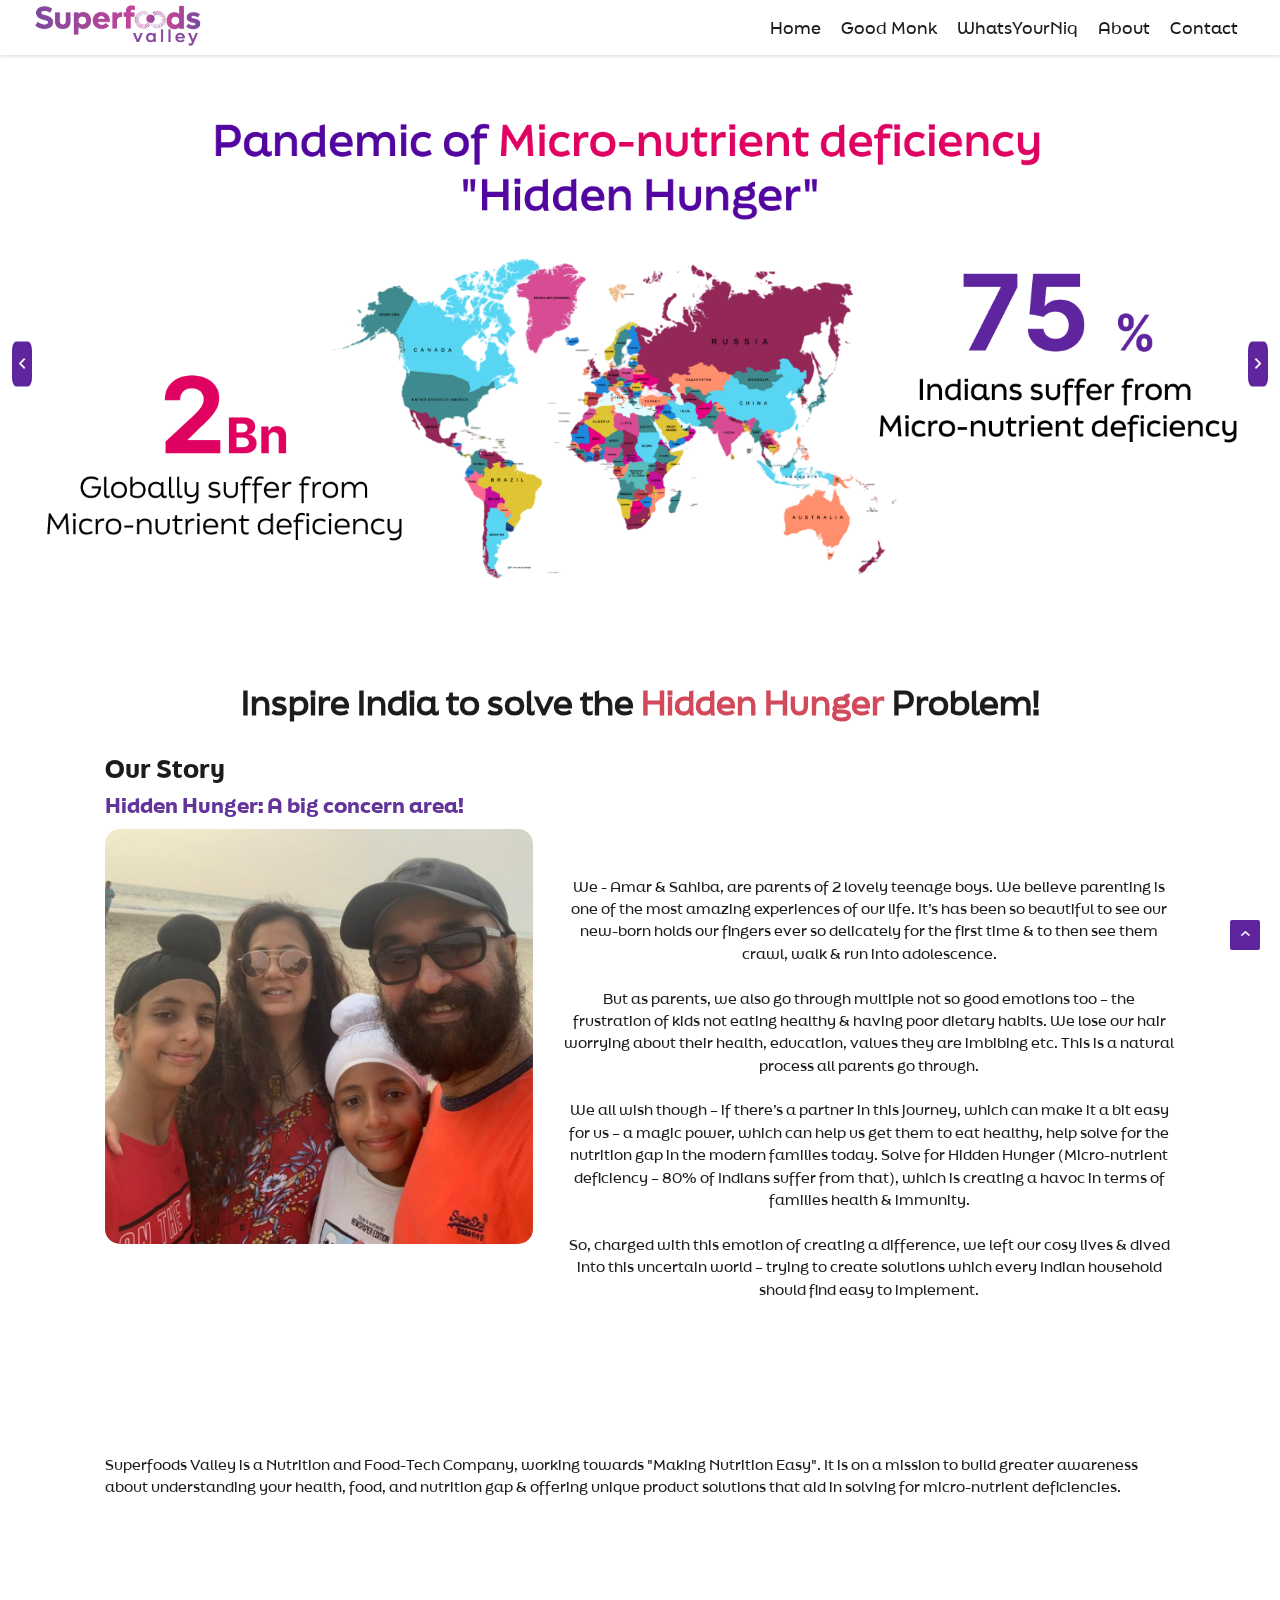
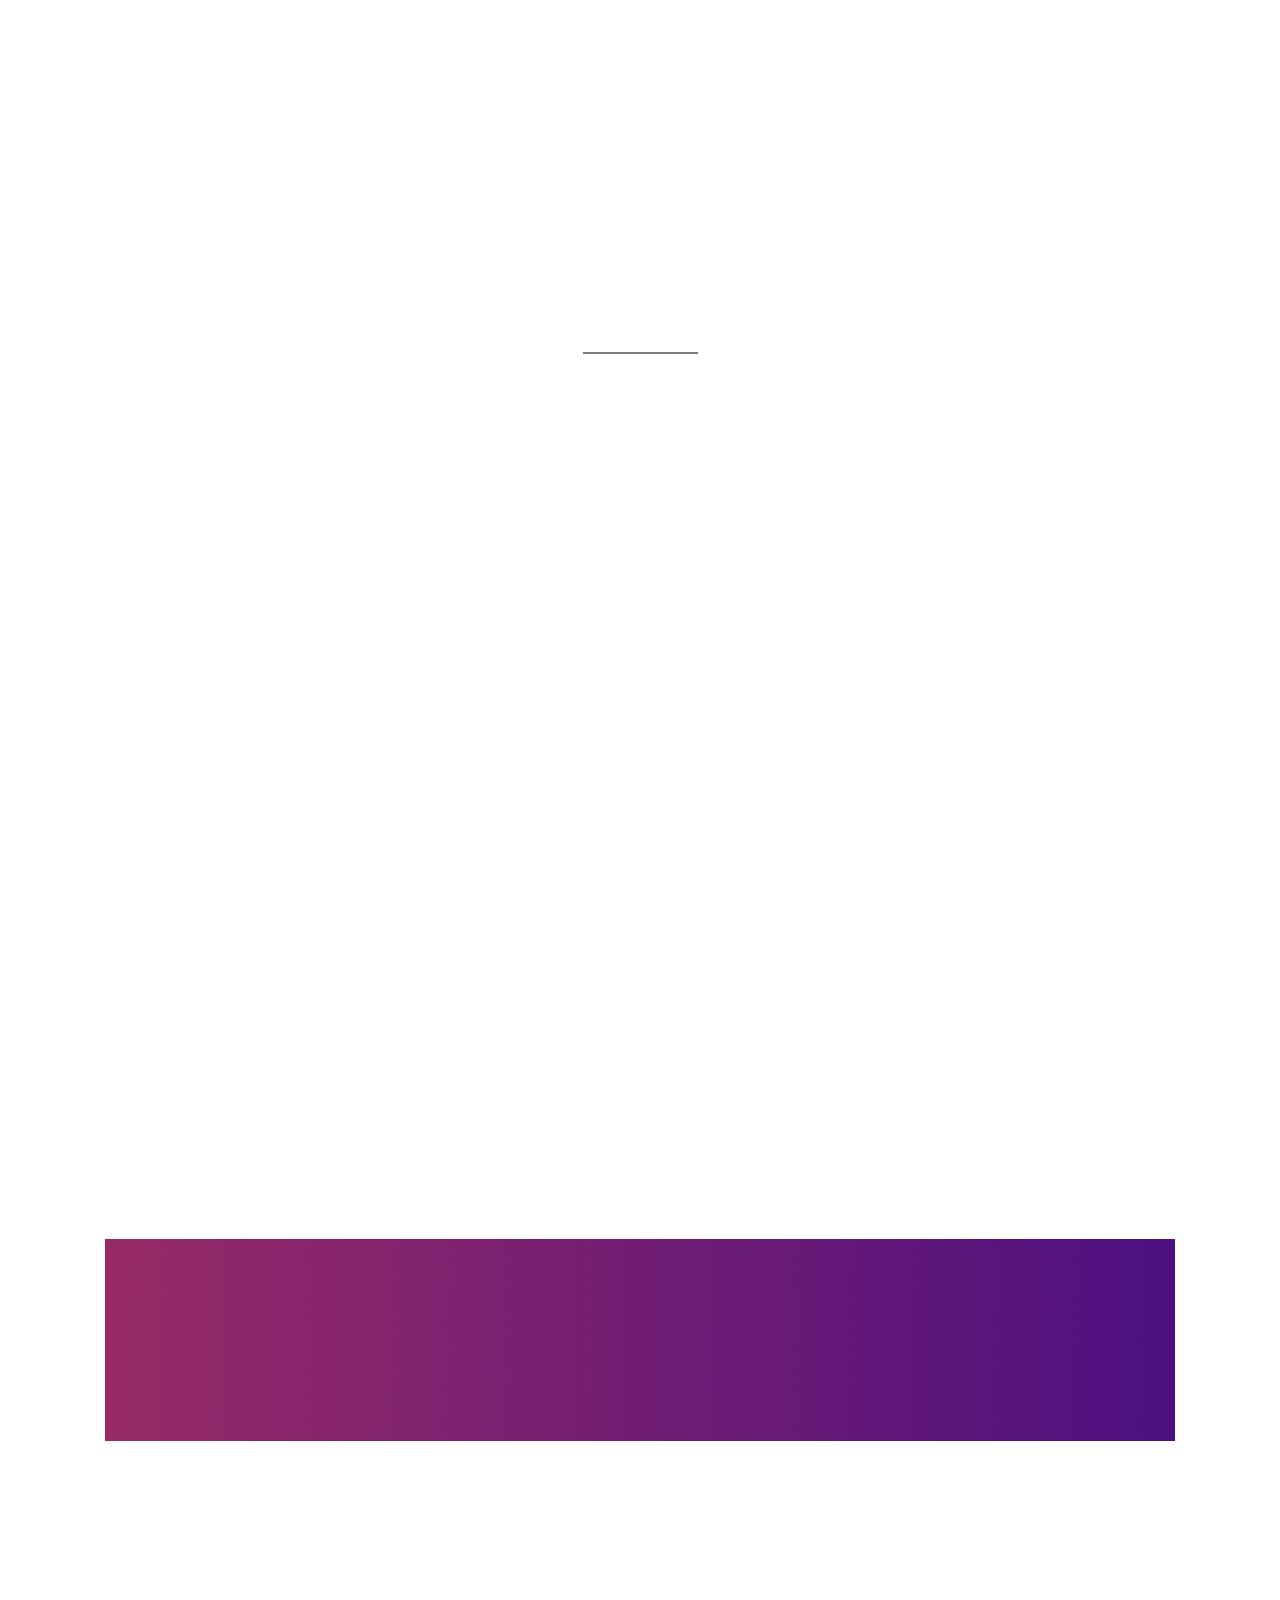
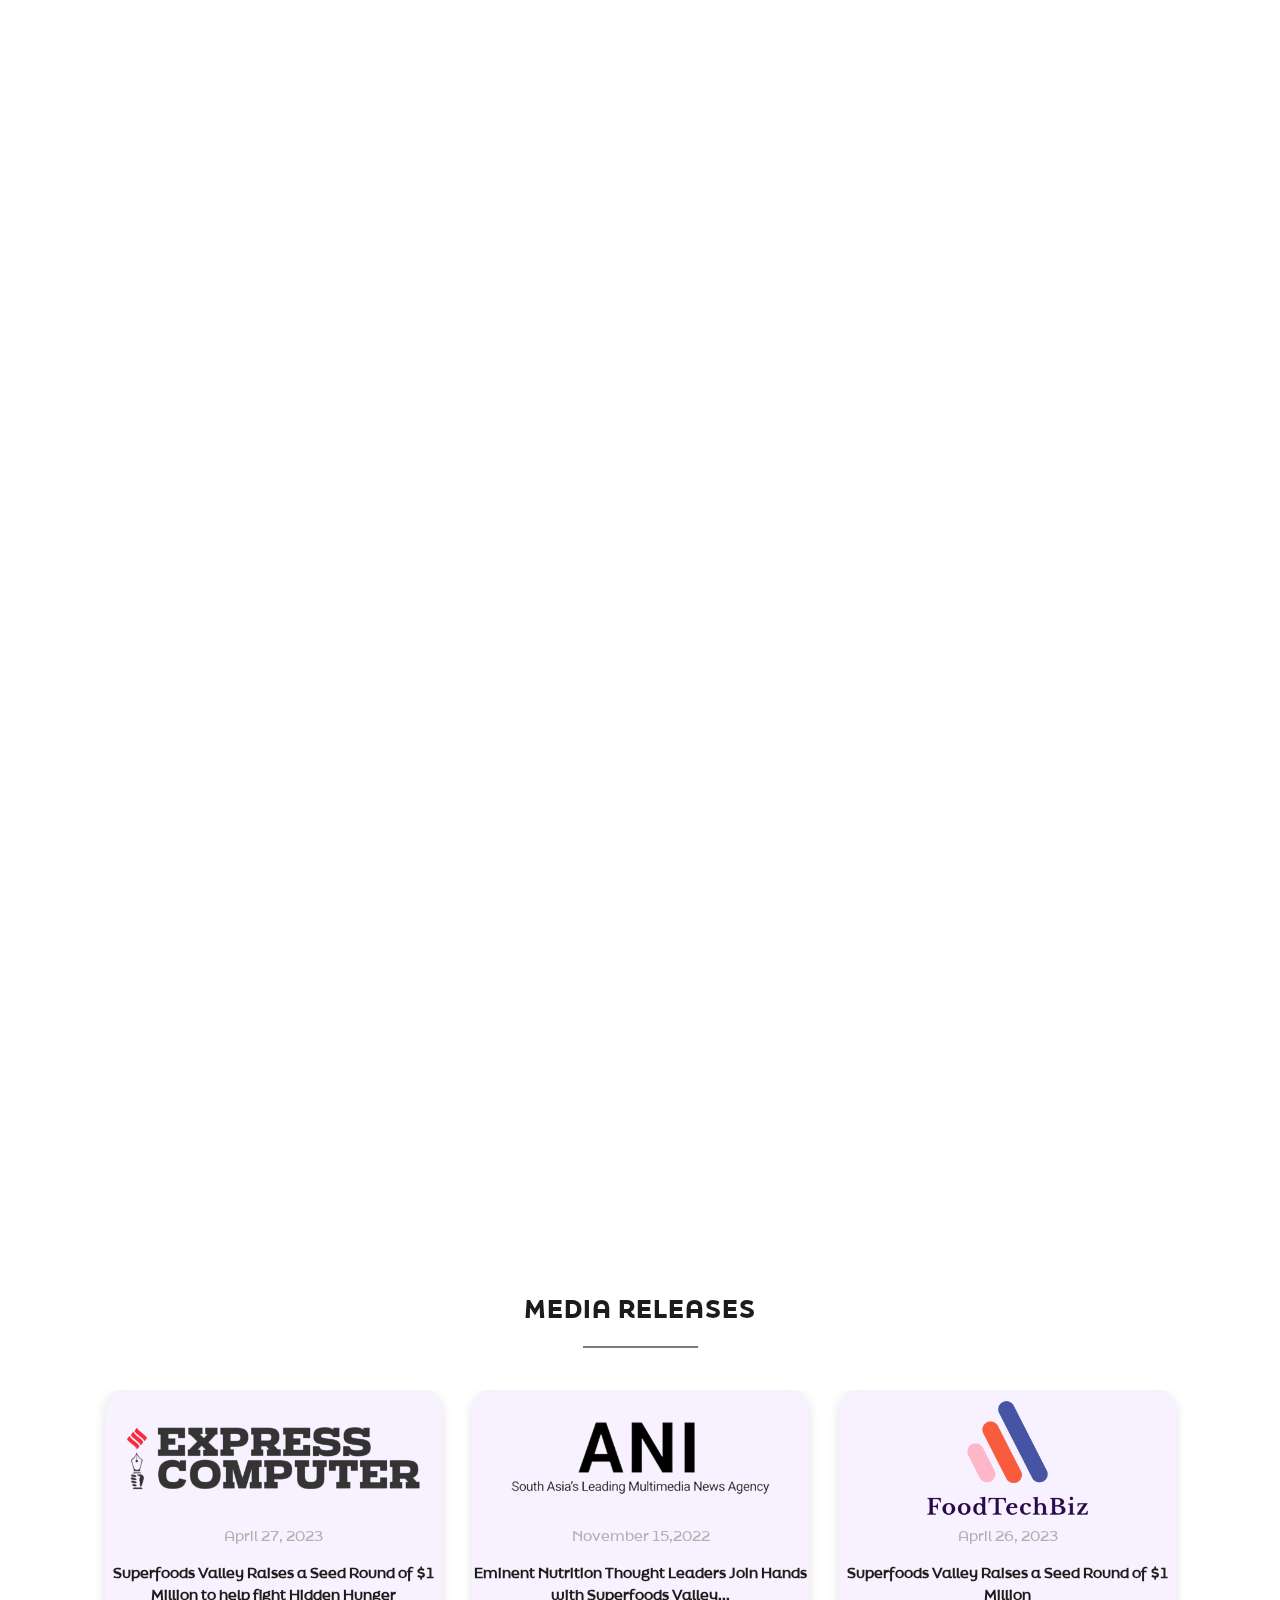
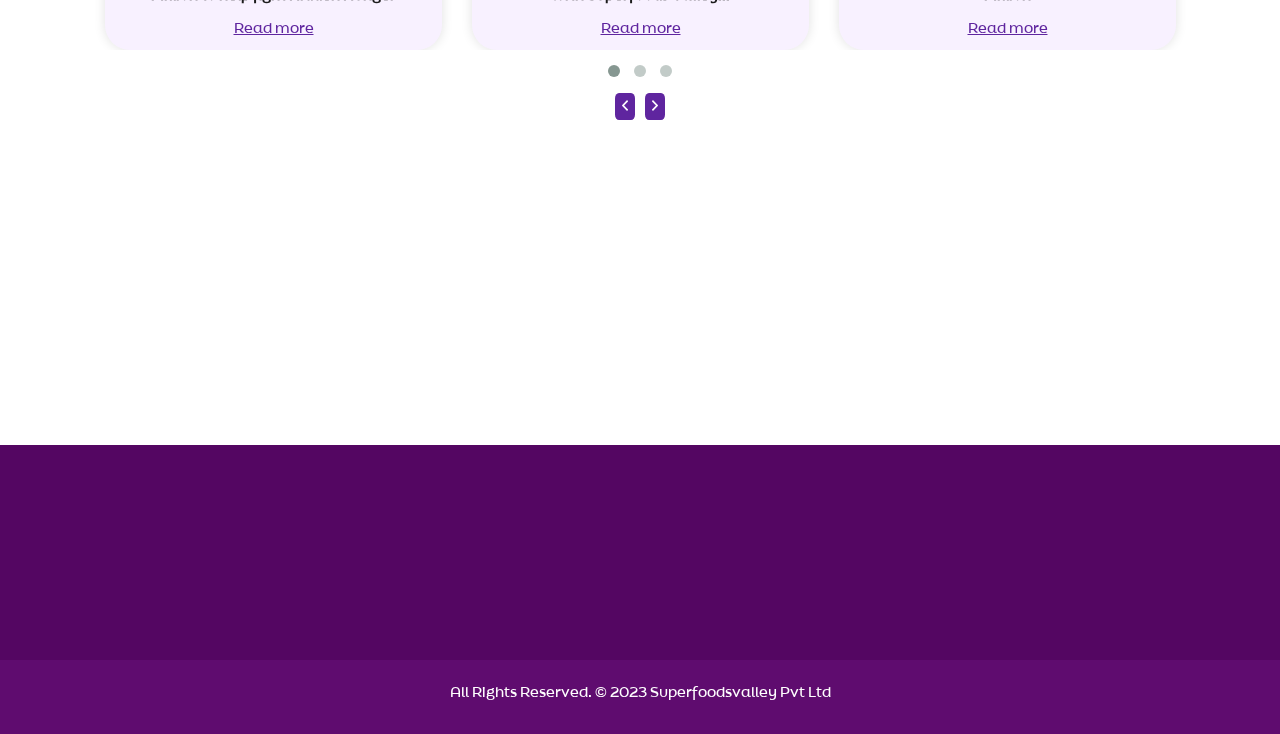
<file: index.html>
<!DOCTYPE html>
<html lang="en">
<head>
<!-- Meta Data -->
<meta charset="utf-8">
<meta http-equiv="X-UA-Compatible" content="IE=edge">
<meta name="viewport" content="width=device-width, initial-scale=1">
<title>Superfoodsvalley</title>
<meta name="viewport" content="width=device-width, initial-scale=1.0, maximum-scale=1.0, user-scalable=no">

<!-- Favicon -->
<link rel="icon" type="image/png" href="img/assets/favicon.ico">

<!-- Stlylesheet -->
<link rel="stylesheet" href="bootstrap/css/bootstrap.min.css" type="text/css" />
<link rel="stylesheet" href="css/font-awesome/css/font-awesome.css" type="text/css" />
<link rel="stylesheet" href="css/style.css" type="text/css" />
<link rel="stylesheet" href="css/no-ui-slider/jquery.nouislider.css" type="text/css" />

<!-- Skin Color -->
<link rel="stylesheet" href="css/colors/green.css" id="color-skins"/>

<!-- Google API -->
<!-- <script src="https://maps.googleapis.com/maps/api/js?key=AIzaSyBNHByuVhlmaPhHbkmeKhOJxHjgXzbn1nQ&callback=initMap" async defer></script> -->

</head>
<body>

<!-- Start Preloader -->
<div id="loader">
   <div class="spinner">
      <div class="cube cube0"></div>
      <div class="cube cube1"></div>
      <div class="cube cube2"></div>
      <div class="cube cube3"></div>
      <div class="cube cube4"></div>
      <div class="cube cube5"></div>
      <div class="cube cube6"></div>
      <div class="cube cube7"></div>
      <div class="cube cube8"></div>
      <div class="cube cube9"></div>
      <div class="cube cube10"></div>
      <div class="cube cube11"></div>
      <div class="cube cube12"></div>
      <div class="cube cube13"></div>
      <div class="cube cube14"></div>
      <div class="cube cube15"></div>
   </div>
</div>
<!-- End Preloader -->

<!-- Start Header -->
<header>
   <nav class="navbar navbar-small navbar-default navbar-alt">
      <div class="container">
         <!-- Brand and toggle get grouped for better mobile display -->
         <div class="navbar-header">
            <button type="button" class="navbar-toggle" data-toggle="collapse" data-target="#main-nav">
            <span class="sr-only">Toggle navigation</span>
            <span class="icon-bar"></span>
            <span class="icon-bar"></span>
            <span class="icon-bar"></span>
            </button>
            <a class="navbar-brand to-top" rel="home" href="#">
               <!-- <img src="img/assets/logo-white.png" alt="Superfoodsvalley" class="logo-big"> -->
               <img src="img/assets/logo-dark.png" alt="Superfoodsvalley" class="logo-small">
            </a>
         </div>
         <!-- Collect the nav links, forms, and other content for toggling -->
         <div class="collapse navbar-collapse" id="main-nav">
            <ul class="nav navbar-nav navbar-right">
               <li>
                  <a class="to-top">
                     Home
                  </a>
               </li>
               <li>
                  <a href="https://www.goodmonk.in/" target="_blank">
                     Good Monk
                  </a>
               </li>
               <li class="to-section">
                  <a href="wniq">
                     WhatsYourNiq
                  </a>
               </li>
               <li class="to-section">
                  <a href="#about">
                     About
                  </a>
               </li>
               <!-- <li class="to-section">
                  <a href="#team">
                     Team
                  </a>
               </li>                -->
               <li class="to-section">
                  <a href="#footer">
                     Contact
                  </a>
               </li>               
            </ul>
         </div>
         <!-- /.navbar-collapse -->
      </div>
      <!-- /.container -->
   </nav>   
</header>
<!-- End Header -->

<!-- Start Home Revolution Slider Parallax Section -->

<!-- End Home Revolution Slider Parallax Section -->

<section id="header-banner">
   <!-- <div class="hero"> -->
      
      <div class="row banner-mob-carousel justify-content-center align-items-center wow fadeInUp">
         <div class="col-sm-12">
            <div class="carousel-wrapper">
               <div class="owl-carousel" id="full-width-carousel-mobile">
                  <!-- Mobile Version -->
                  <div class="item">
                     <img class="mobile-only" src="img/header/banner-landing-mobile.png" alt="Mobile Image 1">
                  </div>
                  <div class="item">
                     <img class="mobile-only" src="img/header/Team-photo-mobile.png" alt="Mobile Image 1">
                  </div>
                  <div class="item">
                     <img class="mobile-only" src="img/header/gm-mobile.jpg" alt="Mobile Image 2">
                  </div>
                  <div class="item">
                     <img class="mobile-only" src="img/header/Wniq-mobile.png" alt="Mobile Image 2">
                  </div>
                  <div class="item">
                     <img class="mobile-only" src="img/header/council-mobile.jpg" alt="Mobile Image 3">
                  </div>
                  <div class="item">
                     <img class="mobile-only" src="img/header/IDA-mobile.jpg" alt="Mobile Image 4">
                  </div>
               </div>
            </div>
         </div>
      </div>
      
      <div class="row banner-desk-carousel justify-content-center align-items-center wow fadeInUp">
         <div class="col-md-12">
            <div class="carousel-wrapper">
               <div class="owl-carousel banner-desk-carousel" id="full-width-carousel-desktop">
                  <!-- Desktop Version -->
                  <div class="item">
                     <img class="desktop-only" src="img/backgrounds/banner_landing.png" alt="Desktop Image 1">
                  </div>
                  <div class="item" >
                     <img class="desktop-only" src="img/header/Team-photo-desktop.png" alt="Desktop Image 2">
                  </div>
                  <div class="item" >
                     <img class="desktop-only" src="img/header/gm-desktop.png" alt="Desktop Image 3">
                  </div>
                  <div class="item" >
                     <img class="desktop-only" src="img/header/Wniq-desktop-new.png" alt="Desktop Image 4">
                  </div>
                  <div class="item" >
                     <img class="desktop-only" src="img/header/council-desktop.png" alt="Desktop Image 5">
                  </div>
                  <div class="item">
                     <img class="desktop-only" src="img/header/IDA-desktop.png" alt="Desktop Image 6">
                  </div>
               </div>
            </div>
         </div>
      </div>

   <!-- </div> -->
    
</section>

<div class="container main-container">

   <!-- Start About Section -->
   <section id="about">
      <div class="container">
         <div class="abt-txt text-center">
            <strong style="font-size: 32px;">Inspire India to solve the <span style="color: #D1495B;">Hidden Hunger</span> Problem!</strong>
         </div>
         <div class="row">
            <div class="col-md-5 text-left about-text">
               <h3 class="wow fadeInUp">Our Story </h3>
               <h4 class="fadeInUp" style="color: #63359b;">Hidden Hunger: A big concern area!</h4>
               <img src="img/about-us/our-story.png" class="img-responsive" alt="" style="border-radius: 15px;"/>             
            </div>
            <div class="col-md-7 wow fadeInUp text-center about-text">
               <p>We - Amar &amp; Sahiba, are parents of 2 lovely teenage boys. We believe parenting is one of the most amazing experiences of our life. It’s has been so beautiful to see our new-born holds our fingers ever so delicately for the first time & to then see them crawl, walk & run into adolescence. <br /><br /> But as parents, we also go through multiple not so good emotions too – the frustration of kids not eating healthy & having poor dietary habits. We lose our hair worrying about their health, education, values they are imbibing etc. This is a natural process all parents go through. <br /><br /> We all wish though – if there’s a partner in this journey, which can make it a bit easy for us – a magic power, which can help us get them to eat healthy, help solve for the nutrition gap in the modern families today. Solve for Hidden Hunger (Micro-nutrient deficiency – 80% of Indians suffer from that), which is creating a havoc in terms of families health & immunity. <br /><br /> So, charged with this emotion of creating a difference, we left our cosy lives & dived into this uncertain world – trying to create solutions which every Indian household should find easy to implement.</p>
            </div>
         </div>
      </div>
   </section>
   <!-- End About Section -->

   <section id="features">
      <div class="container">
         <div class="col-md-12 text-center wow fadeInUp">
            <h3 class="section-title">About our Company</h3>            
            <h4 class="subheading"></h4>
         </div>
         <p>Superfoods Valley is a Nutrition and Food-Tech Company, working towards "Making Nutrition Easy". It is on a mission to build greater awareness about understanding your health, food, and nutrition gap & offering unique product solutions that aid in solving for micro-nutrient deficiencies.</p> <br />
         <div class="row features-row wow fadeInUp">            
            <div class="col-md-5 wow fadeInUp">
               <h3>Vision of</h3>
               <h4 style="color: #63359b;">Inspiring people to eat nutritious & live healthy!</h4>
               <br />
               <h3>Mission to</h3>
               <h4 style="color: #63359b;">Make Nutrition Easy!</h4>
            </div>
            <div class="col-md-7 wow fadeInUp">
               <p>In Indian households, Moms have learnt to smuggle nutrition into family’s food – whether it’s an extra topping of desi-ghee, grinding veggies & dry -fruits to smuggle them into curries, noodles, deserts etc.</p> <br />
               <p>We are inspired by the ingenuity of Moms & therefore we are developing a range of products which are built on this promise of “Smuggling Daily Nutrition”</p> <br />
               <p>Good Monk Family’s secret nutrition mix is born out of this purpose of serving consumers – help them understand their health, nutrition gap & then resolve through a unique product which is loaded with goodies, has no baddies & can be smuggled into multiple foods & beverages without them getting to know & you spending hours figuring out how. Excited.</p>
            </div>
         </div>
      </div>
   </section>

   <!-- Start Get Connected -->
   <section id="services">
      <div class="container">
         <div class="col-sm-12 text-center">
            <h3 class="section-title wow fadeInUp">Our Products</h3>
            <h4 class="subheading"></h4>
            <!-- <h3 class="wow fadeInUp">Our Products</h4> -->
         </div>         

         <div class="wow fadeInUp">
            <div class="col-sm-6 carousel-wrap text-center">
               <h4><a href="https://www.goodmonk.in/" target="_blank">@GoodMonk</a></h4>
               <div class="owl-carousel" id="owl-product-1" >
                  <img src="img/product/Rectangle_1.png" alt="Good Monk" style="width: 100%;">
                  <img src="img/product/Rectangle_11_gm.jpg" alt="Good Monk" style="width: 100%;">
                  <img src="img/product/Rectangle_10_gm.jpg" alt="Good Monk" style="width: 100%;">
                  <img src="img/product/Rectangle_9_gm.jpg" alt="Good Monk" style="width: 100%;">
                  <img src="img/product/Rectangle_8_gm.jpg" alt="Good Monk" style="width: 100%;">
               </div>
            </div>
            <div class="col-sm-6 carousel-wrap text-center">
               <h4><a href="wniq.html">@WhatsYourNiq</a></h4>
                  <div class="owl-carousel" id="owl-product-2">
                        <img src="img/product/Rectangle_2.jpeg" alt="WhatsYourNiq" style="width: 100%;">                     
                        <img src="img/product/Rectangle-7-wniq.png" alt="WhatsYourNiq" style="width: 100%;">
                        <img src="img/product/Rectangle-6-wniq.png" alt="WhatsYourNiq" style="width: 100%;">
                        <img src="img/product/Rectangle-3-wniq.png" alt="WhatsYourNiq" style="width: 100%;">
                        <img src="img/product/Rectangle-5-wniq.png" alt="WhatsYourNiq" style="width: 100%;">
                  </div>                  
               </div>
            </div>            
         </div>
      
         <!-- Last layout card wise products layout  -->
         <!-- <div class="row features-row wow fadeInUp" style="margin-top: 2em;">
            <div class="col-md-6">
               <div class="card prod-card text-center">                  
                  <div class="card-body text-center" style="background: #F8F1FF;box-shadow: 0px 0px 12px rgba(0, 0, 0, 0.12);border-radius: 25px;">
                     <img src="img/product/Image_104.png" alt="Nutrition" style="margin-top: 2em;">
                     <h4>Khaane mein mix karein, Nutrition fix karein</h4>
                     <img src="img/product/Good_Monk.png" class="card-img-top" alt="Card Image">
                     <div>
                        <a href="https://www.goodmonk.in/" target="_blank">
                           <img src="img/product/Prod-btn.png" alt="good monk" style="width: 30%; height: 70%; margin-bottom: 5em;">
                        </a>
                     </div>
                  </div>                  
               </div>
            </div>
            <div class="col-md-6">
               <div class="card prod-card text-center">                  
                  <div class="card-body" style="background: #FFF9F1;box-shadow: 0px 0px 12px rgba(0, 0, 0, 0.12);border-radius: 25px;">
                     <div class="text-center justify-content-center">
                        <img src="img/product/Artboard_Niq.png" alt="WhatsYourNiq" style="margin-top: 2em;">
                        <h4>Make smarter food choice</h4>
                        <img src="img/product/Wniq.png" alt="WhatsYourNiq">
                        <div>
                           <a href="#people-section">
                              <img src="img/product/Prod-btn.png" alt="good monk" style="width: 30%; height: 70%; margin-bottom: 5em;">
                           </a>
                        </div>
                     </div>
                  </div>               
               </div>
            </div>
         </div> -->
         <!-- End Last layout card wise products layout -->         
   </section>
   <!-- End Services Section -->

   <section id="team">
      <div class="container">                     
         <div class="col-md-12 text-center wow fadeInUp">
            <h3 class="section-title">Meet the Scientific Council</h3>
            <p class="subheading"></p>
         </div>

         <div class="abt-us-strip">
            <div class="row wow fadeInUp">            
               <div class="col-sm-6 wow fadeInUp">
                  <!-- <img src="img/about-us/bg-team-1.png" class="img-responsive" alt=""/> -->
                  <!-- <div class="video-thumbnail">
                     <img class="thumbnail-image" src="img/nutrition team/Rectangle-1.png" alt="Video Thumbnail">
                     <a href="https://www.youtube.com/embed/V2epNFjqo6A?enablejsapi=1&loop=1&playlist=V2epNFjqo6A" target="_blank">
                       <img class="play-button" src="img/backgrounds/yt-thumb.png" alt="Play Button">
                     </a>
                  </div>  -->
                  <div class="video-thumbnail mobile-vers">
                     <div class="video-container">
                        <img class="thumbnail-image" src="img/nutrition team/Rectangle-1.png" alt="Video Thumbnail">
                        <img class="play-button" src="img/backgrounds/yt-thumb.png" alt="Play Button" onclick="playVideo('V2epNFjqo6A')">
                     </div>
                  </div>
               </div>
               <div class="col-sm-5 text-center wow fadeInUp">
                  <p style="color: #FFFFFF;">Eminent World-Class Nutrition & Wellness Thought Leaders join hands with us to bring about "Nutritional Transparency" and solve for "Hidden Hunger"</p>
               </div>
            </div>
         </div>         

         <div class="row justify-content-center align-items-center wow fadeInUp">
            <div class="col-md-12">
               <div class="carousel-wrapper">
                  <div class="owl-carousel" id="owl-council">
                     <div class="team-member align-items-center">
                        <div class="effect effects wow fadeInUp">
                           <div class="img">
                              <img src="img/nutrition team/council-5.png" class="img-responsive" alt=""/>                     
                           </div>
                        </div>
                        <div class="member-info wow fadeInUp">
                           <h6>Mrs. Sheela Krishnaswamy</h6>
                           <p class="highlight">Renowned diet, nutrition &amp; wellness consultant with over 40 years of experience</p>
                           <!-- <div class="content-overlay mobile-hover">
                              <div class="content-text">
                                <strong>Mrs. Sheela Krishnaswamy</strong>
                                <p class="highlight">Renowned diet, nutrition & wellness consultant with over 40 years of experience</p>
                              </div>
                           </div> -->
                        </div>
                     </div>
                     <div class="team-member">
                        <div class="effect effects wow fadeInUp">
                           <div class="img">
                              <img src="img/nutrition team/council-2.png" class="img-responsive" alt="" />                     
                           </div>
                        </div>
                        <div class="member-info wow fadeInUp">
                           <h6>Dr. PR Krishnaswamy</h6>
                           <p class="highlight">Former Founder-Director Protein Foods & Nutrition Development Association of India</p>
                           <!-- <div class="content-overlay mobile-hover">
                              <div class="content-text member-txt-2">
                                <strong>Dr. PR Krishnaswamy</strong>
                                <p class="highlight">Former Founder-Director Protein Foods & Nutrition Development Association of India</p>
                              </div>
                           </div> -->
                        </div>
                     </div>
                     <div class="team-member">
                        <div class="effect effects wow fadeInUp">
                           <div class="img">
                              <img src="img/nutrition team/council-3.png" class="img-responsive" alt="" />                     
                           </div>
                        </div>
                        <div class="member-info wow fadeInUp">
                           <h6>Dr. B Sesikeran</h6>
                           <p class="highlight">Former Director: National Institute of Nutrition (ICMR)</p>
                           <!-- <div class="content-overlay mobile-hover">
                              <div class="content-text">
                                <strong>Dr. B Sesikeran</strong>
                                <p class="highlight">Former Director: National Institute of Nutrition (ICMR)</p>
                              </div>
                           </div> -->
                        </div>
                     </div>
                     <div class="team-member">
                        <div class="effect effects wow fadeInUp">
                           <div class="img">
                              <img src="img/nutrition team/council-4.png" class="img-responsive" alt="" />                     
                           </div>
                        </div>
                        <div class="member-info wow fadeInUp">
                           <h6>Dr. Shovan Ganguli</h6>
                           <p class="highlight">R&D Leader @ Unilever & Diageo with 30+ years of experience</p>
                           <!-- <div class="content-overlay mobile-hover">
                              <div class="content-text">
                                <strong>Dr. Shovan Ganguli</strong>
                                <p class="highlight">R&D Leader @ Unilever & Diageo with 30+ years of experience</p>
                              </div>
                           </div> -->
                        </div>
                     </div>
                     
                     <div class="team-member">
                        <div class="effect effects wow fadeInUp">
                           <div class="img">
                              <img src="img/nutrition team/council-1.png" class="img-responsive" alt="" />                     
                           </div>
                        </div>
                        <div class="member-info wow fadeInUp">
                           <h6>Mrs. Mallika Janakiraman</h6>
                           <p class="highlight">A senior Nutrition Business Strategy Consultant with nearly 30 years of experience across academic and FMCG companies (Kellogg, Nestle and PepsiCo)</p>
                           <!-- <div class="content-overlay mobile-hover">
                              <div class="content-text member-txt">
                                <strong>Mrs. Mallika Janakiraman</strong>
                                <p class="highlight">A senior Nutrition Business Strategy Consultant with nearly 30 years of experience across academic and FMCG companies (Kellogg, Nestle and PepsiCo)</p>
                              </div>
                           </div> -->
                        </div>
                     </div>
                  </div>
               </div>
            </div>
         </div>
      </div>
      <!-- Add iframe to the video in the page -->
      <script>
         function playVideo(videoId) {
            var thumbnail = document.querySelector('.thumbnail-image');
            var playButton = document.querySelector('.play-button');
         
            thumbnail.style.display = 'none';
            playButton.style.display = 'none';
         
            var iframe = document.createElement('iframe');               
            iframe.src = 'https://www.youtube.com/embed/' + videoId + '?autoplay=1';            
            iframe.frameborder = '0';
            // iframe.allowfullscreen = true;
         
            var videoThumbnail = document.querySelector('.video-thumbnail');
            videoThumbnail.appendChild(iframe);
         }
      </script>
   </section>
   <!-- End Team Section -->

   <!-- Start Features Section -->
   <section id="features">
      <div class="container">
         <div class="col-md-12 text-center wow fadeInUp">
            <h3 class="section-title">Serve before we sell</h3>            
            <h4 class="subheading"></h4>
         </div>         
         <div class="row features-row wow fadeInUp">
            <div class="col-md-4">
               <img src="img/about-us/Community.webp" alt="" />
            </div>
            <div class="col-md-8" style="margin-top: 2em;">
               <h3 style="color:#63359b;">For our consumers</h3>
               <p>We are creating a nutrition <span style="color: #63359b;">service</span> ecosystem</p>
               <p>Which helps them understand the basics of nutrition, understand their health, nutrition gap & make smarter food choices. This ensures that our consumers get onto a track of sustainable nutritious eating & good health!</p>
            </div>
         </div>
         
           
         <div class="row features-row wow fadeInUp">
            <div class="col-md-8 text-left" style="margin-top: 1em;">
               <h3 style="color: #FF784B;">For our community</h3>
               <p>Especially those that are <span style="color: #FF784B;">less</span> privileged</p>
               <p>We will share our meals (profits) with them. For every unit sold of Good Monk – 1% of our sales will be contributed to serving nutritious food & Good Monk to kids through mid-day meal programs to build a stronger nation.</p>
            </div>
            <div class="col-md-4 text-right">
               <img src="img/about-us/shutterstock_1777385477.avif" alt="" style="border-radius: 15px; padding-right: 50px;"/>
            </div>
         </div>
        </div>         
   </section>
   <!--End Features Section -->

   
   
   <!-- Start Fun Facts Section -->
   <!-- <section id="fun-facts" class="parallax-section-5">
      <div class="container">
         <div class="col-md-12 text-center white wow fadeInUp">
            <h3 class="section-title white">Some interesting facts about Good Monk</h3>
            <p class="subheading">Interdisciplinary team with <span class="highlight">big ideas</span> and challenges.</p>
         </div>
         <div class="counter-row row text-center wow fadeInUp">
            <div class="col-md-4 col-sm-6 fact-container">
               <div class="fact">
                  <span class="counter highlight">100000</span>
                  <span class="highlight" style="font-size: 65px; font-weight: 700;">+</span>
                  <h4 class="black">Sachets Sold</h4>
               </div>
            </div>
            <div class="col-md-4 col-sm-6 fact-container">
               <div class="fact">
                  <span class="counter highlight">150</span>
                  <span class="highlight" style="font-size: 65px; font-weight: 700;">+</span>
                  <h4 class="black">Quality Checks</h4>
               </div>
            </div>
            <div class="col-md-4 col-sm-6 fact-container">
               <div class="fact">
                  <span class="counter highlight">4.8</span>
                  <span class="highlight" style="font-size: 65px; font-weight: 700;">+</span>
                  <h4 class="black">Amazon Rating</h4>
               </div>
            </div>            
         </div>
      </div>
   </section> -->
   <!-- End Fun Facts Section -->
   
   <!-- Start Team Section -->
   

   <!-- Media section -->
   <section class="container text-center" id="media">
      <h3 class="section-title">Media Releases</h3>   
      <p class="subheading"></p>   
         <div class="row">
            <div class="media-background" id="owl-media">
               <div class="col-sm-12">
                  <div class="card text-center">                     
                     <div class="card-body text-center">                        
                        <div class="text-center">
                           <img src="img/media/Frame-2244.webp" alt="expresscomputer">                     
                           <p style="margin-bottom: 1em;color: #b1b1b1;">April 27, 2023</p>
                           <p style="font-weight: 600;">Superfoods Valley Raises a Seed Round of $1 Million to help fight Hidden Hunger</p>
                           <p><a href="https://www.expresscomputer.in/news/superfoods-valley-raises-a-seed-round-of-1-million-to-help-fight-hidden-hunger-through-its-flagship-brand-good-monk/97244/" target="_blank"><u>Read more</u></a></p>
                        </div>
                     </div>                  
                  </div>
               </div>         
               <div class="col-sm-12">
                  <div class="card text-center">                  
                     <div class="card-body text-center">                        
                        <div>
                           <img src="img/media/Frame-2250.webp" alt="ANI">
                           <p style="margin-bottom: 1em;color: #b1b1b1;">November 15,2022</p>
                           <p style="margin-top: 1em; font-weight: 600;">Eminent Nutrition Thought Leaders Join Hands with Superfoods Valley...</p>
                           <p><a href="https://www.aninews.in/news/business/business/eminent-nutrition-thought-leaders-join-hands-with-superfoods-valley-to-support-nutritional-transparency-and-solve-for-hidden-hunger20221115120634/" target="_blank"><u>Read more</u></a></p>
                        </div>
                     </div>                  
                  </div>
               </div>
               <div class="col-sm-12">
                  <div class="card text-center">                  
                     <div class="card-body text-center">                        
                        <div>
                           <img src="img/media/Frame-2246.webp" alt="foodtechbiz">                     
                           <p style="margin-bottom: 1em;color: #b1b1b1;">April 26, 2023</p>
                           <p style="margin-top: 1em; font-weight: 600;">Superfoods Valley Raises a Seed Round of $1 Million</p>
                           <p><a href="https://www.foodtechbiz.com/business-updates/superfoods-valley-raises-a-seed-round-of-1-million" target="_blank"><u>Read more</u></a></p>
                        </div>
                     </div>                  
                  </div>
               </div>
               <div class="col-sm-12">
                  <div class="card text-center">                  
                     <div class="card-body text-center">                        
                        <div>
                           <img src="img/media/Frame-2243.webp" alt="mumbainewsexpress">                        
                           <p style="margin-bottom: 1em;color: #b1b1b1;">April 26, 2023</p>
                           <p style="margin-top: 1em; font-weight: 600;">Superfoods Valley Raises a Seed Round of $1 Million</p>
                           <p><a href="https://mumbainewsexpress.com/superfoods-valley-raises-a-seed-round-of-1-million-to-help-fight-hidden-hunger-through-its-flagship-brand-good-monk/" target="_blank"><u>Read more</u></a></p>
                        </div>
                     </div>                  
                  </div>
               </div>
               <div class="col-sm-12">
                  <div class="card text-center">                  
                     <div class="card-body text-center">                        
                        <div>
                           <img src="img/media/Frame-2245.webp" alt="economictimes">                        
                           <p style="margin-bottom: 1em;color: #b1b1b1;">April 20, 2023</p>
                           <p style="margin-top: 1em; font-weight: 600;">Good Monk collaborates with IDA to create awareness about hidden hunger</p>
                           <p><a href="https://health.economictimes.indiatimes.com/news/industry/good-monk-collaborates-with-ida-to-create-awareness-about-hidden-hunger/99625888" target="_blank"><u>Read more</u></a></p>
                        </div>
                     </div>                  
                  </div>
               </div>
               <div class="col-sm-12">
                  <div class="card text-center">                  
                     <div class="card-body text-center">                        
                        <div>
                           <img src="img/media/Frame-2248.webp" alt="fnbnews" >                        
                           <p style="margin-bottom: 1em;color: #b1b1b1;">May 31, 2023</p>
                           <p style="margin-top: 1em; font-weight: 600;">Superfoods Valley sees personalised nutrition emerging as significant trend</p>
                           <p><a href="http://www.fnbnews.com/Top-News/superfoods-valley-seespersonalised-nutrition-emerging-as-significant-trend-72306" target="_blank"><u>Read more</u></a></p>
                        </div>
                     </div>                  
                  </div>
               </div>
               <div class="col-sm-12">
                  <div class="card text-center">                  
                     <div class="card-body text-center">                        
                        <div>
                           <img src="img/media/Frame-2247.webp" alt="healthsite">                        
                           <p style="margin-bottom: 1em;color: #b1b1b1;">August 19, 2022</p>
                           <p style="margin-top: 1em; font-weight: 600;">How Can India Eliminate Hidden Hunger</p>
                           <p><a href="https://www.thehealthsite.com/diseases-conditions/how-can-india-eliminate-hidden-hunger-902064/" target="_blank"><u>Read more</u></a></p>
                        </div>
                     </div>                  
                  </div>
               </div>
            </div> 
      </div>   
   </section>
   <!-- End media section -->   

   <!-- People love section -->
   <!-- <section class="container wow fadeInLeft text-center" id="people-section" style="margin-top: 5em;">      
         <h3>People Love</h3>
         <div class="wow fadeInUp">
            <div class="col-sm-6 carousel-wrap text-center">
                  <h4><a href="https://www.instagram.com/goodmonk.in/" target="_blank">@GoodMonk</a></h3>
                  <div class="owl-carousel" id="owl-product-1" >
                     <img src="img/product/Rectangle_1.png" alt="Good Monk" style="width: 100%;">
                     <img src="img/product/Rectangle_11_gm.jpg" alt="Good Monk" style="width: 100%;">
                     <img src="img/product/Rectangle_10_gm.jpg" alt="Good Monk" style="width: 100%;">
                     <img src="img/product/Rectangle_9_gm.jpg" alt="Good Monk" style="width: 100%;">
                     <img src="img/product/Rectangle_8_gm.jpg" alt="Good Monk" style="width: 100%;">
                  </div>
            </div>
            <div class="col-sm-6 carousel-wrap text-center">
                  <h4><a href="https://www.instagram.com/whatsyourniq/" target="_blank">@WhatsYourNiq</a></h3>
                  <div class="owl-carousel" id="owl-product-2">
                     <img src="img/product/Rectangle_2.jpeg" alt="WhatsYourNiq" style="width: 100%;">                     
                     <img src="img/product/Rectangle-7-wniq.png" alt="WhatsYourNiq" style="width: 100%;">
                     <img src="img/product/Rectangle-6-wniq.png" alt="WhatsYourNiq" style="width: 100%;">
                     <img src="img/product/Rectangle-3-wniq.png" alt="WhatsYourNiq" style="width: 100%;">
                     <img src="img/product/Rectangle-5-wniq.png" alt="WhatsYourNiq" style="width: 100%;">
                  </div>                  
            </div>
            </div>            
         </div>
   </section> -->
   <!-- End People love section -->

   <!-- Start Quote Section -->
   <!-- <section id="quote" class="parallax-section-6">
      <div class="container">
         <div class="row wow fadeInUp">
            <div class="col-lg-12 wow fadeInUp" style="z-index:3">
               <div id="quote-slider" class="owl-carousel">
                  <div>
                     <blockquote>
                        <i class="icon-left ion-quote ion-2x highlight"></i>
                        <span> The Difference between ordinary and extraordinary<br>
                        is just that little extra! </span>
                        <i class="icon-right ion-quote ion-2x highlight"></i>
                     </blockquote>
                     <h4 class="quote-author highlight">Superfoodsvalley Team</h4>
                  </div>
                  <div>
                     <blockquote>
                        <i class="icon-left ion-quote ion-2x highlight"></i>
                        <span> A Perfect Design is made with Passion, Dedication,<br>
                        and a lots of Coffee! </span>
                        <i class="icon-right ion-quote ion-2x highlight"></i>
                     </blockquote>
                     <h4 class="quote-author highlight">Superfoodsvalley Team</h4>
                  </div>
                  <div>
                     <blockquote>
                        <i class="icon-left ion-quote ion-2x highlight"></i>
                        <span> What separates design from art is that design is<br>
                        meant to be... functional. </span>
                        <i class="icon-right ion-quote ion-2x highlight"></i>
                     </blockquote>
                     <h4 class="quote-author highlight">Superfoodsvalley Team</h4>
                  </div>
               </div>
            </div>
         </div>
      </div>
   </section> -->
   <!-- End Quote Section -->
   
   <!-- Start Portfolio Section -->
   <!-- <section id="portfolio" style="position: relative;">
      <div class="separator"></div>
      <div class="container-fluid">
         <div class="col-md-12 text-center">
            <h3 class="section-title wow fadeInUp">Greatest Works.</h3>
            <p class="subheading wow fadeInUp">Creating products and services that <span class="highlight">transform brands</span>.</p>
         </div>
         <div id="filters-container-fullwidth" class="cbp-l-filters-alignCenter wow fadeInUp">
            <div data-filter="*" class="cbp-filter-item-active cbp-filter-item">All
               <div class="cbp-filter-counter"></div>
            </div>
            <div data-filter=".identity" class="cbp-filter-item">Identity
               <div class="cbp-filter-counter"></div>
            </div>
            <div data-filter=".web-design" class="cbp-filter-item">Web Design
               <div class="cbp-filter-counter"></div>
            </div>
            <div data-filter=".graphic" class="cbp-filter-item">Graphic
               <div class="cbp-filter-counter"></div>
            </div>
            <div data-filter=".logo" class="cbp-filter-item">Logo
               <div class="cbp-filter-counter"></div>
            </div>
            <div data-filter=".motion" class="cbp-filter-item">Motion
               <div class="cbp-filter-counter"></div>
            </div>
         </div>
         <div id="grid-container-fullwidth" class="cbp-l-grid-fullScreen">
            <ul>
               <li class="cbp-item effect effects identity logo">
                  <div class="img">
                     <img src="img/portfolio/1.jpg" class="img-responsive" alt="" />
                     <div class="overlay">
                        <ul class="expand">
                           <li class="cbp-l-icon">
                              <a href="img/portfolio/fullsize/1.jpg" class="cbp-lightbox" data-title="Dashboard<br>by Superfoodsvalley">
                                 <i class="icon-magnifier"></i>
                              </a>
                           </li>
                           <li class="cbp-l-icon">
                              <a href="projects/project1.html" class="cbp-singlePage">
                                 <i class="icon-link"></i>
                              </a>
                           </li>
                           <li class="cbp-l-caption-title">Future Trend</li>
                           <li class="cbp-l-caption-desc">by Superfoodsvalley Design</li>
                        </ul>
                     </div>
                  </div>
               </li>
               <li class="cbp-item effect effects identity logo">
                  <div class="img">
                     <img src="img/portfolio/2.jpg" class="img-responsive" alt="" />
                     <div class="overlay">
                        <ul class="expand">
                           <li class="cbp-l-icon">
                              <a href="img/portfolio/fullsize/2.jpg" class="cbp-lightbox" data-title="Dashboard<br>by Superfoodsvalley">
                                 <i class="icon-magnifier"></i>
                              </a>
                           </li>
                           <li class="cbp-l-icon">
                              <a href="projects/project2.html" class="cbp-singlePage">
                                 <i class="icon-link"></i>
                              </a>
                           </li>
                           <li class="cbp-l-caption-title">Pro Bicycle</li>
                           <li class="cbp-l-caption-desc">by Superfoodsvalley Design</li>
                        </ul>
                     </div>
                  </div>
               </li>
               <li class="cbp-item effect effects web-design">
                  <div class="img">
                     <img src="img/portfolio/3.jpg" class="img-responsive" alt="" />
                     <div class="overlay">
                        <ul class="expand">
                           <li class="cbp-l-icon">
                              <a href="img/portfolio/fullsize/3.jpg" class="cbp-lightbox" data-title="Dashboard<br>by Superfoodsvalley">
                                 <i class="icon-magnifier"></i>
                              </a>
                           </li>
                           <li class="cbp-l-icon">
                              <a href="projects/project3.html" class="cbp-singlePage">
                                 <i class="icon-link"></i>
                              </a>
                           </li>
                           <li class="cbp-l-caption-title">Door Cover</li>
                           <li class="cbp-l-caption-desc">by Superfoodsvalley Design</li>
                        </ul>
                     </div>
                  </div>
               </li>
               <li class="cbp-item effect effects motion identity">
                  <div class="img">
                     <img src="img/portfolio/4.jpg" class="img-responsive" alt="" />
                     <div class="overlay">
                        <ul class="expand">
                           <li class="cbp-l-icon">
                              <a class="cbp-lightbox" href="https://www.youtube.com/watch?v=3wbvpOIIBQA" data-title="Dashboard<br>by Superfoodsvalley">
                                 <i class="icon-magnifier"></i>
                              </a>
                           </li>
                           <li class="cbp-l-icon">
                              <a href="projects/project4.html" class="cbp-singlePage">
                                 <i class="icon-link"></i>
                              </a>
                           </li>
                           <li class="cbp-l-caption-title">Pro Close-up</li>
                           <li class="cbp-l-caption-desc">by Superfoodsvalley Design</li>
                        </ul>
                     </div>
                  </div>
               </li>
               <li class="cbp-item effect effects identity">
                  <div class="img">
                     <img src="img/portfolio/5.jpg" class="img-responsive" alt="" />
                     <div class="overlay">
                        <ul class="expand">
                           <li class="cbp-l-icon">
                              <a href="img/portfolio/fullsize/5.jpg" class="cbp-lightbox" data-title="Dashboard<br>by Superfoodsvalley">
                                 <i class="icon-magnifier"></i>
                              </a>
                           </li>
                           <li class="cbp-l-icon">
                              <a href="projects/project5.html" class="cbp-singlePage">
                                 <i class="icon-link"></i>
                              </a>
                           </li>
                           <li class="cbp-l-caption-title">Bohemian Coding</li>
                           <li class="cbp-l-caption-desc">by Superfoodsvalley Design</li>
                        </ul>
                     </div>
                  </div>
               </li>
               <li class="cbp-item effect effects motion logo">
                  <div class="img">
                     <img src="img/portfolio/6.jpg" class="img-responsive" alt="" />
                     <div class="overlay">
                        <ul class="expand">
                           <li class="cbp-l-icon">
                              <a href="https://www.youtube.com/watch?v=9No-FiEInLA" class="cbp-lightbox" data-title="Dashboard<br>by Superfoodsvalley">
                                 <i class="icon-magnifier"></i>
                              </a>
                           </li>
                           <li class="cbp-l-icon">
                              <a href="projects/project6.html" class="cbp-singlePage">
                                 <i class="icon-link"></i>
                              </a>
                           </li>
                           <li class="cbp-l-caption-title">Poster Wall</li>
                           <li class="cbp-l-caption-desc">by Superfoodsvalley Design</li>
                        </ul>
                     </div>
                  </div>
               </li>
               <li class="cbp-item effect effects web-design">
                  <div class="img">
                     <img src="img/portfolio/7.jpg" class="img-responsive" alt="" />
                     <div class="overlay">
                        <ul class="expand">
                           <li class="cbp-l-icon">
                              <a href="img/portfolio/fullsize/7.jpg" class="cbp-lightbox" data-title="Dashboard<br>by Superfoodsvalley">
                                 <i class="icon-magnifier"></i>
                              </a>
                           </li>
                           <li class="cbp-l-icon">
                              <a href="projects/project7.html" class="cbp-singlePage">
                                 <i class="icon-link"></i>
                              </a>
                           </li>
                           <li class="cbp-l-caption-title">Red Bridge</li>
                           <li class="cbp-l-caption-desc">by Superfoodsvalley Design</li>
                        </ul>
                     </div>
                  </div>
               </li>
               <li class="cbp-item effect effects web-design">
                  <div class="img">
                     <img src="img/portfolio/8.jpg" class="img-responsive" alt="" />
                     <div class="overlay">
                        <ul class="expand">
                           <li class="cbp-l-icon">
                              <a href="img/portfolio/fullsize/8.jpg" class="cbp-lightbox" data-title="Dashboard<br>by Superfoodsvalley">
                                 <i class="icon-magnifier"></i>
                              </a>
                           </li>
                           <li class="cbp-l-icon">
                              <a href="projects/project8.html" class="cbp-singlePage">
                                 <i class="icon-link"></i>
                              </a>
                           </li>
                           <li class="cbp-l-caption-title">V8 M52 Engine</li>
                           <li class="cbp-l-caption-desc">by Superfoodsvalley Design</li>
                        </ul>
                     </div>
                  </div>
               </li>
               <li class="cbp-item effect effects identity motion">
                  <div class="img">
                     <img src="img/portfolio/9.jpg" class="img-responsive" alt="" />
                     <div class="overlay">
                        <ul class="expand">
                           <li class="cbp-l-icon">
                              <a href="http://vimeo.com/16465813" class="cbp-lightbox" data-title="Dashboard<br>by Superfoodsvalley">
                                 <i class="icon-magnifier"></i>
                              </a>
                           </li>
                           <li class="cbp-l-icon">
                              <a href="projects/project9.html" class="cbp-singlePage">
                                 <i class="icon-link"></i>
                              </a>
                           </li>
                           <li class="cbp-l-caption-title">Ergonomic Pad</li>
                           <li class="cbp-l-caption-desc">by Superfoodsvalley Design</li>
                        </ul>
                     </div>
                  </div>
               </li>
               <li class="cbp-item effect effects web-design graphic">
                  <div class="img">
                     <img src="img/portfolio/10.jpg" class="img-responsive" alt="" />
                     <div class="overlay">
                        <ul class="expand">
                           <li class="cbp-l-icon">
                              <a href="img/portfolio/fullsize/10.jpg" class="cbp-lightbox" data-title="Dashboard<br>by Superfoodsvalley">
                                 <i class="icon-magnifier"></i>
                              </a>
                           </li>
                           <li class="cbp-l-icon">
                              <a href="projects/project10.html" class="cbp-singlePage">
                                 <i class="icon-link"></i>
                              </a>
                           </li>
                           <li class="cbp-l-caption-title">Cooling Tower</li>
                           <li class="cbp-l-caption-desc">by Superfoodsvalley Design</li>
                        </ul>
                     </div>
                  </div>
               </li>
               <li class="cbp-item effect effects graphic logo">
                  <div class="img">
                     <img src="img/portfolio/11.jpg" class="img-responsive" alt="" />
                     <div class="overlay">
                        <ul class="expand">
                           <li class="cbp-l-icon">
                              <a href="img/portfolio/fullsize/11.jpg" class="cbp-lightbox" data-title="Dashboard<br>by Superfoodsvalley">
                                 <i class="icon-magnifier"></i>
                              </a>
                           </li>
                           <li class="cbp-l-icon">
                              <a href="projects/project11.html" class="cbp-singlePage">
                                 <i class="icon-link"></i>
                              </a>
                           </li>
                           <li class="cbp-l-caption-title">Still Motion</li>
                           <li class="cbp-l-caption-desc">by Superfoodsvalley Design</li>
                        </ul>
                     </div>
                  </div>
               </li>
               <li class="cbp-item effect effects graphic logo">
                  <div class="img">
                     <img src="img/portfolio/12.jpg" class="img-responsive" alt="" />
                     <div class="overlay">
                        <ul class="expand">
                           <li class="cbp-l-icon">
                              <a href="img/portfolio/fullsize/12.jpg" class="cbp-lightbox" data-title="Dashboard<br>by Superfoodsvalley">
                                 <i class="icon-magnifier"></i>
                              </a>
                           </li>
                           <li class="cbp-l-icon">
                              <a href="projects/project12.html" class="cbp-singlePage">
                                 <i class="icon-link"></i>
                              </a>
                           </li>
                           <li class="cbp-l-caption-title">Print Design</li>
                           <li class="cbp-l-caption-desc">by Superfoodsvalley Design</li>
                        </ul>
                     </div>
                  </div>
               </li>
            </ul>
         </div>
         <div class="cbp-l-loadMore-button">
            <a href="projects/loadMore.html" class="cbp-l-loadMore-button-link wow fadeInUp">
               SHOW ME MORE
            </a> -->
            <!-- Portfolio AJAX load more button will be functional only on your server. Upload to your server when testing. -->
         <!-- </div>
      </div>
   </section> -->
   <!-- End Portfolio Section -->
   
   <!-- Start Call to Action 1 -->
   <!-- <section id="call-to-action-1">
      <div class="container">
         <div class="row">
            <div class="col-md-12 text-center">
               <h3 class="wow fadeInUp">FEEL LIKE WORKING WITH US?</h3>
               <p class="wow fadeInUp">Vivamus a placerat ante. Duis vulputate nibh sit amet augue vehicula, mattis ni<br>
                  viverra purus tristique. Proin commodo eu ipsum. </p>
               <a href="#contact" class="btn btn-primary btn-scroll">
                  Get in Touch
               </a>
            </div>
         </div>
      </div>
   </section> -->
   <!-- End Call to Action 1 -->
   
   <!-- Start Testimonials Section -->
   <!-- <section id="testimonials" class="parallax-section-4">
      <div class="container">
         <div class="row">
            <div class="col-md-12 text-center">
               <h3 class="section-title white wow fadeInUp">What clients say.</h3>
               <p class="subheading grey wow fadeInUp">What People Say's About Us</p>
            </div>
            <div class="col-md-12 text-center wow fadeInUp">
               <div id="owl-testimonials" class="owl-carousel">
                  <div>
                     <div class="testimonial">
                        <i class="icon-left ion-quote ion-2x highlight"></i>
                        <span> It was really awesome. It was really useful for adults and kids so many health supplements in this product. I have purchased and I have tried this product for, the first time it's good for our health and daily life. I started using it with food. It really helps for enhancing the immunity system. It has all the daily essential vitamins, minerals and antioxidants which help me in fighting infection, and reduce stress. we can mix it with food. The best part of it is doesn't change the colour or taste of the food. Sachets are very handy and can easily be used for outside food too. Value for money and quality product and go for buying it. Its one of the best Nutrition mix for the Nowadays.</span>
                        <i class="icon-right ion-quote ion-2x highlight"></i>
                     </div>
                     <div class="testimonial-name">
                        <img src="img/clients/client.jpg" alt="client">
                        <h4 class="white">DR.C.M.NARENDRA REDDY</h4>                        
                     </div>
                  </div>
                  <div>
                     <div class="testimonial">
                        <i class="icon-left ion-quote ion-2x highlight"></i>
                        <span> This is strongly recommended for mothers who cannot get their kids to eat healthy. This can also be mixed in any food/milk and best part? Your kid will never know as this does not have any Color/odor/taste. I’ll also strongly recommend this for adults who cannot get all micronutrients lately through the busy lifestyle. Blown away by the concept.</span>
                        <i class="icon-right ion-quote ion-2x highlight"></i>
                     </div>
                     <div class="testimonial-name">
                        <img src="img/clients/client.jpg" alt="client">
                        <h4 class="white">Unnati</h4>                        
                     </div>
                  </div>
                  <div>
                     <div class="testimonial">
                        <i class="icon-left ion-quote ion-2x highlight"></i>
                        <span> I called for the product for the first time and showed it to my family’s dietician and she loved it! She approves of the combinations and the quantities mentioned. We proceeded to add the Good Monk health powder in the lunch and again the dinner preps! Our kids did not get to know and lapped up all the food! I am now ordering my second pack! We definitely recommend this product!</span>
                        <i class="icon-right ion-quote ion-2x highlight"></i>
                     </div>
                     <div class="testimonial-name">
                        <img src="img/clients/client.jpg" alt="client">
                        <h4 class="white">Harish</h4>                        
                     </div>
                  </div>
               </div>
            </div>
         </div>
      </div>
   </section> -->
   <!-- End Testimonials Section -->

   <section class="container wow fadeInRight">
      <div class="image-container">
         <img src="img/footer/footer-mobile.png" alt="Mobile Image" class="mobile-image">
         <img src="img/footer/footer-desktop.png" alt="Desktop Image" class="desktop-image">
      </div>
   </section>
   
   <!-- Start Contact Form Section -->
   <!-- <section id="contact">
      <div class="text-center" style="background: #5F259F; color: #FFFFFF;">
         <div class="row">               
               <div class="col-sm-6">
                  <img src="img/assets/logo-white.png" alt="superfoods-valley-pvt-ltd">
                  <p style="font-family: Poppins; color: #FFFFFF; margin-top: 2em;">Superfoods Valley is a Nutrition and Food-Tech Company, working towards "Making Nutrition Easy". It is on a mission to build greater awareness about understanding your health, food, and nutrition gap & offering unique product solutions that aid in solving for micro-nutrient deficiencies.</p>
               </div> -->
               <!-- <p class="subheading wow fadeInUp"> Let's Work Together. </p> -->
            <!-- </div> -->
            <!-- Removing contact us form  -->
            <!-- Contact Form will be functional only on your server. Upload to your server when testing. -->
            <!-- <div class="col-md-7 wow fadeInUp">
               <div id="message"></div>
               <form method="post" action="php/contact-form.php.htm" name="contactform" id="contactform">
                  <fieldset>
                     <input name="name" type="text" id="name" placeholder="Name"/>
                     <input name="email" type="text" id="email" placeholder="Email"/>
                     <input name="subject" type="text" id="subject" placeholder="Subject"/>
                  </fieldset>
                  <fieldset>
                     <textarea name="comments" cols="40" rows="3" id="comments" placeholder="Message"></textarea>
                  </fieldset>
                  <input type="submit" class="submit" id="submit" value="Send Message" />
               </form>
            </div> -->
            <!-- <div class="col-md-7 wow fadeInUp">
               <div id="map"></div>
            </div> -->
            <!-- <div class="col-sm-6 wow text-center fadeInUp">
               <h3 style="color: #FFFFFF; margin-bottom: 1em;">Contact us</h3>               
               <address>
               37/7-2, 2nd floor, Namdev Garnet Building, Aga Abbas Ali Rd<br>
               Bengaluru, Karnataka 560042<br>               
               </address>                              
               <address>
               <abbr title="Phone">
               <strong> Phone </strong>
               </abbr> : (+91) 8123427576 <br>               
               <abbr title="Email">
               <strong>Email </strong>
               </abbr> : wecare@superfoodsvalley.com
               </address>
            </div>         
      </div>
   </section> -->
   <!-- End Contact Form Section -->
   
   <!-- Start Google Map Section -->
   <!-- <div id="map"></div> -->
   <!-- End Google Map Section -->

</div>
<!-- End of main-container -->
   <!-- Start Footer 1 -->
   <footer id="footer" style="width: 100%;">
      <div class="text-left" style="background: #540662; color: #FFFFFF;">
         <div class="container row wow fadeInUp">
            <div class="col-sm-7 text-left footer-sty">
               <div class="text-left"><img src="img/assets/logo-white.png" alt="superfoods-valley-pvt-ltd"></div>
               <p>Superfoods Valley is a Nutrition and Food-Tech Company, working towards "Making Nutrition Easy". It is on a mission to build greater awareness about understanding your health, food, and nutrition gap & offering unique product solutions that aid in solving for micro-nutrient deficiencies.</p>
            </div>
            <div class="col-sm-5 wow text-left fadeInUp footer-cont-sty">
               <h3 style="color: #ffffffef; margin-bottom: 1em;">Contact us</h3>               
               <!-- <address> --><p>
               37/7-2, 2nd floor, Namdev Garnet Building, Aga Abbas Ali Rd<br>
               Bengaluru, Karnataka 560042<br>               
               <!-- </address> --></p>
               <!-- <address> -->
               <p>
                  <span title="Phone">
                  <!-- <strong> Phone </strong> -->
                  <i class="icon ion-ios-telephone" style="font-size: 20px;"></i>
                  </span> : (+91) 8123427576 <br>               
                  <span title="Email">
                  <!-- <strong>Email </strong> -->
                  <i class="icon ion-email" style="font-size: 20px;"></i>
                  </span> : wecare@superfoodsvalley.com
                  <!-- </address> -->
               </p>
            </div>
         </div>        
      </div>        

      <div class="footer-copyright">
         <div class="text-center">
            <p style="color: #FFFFFF;">All Rights Reserved. © 2023 Superfoodsvalley Pvt Ltd</p>            
         </div>
      </div>

      <!-- End Footer Widgets -->                        
      <!-- <div class="footer-copyright">
         <div class="container">
            <div class="row">
               <div class="col-md-12 text-center">
                  <h3 class="section-title wow fadeInUp">Superfoodsvalley</h3>
                  <p class="wow fadeInUp"> All Rights Reserved. Copyright © 2022 Superfoodsvalley PVT. LTD. <br />
                  <a href="http://templatestock.co" target="_blank" style="font-size: xx-small;">Made with Template Stock</a>
                  </p>
                  <ul class="social-icons subheading">                     
                     <li>
                        <a href="https://www.facebook.com/GoodMonk.In">
                           <i class="icon ion-social-facebook"></i>
                        </a>
                     </li>                     
                     <li>
                        <a href="https://www.facebook.com/WhatsYourNiq">
                           <i class="icon ion-social-facebook"></i>
                        </a>
                     </li>                     
                     <li>
                        <a href="https://www.instagram.com/goodmonk.in/">
                           <i class="icon ion-social-instagram-outline"></i>
                        </a>
                     </li>                     
                     <li>
                        <a href="https://www.instagram.com/whatsyourniq/">
                           <i class="icon ion-social-instagram-outline"></i>
                        </a>
                     </li>                     
                     <li>
                        <a href="https://www.linkedin.com/company/superfoods-valley-pvt-ltd/">
                           <i class="icon ion-social-linkedin"></i>
                        </a>
                     </li>                                          
                     <li>
                        <a href="https://www.youtube.com/@GoodMonkOfficial">
                           <i class="icon ion-social-youtube"></i>
                        </a>
                     </li>
                  </ul>
               </div>
            </div>
         </div>
      </div> -->
      <!-- End Footer Copyright -->
      
   </footer>
   <!-- End Footer 1 -->
   
   <!-- Start Back To Top -->
   <a id="back-to-top">
      <i class="icon ion-chevron-up"></i>
   </a>
   <!-- End Back To Top -->
   
<!-- End Site Wrapper -->
<!-- jQuery -->
<script type="text/javascript" src="js/plugins/jquery.min.js"></script>
<script type="text/javascript" src="bootstrap/js/bootstrap.min.js"></script>
<script type="text/javascript" src="js/plugins/moderniz.min.js"></script>
<script type="text/javascript" src="js/plugins/smoothscroll.min.js"></script>
<script type="text/javascript" src="js/no-ui-slider/jquery.nouislider.all.min.js"></script>
<script type="text/javascript" src="js/plugins/revslider.min.js"></script>
<script type="text/javascript" src="js/plugins/waypoints.min.js"></script>
<script type="text/javascript" src="js/plugins/parallax.min.js"></script>
<script type="text/javascript" src="js/plugins/easign1.3.min.js"></script>
<script type="text/javascript" src="js/plugins/cubeportfolio.min.js"></script>
<script type="text/javascript" src="js/plugins/owlcarousel.min.js"></script>
<script type="text/javascript" src="js/plugins/tweetie.min.js"></script>
<!-- <script type="text/javascript" src="https://maps.googleapis.com/maps/api/js"></script> -->
<script type="text/javascript" src="js/plugins/gmap3.min.js"></script>
<script type="text/javascript" src="js/plugins/wow.min.js"></script>
<script type="text/javascript" src="js/plugins/counterup.min.js"></script>
<script type="text/javascript" src="js/scripts.js"></script>
<script>
   $(document).ready(function() {
        new WOW().init();
   });
</script>
</body>
</html>
</file>
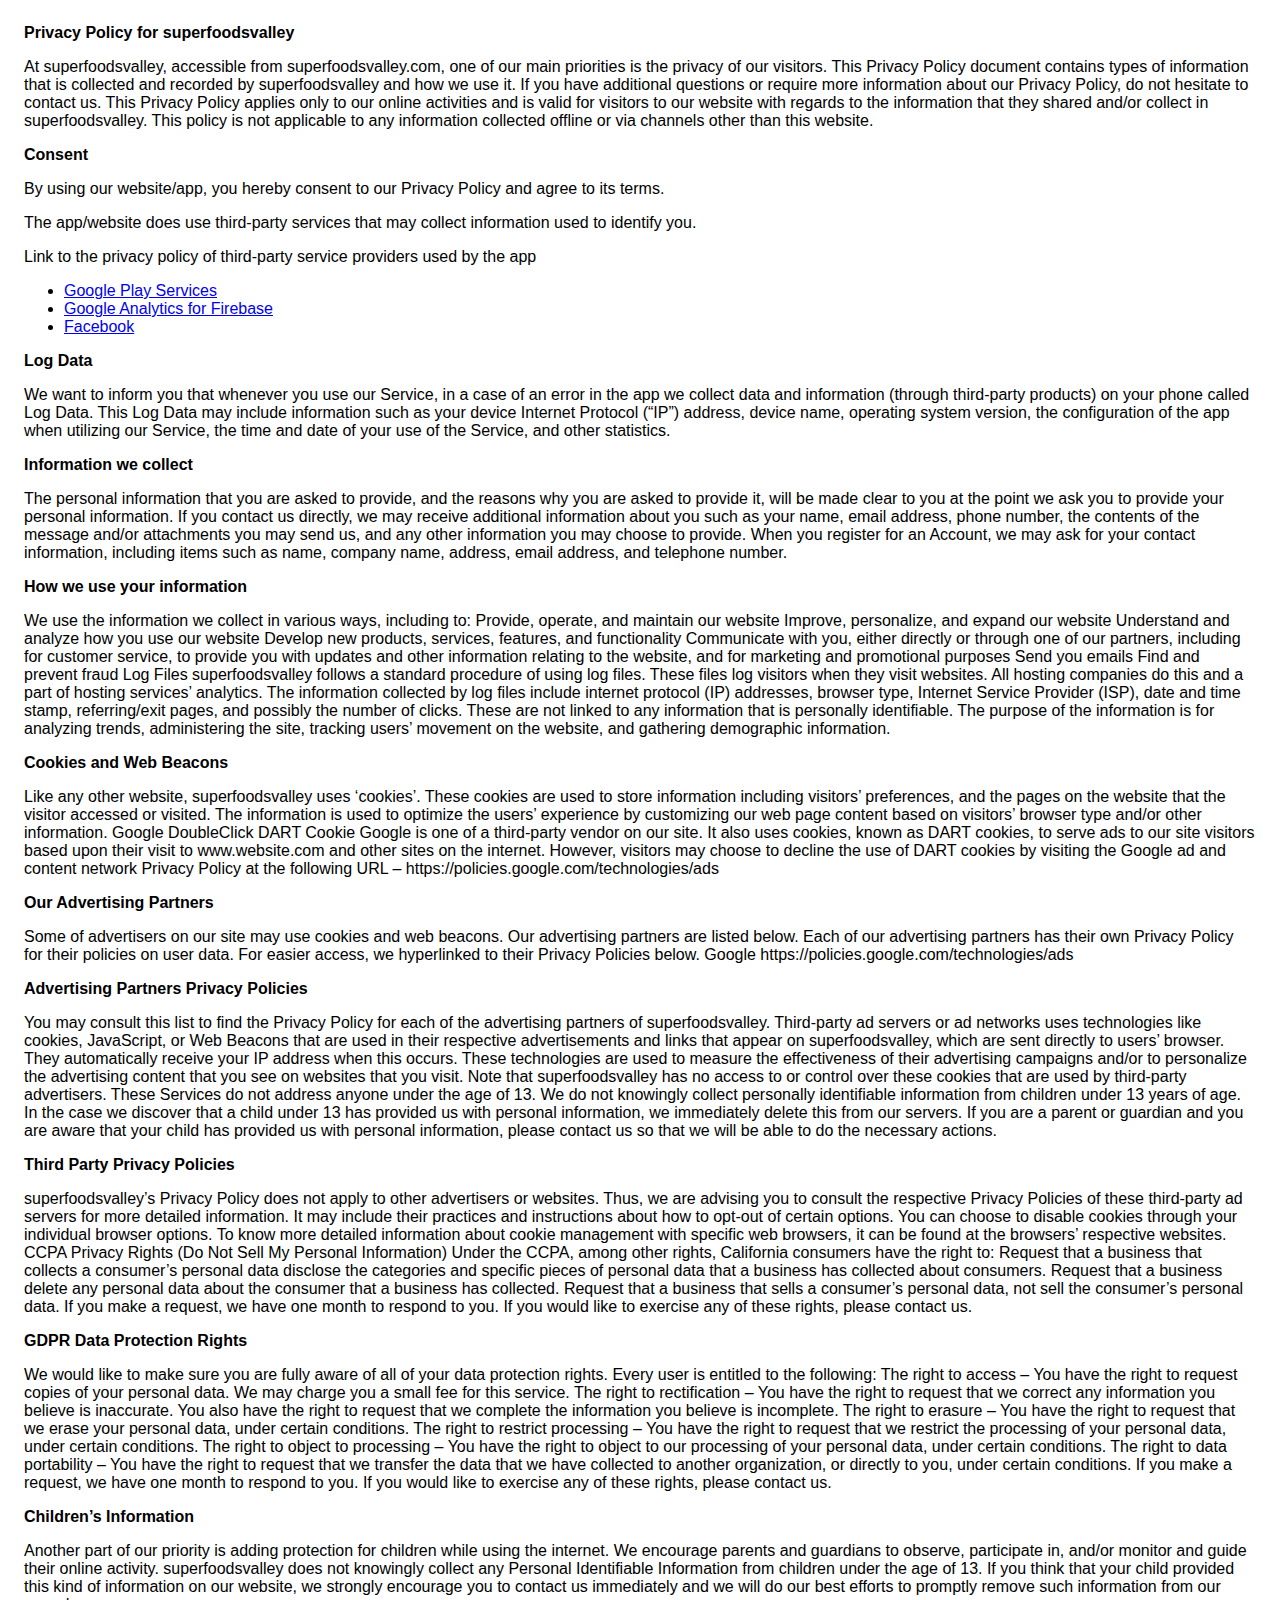
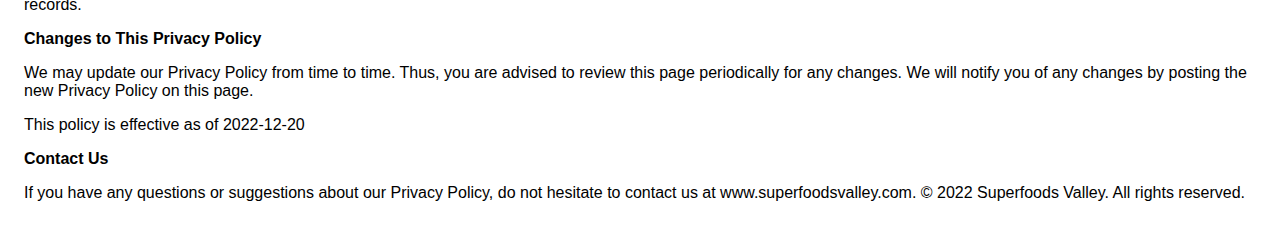
<file: privacy-policy.html>
<!DOCTYPE html>
    <html>
    <head>
      <meta charset='utf-8'>
      <meta name='viewport' content='width=device-width'>
      <title>Privacy Policy</title>
      <style> body { font-family: 'Helvetica Neue', Helvetica, Arial, sans-serif; padding:1em; } </style>
    </head>
    <body>
    <strong>Privacy Policy for superfoodsvalley</strong> <p>
      At superfoodsvalley, accessible from superfoodsvalley.com, one of our main priorities is the privacy of our visitors. This Privacy Policy document contains types of information that is collected and recorded by superfoodsvalley and how we use it.

      If you have additional questions or require more information about our Privacy Policy, do not hesitate to contact us.
      
      This Privacy Policy applies only to our online activities and is valid for visitors to our website with regards to the information that they shared and/or collect in superfoodsvalley. This policy is not applicable to any information collected offline or via channels other than this website.
                </p>
                </p> <p><strong>Consent</strong></p> <p>
                  By using our website/app, you hereby consent to our Privacy Policy and agree to its terms.
                </p> <div><p>
                    The app/website does use third-party services that may collect
                    information used to identify you.
                  </p> <p>
                    Link to the privacy policy of third-party service providers used
                    by the app
                  </p> <ul><li><a href="https://www.google.com/policies/privacy/" target="_blank" rel="noopener noreferrer">Google Play Services</a></li><!----><li><a href="https://firebase.google.com/policies/analytics" target="_blank" rel="noopener noreferrer">Google Analytics for Firebase</a></li><!----><li><a href="https://www.facebook.com/about/privacy/update/printable" target="_blank" rel="noopener noreferrer">Facebook</a></li><!----><!----><!----><!----><!----><!----><!----><!----><!----><!----><!----><!----><!----><!----><!----><!----><!----><!----><!----><!----><!----><!----><!----></ul></div> <p><strong>Log Data</strong></p> <p>
                  We want to inform you that whenever you
                  use our Service, in a case of an error in the app
                  we collect data and information (through third-party
                  products) on your phone called Log Data. This Log Data may
                  include information such as your device Internet Protocol
                  (“IP”) address, device name, operating system version, the
                  configuration of the app when utilizing our Service,
                  the time and date of your use of the Service, and other
                  statistics.
                </p> <p><strong>Information we collect</strong></p> <p>
                  The personal information that you are asked to provide, and the reasons why you are asked to provide it, will be made clear to you at the point we ask you to provide your personal information.

If you contact us directly, we may receive additional information about you such as your name, email address, phone number, the contents of the message and/or attachments you may send us, and any other information you may choose to provide.

When you register for an Account, we may ask for your contact information, including items such as name, company name, address, email address, and telephone number.
                </p> <p><strong>How we use your information</strong></p> <p>
                  We use the information we collect in various ways, including to:

                  Provide, operate, and maintain our website
                  Improve, personalize, and expand our website
                  Understand and analyze how you use our website
                  Develop new products, services, features, and functionality
                  Communicate with you, either directly or through one of our partners, including for customer service, to provide you with updates and other information relating to the website, and for marketing and promotional purposes
                  Send you emails
                  Find and prevent fraud
                  Log Files
                  superfoodsvalley follows a standard procedure of using log files. These files log visitors when they visit websites. All hosting companies do this and a part of hosting services’ analytics. The information collected by log files include internet protocol (IP) addresses, browser type, Internet Service Provider (ISP), date and time stamp, referring/exit pages, and possibly the number of clicks. These are not linked to any information that is personally identifiable. The purpose of the information is for analyzing trends, administering the site, tracking users’ movement on the website, and gathering demographic information.
                </p> <p><strong>Cookies and Web Beacons</strong></p> <p>
                  Like any other website, superfoodsvalley uses ‘cookies’. These cookies are used to store information including visitors’ preferences, and the pages on the website that the visitor accessed or visited. The information is used to optimize the users’ experience by customizing our web page content based on visitors’ browser type and/or other information.

                    Google DoubleClick DART Cookie
                  Google is one of a third-party vendor on our site. It also uses cookies, known as DART cookies, to serve ads to our site visitors based upon their visit to www.website.com and other sites on the internet. However, visitors may choose to decline the use of DART cookies by visiting the Google ad and content network Privacy Policy at the following URL – https://policies.google.com/technologies/ads
                </p> <p><strong>Our Advertising Partners</strong></p> <p>
                  Some of advertisers on our site may use cookies and web beacons. Our advertising partners are listed below. Each of our advertising partners has their own Privacy Policy for their policies on user data. For easier access, we hyperlinked to their Privacy Policies below.

                    Google
                    https://policies.google.com/technologies/ads
                </p> <p><strong>Advertising Partners Privacy Policies</strong></p> <div><p>
                    You may consult this list to find the Privacy Policy for each of the advertising partners of superfoodsvalley.

                    Third-party ad servers or ad networks uses technologies like cookies, JavaScript, or Web Beacons that are used in their respective advertisements and links that appear on superfoodsvalley, which are sent directly to users’ browser. They automatically receive your IP address when this occurs. These technologies are used to measure the effectiveness of their advertising campaigns and/or to personalize the advertising content that you see on websites that you visit.

                    Note that superfoodsvalley has no access to or control over these cookies that are used by third-party advertisers.
                    These Services do not address anyone under the age of 13.
                    We do not knowingly collect personally
                    identifiable information from children under 13 years of age. In the case
                    we discover that a child under 13 has provided
                    us with personal information, we immediately
                    delete this from our servers. If you are a parent or guardian
                    and you are aware that your child has provided us with
                    personal information, please contact us so that
                    we will be able to do the necessary actions.
                  </p></div> <!----> <p><strong>Third Party Privacy Policies</strong></p> <p>
                  superfoodsvalley’s Privacy Policy does not apply to other advertisers or websites. Thus, we are advising you to consult the respective Privacy Policies of these third-party ad servers for more detailed information. It may include their practices and instructions about how to opt-out of certain options.

                  You can choose to disable cookies through your individual browser options. To know more detailed information about cookie management with specific web browsers, it can be found at the browsers’ respective websites.

                  CCPA Privacy Rights (Do Not Sell My Personal Information)
                  Under the CCPA, among other rights, California consumers have the right to:

                  Request that a business that collects a consumer’s personal data disclose the categories and specific pieces of personal data that a business has collected about consumers.

                  Request that a business delete any personal data about the consumer that a business has collected.

                  Request that a business that sells a consumer’s personal data, not sell the consumer’s personal data.

                  If you make a request, we have one month to respond to you. If you would like to exercise any of these rights, please contact us.
                  </p></div> <!----> <p><strong>GDPR Data Protection Rights</strong></p> <p>
                  We would like to make sure you are fully aware of all of your data protection rights. Every user is entitled to the following:

                  The right to access – You have the right to request copies of your personal data. We may charge you a small fee for this service.

                  The right to rectification – You have the right to request that we correct any information you believe is inaccurate. You also have the right to request that we complete the information you believe is incomplete.

                  The right to erasure – You have the right to request that we erase your personal data, under certain conditions.

                  The right to restrict processing – You have the right to request that we restrict the processing of your personal data, under certain conditions.

                  The right to object to processing – You have the right to object to our processing of your personal data, under certain conditions.

                  The right to data portability – You have the right to request that we transfer the data that we have collected to another organization, or directly to you, under certain conditions.

                  If you make a request, we have one month to respond to you. If you would like to exercise any of these rights, please contact us.
                  </p></div> <!----> <p><strong>Children’s Information</strong></p> <p>                  
                  Another part of our priority is adding protection for children while using the internet. We encourage parents and guardians to observe, participate in, and/or monitor and guide their online activity.

                  superfoodsvalley does not knowingly collect any Personal Identifiable Information from children under the age of 13. If you think that your child provided this kind of information on our website, we strongly encourage you to contact us immediately and we will do our best efforts to promptly remove such information from our records.
                  </p></div> <!----> <p><strong>Changes to This Privacy Policy</strong></p> <p>
                  We may update our Privacy Policy from
                  time to time. Thus, you are advised to review this page
                  periodically for any changes. We will
                  notify you of any changes by posting the new Privacy Policy on
                  this page.
                </p> <p>This policy is effective as of 2022-12-20</p> <p><strong>Contact Us</strong></p> <p>
                  If you have any questions or suggestions about our
                  Privacy Policy, do not hesitate to contact us at www.superfoodsvalley.com.       
                  © 2022 Superfoods Valley. All rights reserved.         
    </body>
    </html>
</file>
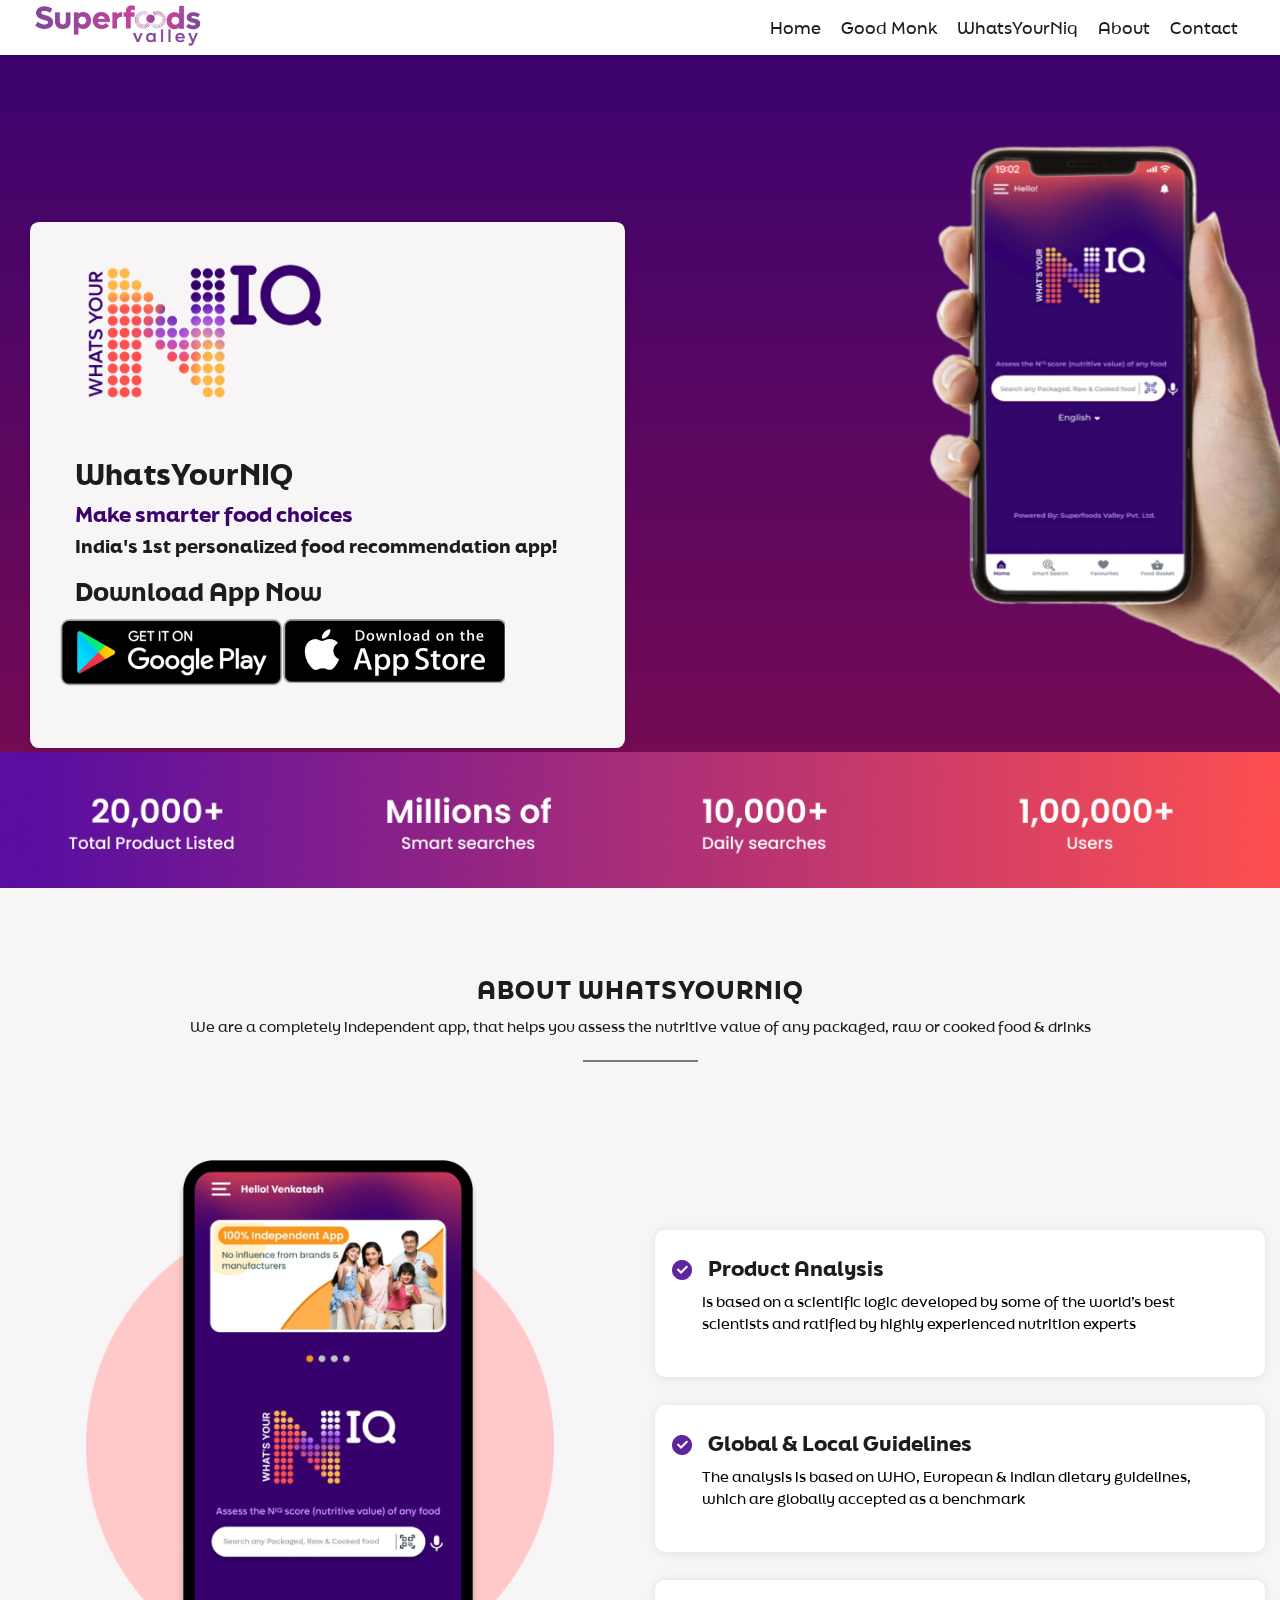
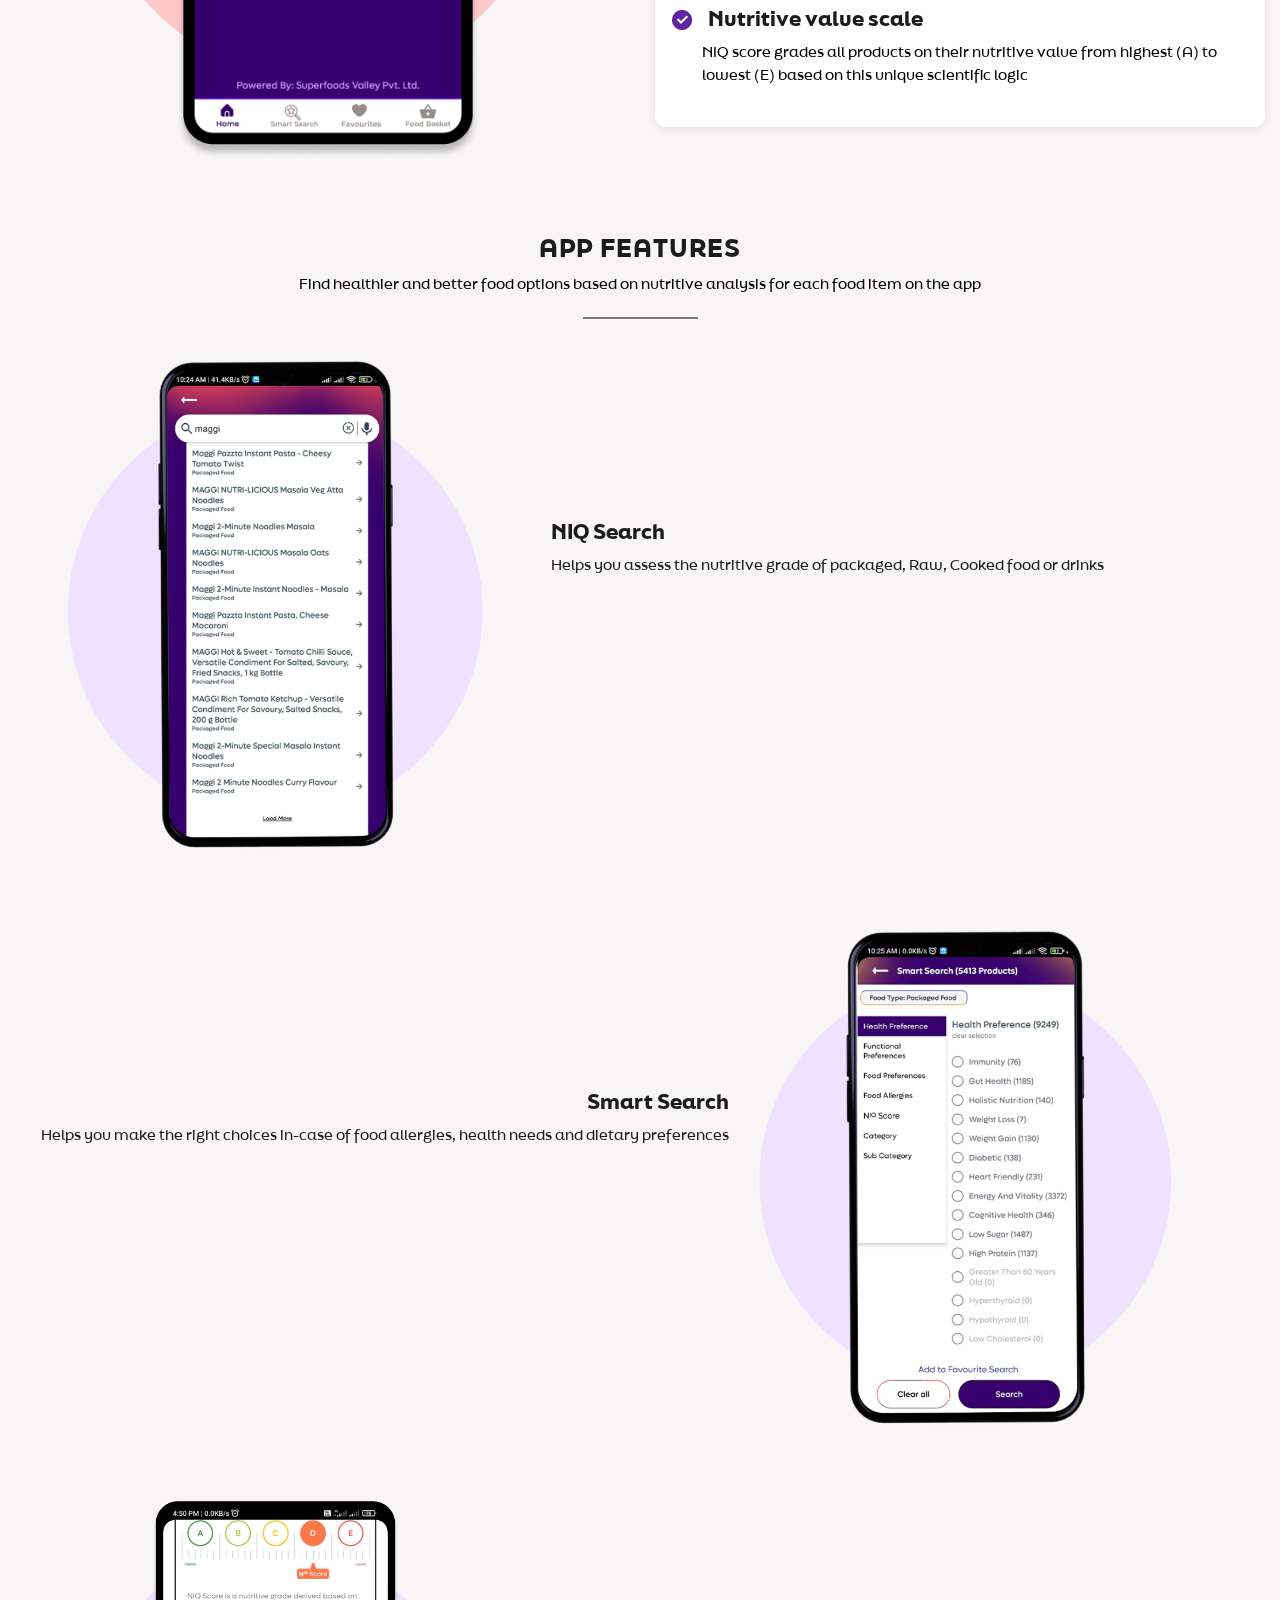
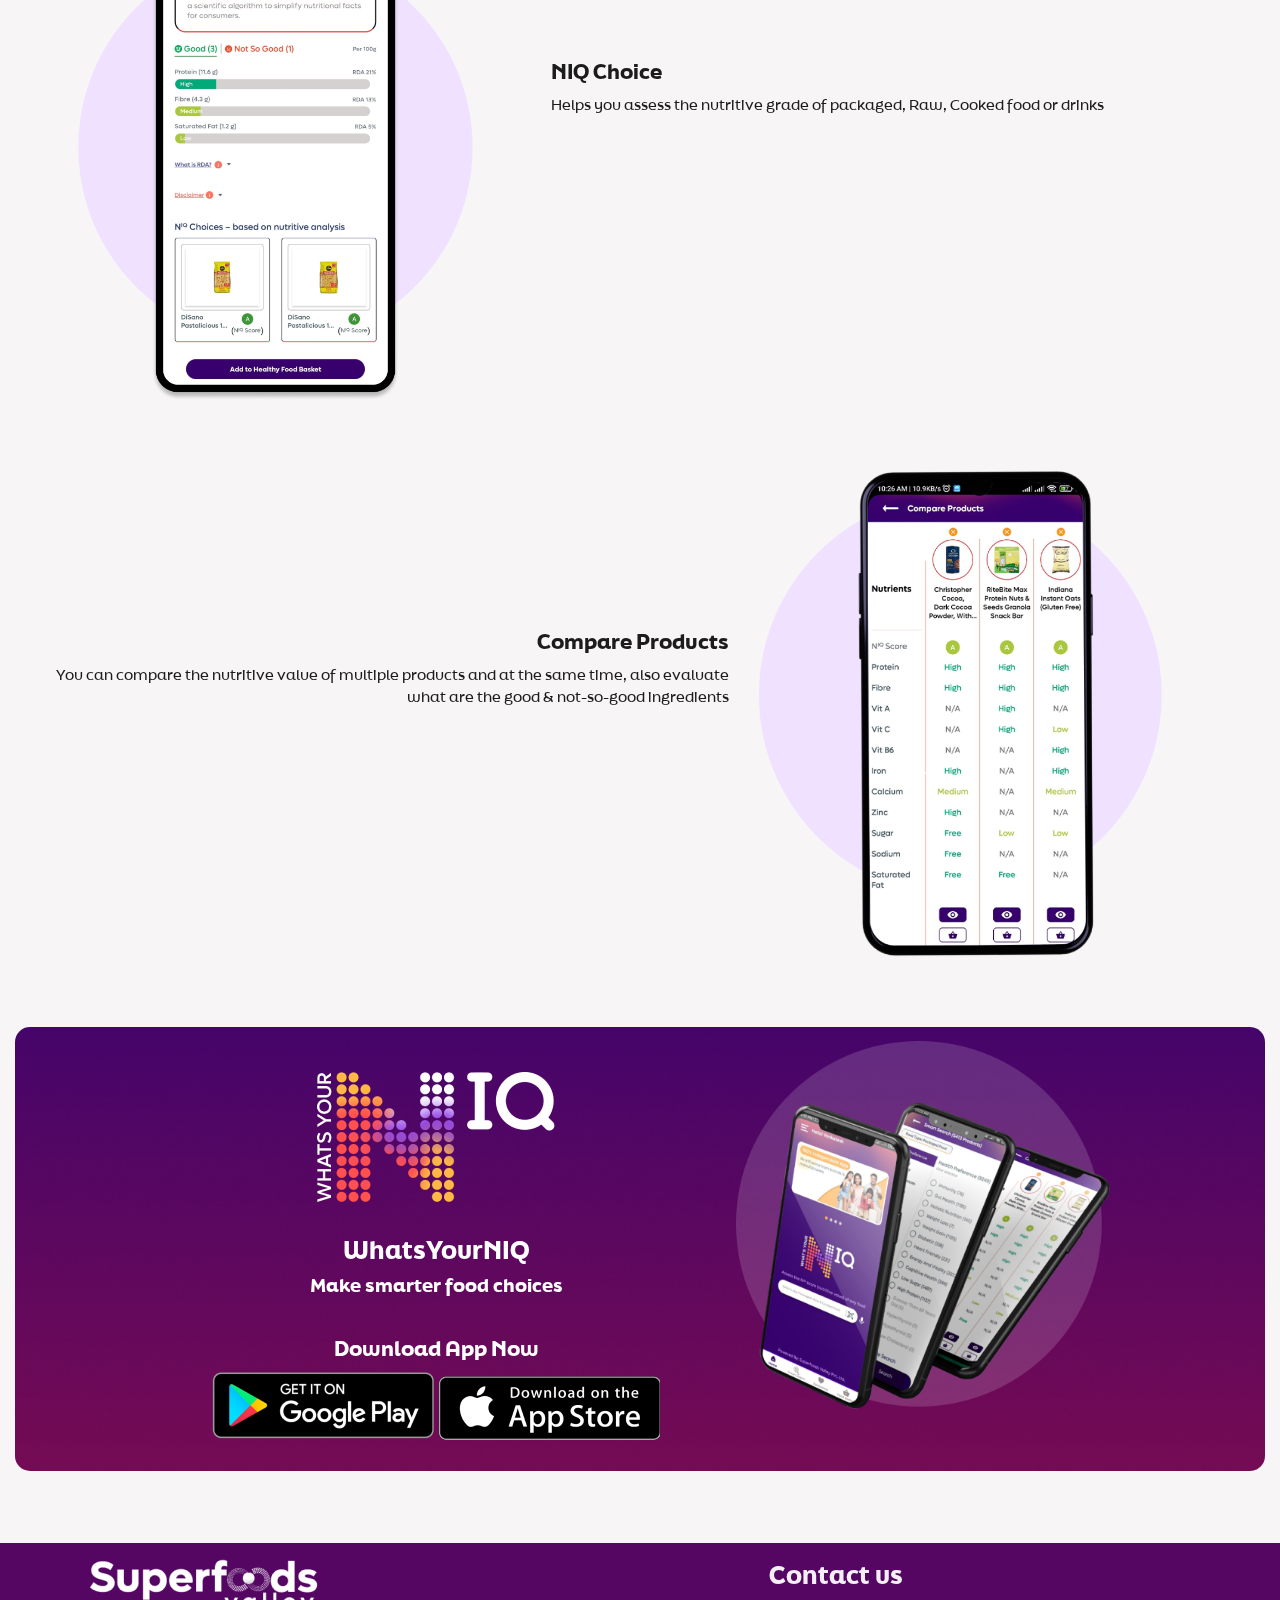
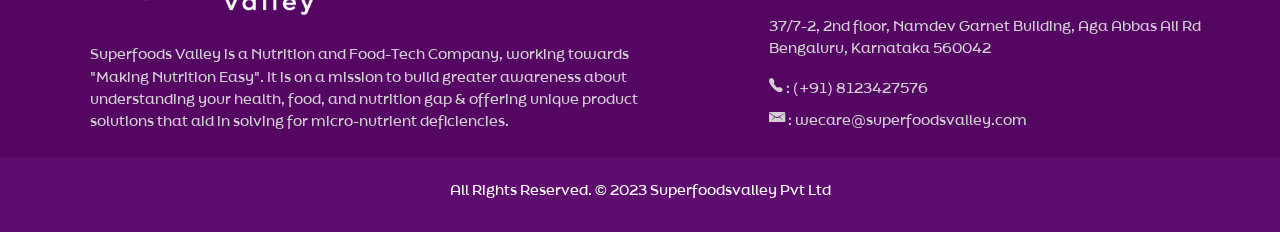
<file: wniq.html>
<!DOCTYPE html>
<html lang="en">
<head>
<!-- Meta Data -->
<meta charset="utf-8">
<meta http-equiv="X-UA-Compatible" content="IE=edge">
<meta name="viewport" content="width=device-width, initial-scale=1">
<title>Superfoodsvalley</title>
<meta name="viewport" content="width=device-width, initial-scale=1.0, maximum-scale=1.0, user-scalable=no">

<!-- Favicon -->
<link rel="icon" type="image/png" href="img/assets/favicon.ico">

<!-- Stlylesheet -->
<link rel="stylesheet" href="bootstrap/css/bootstrap.min.css" type="text/css" />
<link rel="stylesheet" href="css/font-awesome/css/font-awesome.css" type="text/css" />
<link rel="stylesheet" href="css/style.css" type="text/css" />
<link rel="stylesheet" href="css/no-ui-slider/jquery.nouislider.css" type="text/css" />

<!-- Skin Color -->
<link rel="stylesheet" href="css/colors/green.css" id="color-skins"/>

</head>
<body style="background-color: #f7f5f5;">
    <!-- Start Header -->
    <header>
        <nav class="navbar navbar-small navbar-default navbar-alt" role="navigation">
           <div class="container">
              <!-- Brand and toggle get grouped for better mobile display -->
              <div class="navbar-header">
                 <button type="button" class="navbar-toggle" data-toggle="collapse" data-target="#main-nav">
                 <span class="sr-only">Toggle navigation</span>
                 <span class="icon-bar"></span>
                 <span class="icon-bar"></span>
                 <span class="icon-bar"></span>
                 </button>
                 <a class="navbar-brand wow fadeInDown" rel="home" href="index.html">
                    <!-- <img src="img/assets/logo-white.png" alt="Superfoodsvalley" class="logo-big"> -->
                    <img src="img/assets/logo-dark.png" alt="Superfoodsvalley" class="logo-small">
                 </a>
              </div>
              <!-- Collect the nav links, forms, and other content for toggling -->
              <div class="collapse navbar-collapse" id="main-nav">
                 <ul class="nav navbar-nav navbar-right wow fadeInLeft">
                    <li class="to-section">
                       <a href="index.html">
                          Home
                       </a>
                    </li>
                    <li>
                       <a href="https://www.goodmonk.in/" target="_blank">
                            Good Monk
                       </a>
                    </li>
                    <li class="to-top">
                       <a href="wniq.html">
                          WhatsYourNiq
                       </a>
                    </li>
                    <!-- <li class="to-section">
                       <a href="#app-features">
                          Features
                       </a>
                    </li> -->
                    <li class="to-section">
                        <a href="index.html#about">
                           About
                        </a>
                    </li>
                    <li class="to-section">
                        <a href="#footer">
                           Contact
                        </a>
                    </li>
                    <!-- <li class="to-section">
                       <a href="index.html#team">
                          Team
                       </a>
                    </li>                -->
                 </ul>
              </div>
              <!-- /.navbar-collapse -->
           </div>
           <!-- /.container -->
        </nav>
    </header>
     <!-- End Header -->

    <section id="banner wow fadeInUp">
        <div class="wniq-desk-banner">   
            <!-- <a class="to-section" href="#download">
                <img src="img/wniq/banner.png" alt="Wniq" class="img-responsive" style="width: 100%;">
            </a>
            <img src="img/wniq/banner-footer.png" alt="Wniq" class="img-responsive" style="width: 100%;"> -->
            <div class="container">
                <div class="col-sm-6">
                    <div class="card text-center" style="background-color: #f7f5f5; border-radius: 8.9px; box-shadow: 0px 0px 7.04132px rgba(0, 0, 0, 0.12); margin-top: 12em;">
                        <div class="card-body">
                            <div class="container text-left" style="padding-left: 30px; padding-bottom: 30px;">
                                <div class="col-sm-12 " style="margin-top: 2em;">
                                    <img src="img/wniq/Artboard 4 4.png" alt="" style="width: 50%;">
                                </div>
                            </div>
                            <div class="container text-left" style="padding-left: 30px; padding-bottom: 30px;">
                                <div class="col-sm-12">
                                    <h2>WhatsYourNIQ</h2>
                                    <h4 style="color: #3B036E">Make smarter food choices</h4>
                                    <h5>India's 1st personalized food recommendation app!</h5>
                                    <h3>Download App Now</h3>
                                    <div class="row text-center" style="margin-bottom: 2em; display: inline-flex;">
                                        <a href="https://play.google.com/store/apps/details?id=com.whatsyourniq" target="_blank">
                                            <img src="img/wniq/wniq-playstore.png" alt="playstore" style="max-width: 250px;">
                                        </a>
                                        <a href="https://apps.apple.com/app/whatsyourniq/id1661420175" target="_blank">
                                            <img src="img/wniq/wniq-ios.png" alt="ios" style="max-width: 250px;">
                                        </a>
                                    </div>
                                </div>
                            </div>
                        </div>
                    </div>
                </div>
                <div class="col-sm-6 text-right">
                    <img src="img/wniq/Niq Standee up 6x3 2nd ft 2-PhotoRoom 1.png" alt="" style="width: 80%; margin-left: 15em;margin-bottom: 0.1em;">
                </div>
            </div>
            <div>
                <img src="img/wniq/banner-footer.png" alt="Wniq" class="img-responsive" style="width: 100%;">
            </div>
        </div>

        <div class="wniq-mob-banner">
            <div class="container">
                <div class="card text-center" style="background-color: #f7f5f5; border-radius: 8.9px; box-shadow: 0px 0px 7.04132px rgba(0, 0, 0, 0.12); margin-top: 2em;">
                    <div class="card-body">
                        <div class="container text-left" >
                            <div class="col-sm-6" style="margin-top: 2em;">
                                <img src="img/wniq/Artboard 4 4.png" alt="" style="width: 60%;">
                            </div>
                        </div>
                        <div class="container text-left">
                            <div class="col-sm-6">
                                <h2>WhatsYourNIQ</h2>
                                <h4 style="color: #3B036E">Make smarter food choices</h4>
                                <h5>India's 1st personalized food recommendation app!</h5>
                                <h3>Download App Now</h3>
                                <div class="row text-center" style="margin-bottom: 2em; display: inline-flex;">
                                    <a href="https://play.google.com/store/apps/details?id=com.whatsyourniq" target="_blank">
                                        <img src="img/wniq/wniq-playstore.png" alt="playstore" style="max-width: 150px;">
                                    </a>
                                    <a href="https://apps.apple.com/app/whatsyourniq/id1661420175" target="_blank">
                                        <img src="img/wniq/wniq-ios.png" alt="ios" style="max-width: 150px;">
                                    </a>
                                </div>
                            </div>
                        </div>                    
                    </div>
                </div>
            
                <div class="row">
                    <img src="img/wniq/Niq Standee up 6x3 2nd ft 2-PhotoRoom 1.png" alt="" style="width: 100%; margin-bottom: 1em;">
                </div>
            </div>
            
            <div class="text-center" style="background: linear-gradient(90.14deg, #590EA0 3.61%, #FF5050 99.93%);">
                    <div id="wniq-banner-footer">
                        <div class="col-sm-12">
                            <h4>20000+</h4>
                            <h5>Total Product Listed</h5>
                        </div>
                    
                        <div class="col-sm-12">
                            <h4>Millions of</h4>
                            <h5>Smart searches</h5>
                        </div>                        
                        <div class="col-sm-12">
                            <h4>10,000+</h4>
                            <h5>Daily searches</h5>
                        </div>
                        <div class="col-sm-12">
                            <h4>1,00,000+</h4>
                            <h5>Users</h5>
                        </div>
                    </div>
            </div>            
        </div>
    </section>

    <section id="about-wniq" style="margin-top: 5em;">
        <div class="container text-center">
            <div class="row" style="margin-bottom: 4em;">
                <div class="col-md-12 justify-content-center wow fadeInUp">
                    <h3 class="section-title">About WhatsYourNIQ</h3>
                    <p class="subheading">We are a completely independent app, that helps you assess the nutritive value of any packaged, raw or cooked food & drinks </p>
                </div>
            </div>
            
            <div class="row wow fadeInUp">
                <div class="col-sm-6 wow fadeInUp">
                    <img src="img/wniq/wniq-about.png" alt="WhatsYourNIQ" class="wniq-abt-img">
                </div>
                <div class="col-sm-6" style="margin-top: 5em;">                                        
                    <div class="card wniq-about-card">
                        <div class="container">
                            <div class="card-body">
                                <div class="card-title">                                    
                                    <h4 class="text-left">
                                        <img src="img/wniq/checkbox-circle-fill.png" alt="" style="margin-right: 0.5em;">
                                        <span>Product Analysis</span>
                                    </h4>                                        
                                </div>
                                <p class="text-left">Is based on a scientific logic developed by some of the world’s best scientists and ratified by highly experienced nutrition experts</p>
                            </div>
                        </div> 
                    </div>

                    <div class="card wniq-about-card" style="margin-top: 2em;">
                        <div class="container">
                            <div class="card-body">
                                <div class="card-title">                                    
                                    <h4 class="text-left">
                                        <img src="img/wniq/checkbox-circle-fill.png" alt="" style="margin-right: 0.5em;">
                                        <span>Global & Local Guidelines</span>                                        
                                    </h4>
                                </div>
                                <p class="text-left">The analysis is based on WHO, European & Indian dietary guidelines, which are globally accepted as a benchmark</p>
                            </div>
                        </div> 
                    </div>

                    <div class="card wniq-about-card" style="margin-top: 2em;">
                        <div class="container">
                            <div class="card-body">
                                <div class="card-title">                                    
                                    <h4 class="text-left">
                                        <img src="img/wniq/checkbox-circle-fill.png" alt="" style="margin-right: 0.5em;">
                                        <span>Nutritive value scale</span>
                                    </h4>                                        
                                </div>
                                <p class="text-left">NIQ score grades all products on their nutritive value from highest (A) to lowest (E) based on this unique scientific logic</p>
                            </div>
                        </div> 
                    </div>
                </div>
            </div>
        </div>
    </section>

    <section id ="app-features">
    <div id="app-feat-desktop" style="margin-top: 4em;">
        <div class="container">
            <div class="col-sm-12 text-center">
                <h3 class="section-title">App features</h3>
                <p class="subheading" style="color: black;">Find healthier and better food options based on nutritive analysis for each food item on the app</p>
            </div>
            
            <div class="wniq-features">
                <div class="container text-center">
                    <div class="row wow fadeInUp">
                        <div class="col-sm-5 text-center">                                                                                  
                            <img src="img/wniq/wniq-search.png" alt="search">
                        </div>
                        <div class="col-sm-7 feat-content text-left">
                            <h4>NIQ Search</h4>
                            <p>Helps you assess the nutritive grade of packaged, Raw, Cooked food or drinks</p>
                        </div>
                    </div>

                    <div class="row wow fadeInUp" style="margin-top: 5em;">
                        <div class="col-sm-7 feat-content text-right">
                            <h4 >Smart Search</h4>
                            <p>Helps you make the right choices in-case of food allergies, health needs and dietary preferences</p>
                        </div>
                        <div class="col-sm-5 text-left">
                            <img src="img/wniq/smart-search.png" alt="smart search">                        
                        </div>
                    </div>

                    <div class="row wow fadeInUp" style="margin-top: 5em;">
                        <div class="col-sm-5 text-center">
                            <img src="img/wniq/wniq-choice.png" alt="search">
                        </div>
                        <div class="col-sm-7 feat-content text-left">
                            <h4>NIQ Choice</h4>
                            <p>Helps you assess the nutritive grade of packaged, Raw, Cooked food or drinks</p>
                        </div>
                    </div>

                    <div class="row wow fadeInUp" style="margin-top: 5em;">
                        <div class="col-sm-7 feat-content text-right">
                            <h4 >Compare Products</h4>
                            <p>You can compare the nutritive value of multiple products and at the same time, also evaluate what are the good & not-so-good ingredients</p>
                        </div>
                        <div class="col-sm-5 text-left">
                            <img src="img/wniq/wniq-compare.png" alt="product compare">                        
                        </div>
                    </div>

                </div>                
            </div>
        </div>
    </div>

    <div id="app-feat-mobile" style="margin-top: 4em;">
        <div class="container">
            <div class="col-sm-12 text-center">
                <h3 class="section-title">App features</h3>
                <p class="subheading" style="color: black;">Find healthier and better food options based on nutritive analysis for each food item on the app</p>
            </div>
      
            <div class="wniq-features">
                <div class="container text-center">
                    <div class="row wow fadeInUp">
                        <div class="col-sm-6">
                            <div class="feat-content text-center">
                                <h4>NIQ Search</h4>
                                <p>Helps you assess the nutritive grade of packaged, Raw, Cooked food or drinks</p>
                            </div>
                        </div>
                        <div class="col-sm-6">
                            <img src="img/wniq/wniq-search.png" alt="search">
                        </div>
                    </div>
      
                    <div class="row wow fadeInUp" style="margin-top: 5.5em;">
                        <div class="col-sm-6">
                            <div class="feat-content text-center">
                                <h4>Smart Search</h4>
                                <p>Helps you make the right choices in-case of food allergies, health needs and dietary preferences</p>
                            </div>
                        </div>
                    <div class="col-sm-6">
                        <img src="img/wniq/smart-search.png" alt="smart search">
                    </div>
                </div>
      
                <div class="row wow fadeInUp" style="margin-top: 5.5em;">
                    <div class="col-sm-6">
                        <div class="feat-content text-center">
                            <h4>NIQ Choice</h4>
                            <p>Helps you assess the nutritive grade of packaged, Raw, Cooked food or drinks</p>
                        </div>
                    </div>
                    <div class="col-sm-6">
                        <img src="img/wniq/wniq-choice.png" alt="choice">
                    </div>
                </div>
      
                <div class="row wow fadeInUp" style="margin-top: 5.5em;">
                    <div class="col-sm-6">
                        <div class="feat-content text-center">
                            <h4>Compare Products</h4>
                            <p>You can compare the nutritive value of multiple products and evaluate the good & not-so-good ingredients</p>
                        </div>
                    </div>
                    <div class="col-sm-6">
                        <img src="img/wniq/wniq-compare.png" alt="compare products">
                    </div>
                </div>
            </div>
            </div>
        </div>
    </div>
    </section>
      

    <section id="download" style="margin-top: 4em; margin-bottom: 3em;">
        <div class="container">
            <div class="wniq-download">
                <div class="card">
                    <div class="col-sm-7 first-column" >
                        <div class="text-center wow fadeInUp">
                            <img src="img/wniq/wniq-img.png" alt="">
                            <h3 style="color: white;">WhatsYourNIQ</h3>
                            <h5 style="color: white;">Make smarter food choices</h5>
                            <h4 style="margin-top: 2em; color: white;">Download App Now</h4>
                            <div class="row text-center" style="margin-bottom: 2em;">
                                <a href="https://play.google.com/store/apps/details?id=com.whatsyourniq" target="_blank">
                                    <img src="img/wniq/wniq-playstore.png" alt="playstore" >
                                </a>
                                <a href="https://apps.apple.com/app/whatsyourniq/id1661420175" target="_blank">
                                    <img src="img/wniq/wniq-ios.png" alt="ios" >
                                </a>
                            </div>
                        </div>
                    </div>
                    <div class="col-sm-5 wow fadeInUp">
                        <img src="img/wniq/wniq-creative.png" alt="" width="100%" style="margin-top: 1em;">
                    </div>                 
                </div>            
            </div> 
        </div>       
    </section>

    <footer id="footer" style="width: 100%;">
        <div class="text-left" style="background: #540662; color: #FFFFFF;">
           <div class="container row wow fadeInUp">
              <div class="col-sm-7 text-left footer-sty">
                 <div class="text-left"><img src="img/assets/logo-white.png" alt="superfoods-valley-pvt-ltd"></div>
                 <p>Superfoods Valley is a Nutrition and Food-Tech Company, working towards "Making Nutrition Easy". It is on a mission to build greater awareness about understanding your health, food, and nutrition gap & offering unique product solutions that aid in solving for micro-nutrient deficiencies.</p>
              </div>
              <div class="col-sm-5 wow text-left fadeInUp footer-cont-sty">
                 <h3 style="color: #ffffffef; margin-bottom: 1em;">Contact us</h3>               
                 <!-- <address> --><p>
                 37/7-2, 2nd floor, Namdev Garnet Building, Aga Abbas Ali Rd<br>
                 Bengaluru, Karnataka 560042<br>               
                 <!-- </address> --></p>
                 <!-- <address> -->
                 <p>
                    <span title="Phone">
                    <!-- <strong> Phone </strong> -->
                    <i class="icon ion-ios-telephone" style="font-size: 20px;"></i>
                    </span> : (+91) 8123427576 <br>               
                    <span title="Email">
                    <!-- <strong>Email </strong> -->
                    <i class="icon ion-email" style="font-size: 20px;"></i>
                    </span> : wecare@superfoodsvalley.com
                    <!-- </address> -->
                 </p>
              </div>
           </div>        
        </div>        
  
        <div class="footer-copyright">
           <div class="text-center">
              <p style="color: #FFFFFF;">All Rights Reserved. © 2023 Superfoodsvalley Pvt Ltd</p>            
           </div>
        </div>
     </footer>


    <script type="text/javascript" src="js/plugins/jquery.min.js"></script>
    <script type="text/javascript" src="bootstrap/js/bootstrap.min.js"></script>
    <script type="text/javascript" src="js/plugins/moderniz.min.js"></script>
    <script type="text/javascript" src="js/plugins/smoothscroll.min.js"></script>
    <script type="text/javascript" src="js/no-ui-slider/jquery.nouislider.all.min.js"></script>
    <script type="text/javascript" src="js/plugins/revslider.min.js"></script>
    <script type="text/javascript" src="js/plugins/waypoints.min.js"></script>
    <script type="text/javascript" src="js/plugins/parallax.min.js"></script>
    <script type="text/javascript" src="js/plugins/easign1.3.min.js"></script>
    <script type="text/javascript" src="js/plugins/cubeportfolio.min.js"></script>
    <script type="text/javascript" src="js/plugins/owlcarousel.min.js"></script>
    <script type="text/javascript" src="js/plugins/tweetie.min.js"></script>
    <!-- <script type="text/javascript" src="https://maps.googleapis.com/maps/api/js"></script> -->
    <!-- <script type="text/javascript" src="js/plugins/gmap3.min.js"></script> -->
    <script type="text/javascript" src="js/plugins/wow.min.js"></script>
    <script type="text/javascript" src="js/plugins/counterup.min.js"></script>
    <script type="text/javascript" src="js/scripts.js"></script>
</body>
</html>
</file>
<file: css/style.css>
@charset "utf-8";
/*-----------------------------------------------------------------------------

Table of Contents:

 1) General
 2) Typography
 3) Backgrounds
 4) Home Sections
 5) Home Revolution Slider Section
 6) Header
 7) Features Section
 8) About Section
 9) Team Section
10) Skills Section
11) Fun Facts Section
12) Quote Section
13) Portfolio Section
14) Get Connected Section
15) Services Section
16) Call to Action 1
17) Price List Section
18) Clients Section
19) Testimonials Section
20) Contact Form Section
21) Google Map Section
22) Video Popup Section
23) Footer 1
24) Subscribe Form - Twitter Feed
25) Shortcode

------------------------------------------------------------------------------*/

/*----- Stylesheets -----*/
@import "revolution-slider.css";
@import "owl.carousel.css";
@import "animate.css";
@import "cubeportfolio.min.css"; 

/*----- Fonts -----*/
@import url(https://fonts.googleapis.com/css?family=Exo:400,700,800,900);
@import url(https://fonts.googleapis.com/css?family=Open+Sans:400,300);
@import "simple-line-icons.css";
@import "ionicons.min.css";
@import "finalsix.css";

/*----- General ----*/
html, 
body {
	height: 100%;
    min-height: 100%;
}
html { -webkit-font-smoothing: antialiased; overflow-x: hidden;}
header { -webkit-font-smoothing: antialiased; overflow-x: hidden; height: 6%;}
body {
	font-family: "FinalSix-Med";
    font-size: 14px!important;
	font-weight: 400;
	color: #1c1c1c;
}
/* Updating all tags  font-size */
body h1 h2 h3 h4 h5 h6 {
    font-family: "FinalSix-Bold" !important;
    font-size: 14px!important;
}
body p {
    font-family: "FinalSix-Med" !important;
    font-size: 14px !important;
    line-height: 1.6 !important;
}
a {
	background: transparent;
	outline: none; 
	text-decoration: none;	
	
	-webkit-transition: .2s cubic-bezier(0.25,.46,.45,.94);
	transition: .2s cubic-bezier(0.25,.46,.45,.94);
	-webkit-transition-property: background-color,color;
	transition-property: background-color,color;
}
a:active,
a:hover,
a:focus {
	outline: 0;  
	color: #1c1c1c;
	text-decoration: none;	  
}
a:focus, a:active, button::-moz-focus-inner, input[type="reset"]::-moz-focus-inner, input[type="button"]::-moz-focus-inner, input[type="submit"]::-moz-focus-inner, select::-moz-focus-inner, input[type="file"] > input[type="button"]::-moz-focus-inner {
    border: 0;
    outline : 0;
}
@media only screen and (min-width: 1200px) {
    .container {
        max-width: 1425px;
        width: 100%;
        /* padding: 0 90px; */        
    }
    .main-container {
       padding: 0 90px;
    }
}
@media (min-width: 768px) and (max-width: 992px) {
    .container { 
        width: 100%;
        /* padding: 0 120px; */
    }
}
.col-xs-5ths,.col-sm-5ths,.col-md-5ths,.col-lg-5ths {
    position: relative;
    min-height: 1px;
    padding-right: 10px;
    padding-left: 10px;
    width: 20%;
    float: left;
}
h1, h2, h3, h4, h5, h6 {
	/* font-family: 'FinalSix','Exo', sans-serif; */
	font-family: 'FinalSix';
	font-weight: 700;
	line-height: 1.2;
    color: #1c1c1c;
}
h1 small, h2 small, h3 small {
	/* font-family: 'FinalSix','Open Sans', sans-serif; */
	font-family: 'FinalSix';
	font-weight: 200;
	color: #1c1c1c;
}
h4 small, h5 small, h6 small {
	/* font-family: 'FinalSix','Open Sans', sans-serif; */
	font-family: 'FinalSix';
	font-weight: 300;
	color: #1c1c1c;
}
h1 {
    font-size: 30px !important;
}

h2 {
    font-size: 28px !important;
}

h3 {
    font-size: 24px !important;
}

h4 {
	font-size: 20px !important;
    /* letter-spacing: 1px; */
}
h5 {
    font-size: 18px !important;
}
h6 {
    font-size: 16px !important;
}

/* p {
    color: #7a7a7a;
	font-size: 14px;
	line-height: 20px;
	font-weight: 400;
}   */
.no-padding {
   padding: 0;
}
.section-title {
    text-transform: uppercase;
    letter-spacing: 1px;
    font-size: 30px;
}
.subheading { 
    font-size: 14px;
    line-height: 20px;
    font-weight: 400;
    margin-bottom: 42px;
}

.subheading:after {
    position: relative;
    display: block;
    content: "";
    height: 2px; 
    margin: 20px auto 20px;
    width: 115px;  
    background: #7a7a7a;
}
.subheading.grey:after { 
    background: #fff!important;
    opacity: .4;
}
.content-title {
    text-transform: uppercase;
    font-weight: 700;
    letter-spacing: 2px;
    margin-top: 0;
    margin-bottom: 22px;
    /* font-family: 'FinalSix','Exo', sans-serif; */
    font-family: 'FinalSix';
    font-size: 30px;
}
.project-title {
    text-transform: uppercase;
    font-weight: 700;
    letter-spacing: 0px;
    margin-top: 30px;
    margin-bottom: 10px;
    font-family: 'Exo', sans-serif;
    font-size: 50px;
}
@media (max-width:600px) {
    .project-title { 
        font-size: 24px;
    }

   .responsive-img {
    width: 100%;
    padding-bottom: 20px;
    }
 
}
@media (min-width:768px) {
   .responsive-img {
    width: 100%;
    padding-bottom: 20px;
    }
}
@media (max-width:768px) {
   .responsive-img {
    width: 100%;
    padding-bottom: 20px;
    }
}

.project-subtitle {
	margin-bottom: 50px;
    font-size: 14px;
}
.uppercase {
    text-transform: uppercase;
}
.p-info {
	line-height: 1.8;
    font-size: 14px;
}

/* Preloader */
#loader {
	position: fixed;
	top: 0;
	left: 0;
	width: 100%;
	height: 100%;
	background: #fff;
	z-index: 9999999999;
}

.spinner {
	position: absolute;
	width: 40px;
	height: 40px;
	top: 50%;
	left: 50%;
	margin-left: -40px;
	margin-top: -40px;
	-webkit-animation: rotatee 2.0s infinite linear;
	animation: rotatee 2.0s infinite linear;
}

.cube {
  background-color: #5F259F;
  width: 10px;
  height: 10px;
  position: absolute;
  -webkit-animation: cubemove 4s infinite ease-in-out;
  -moz-animation: cubemove 4s infinite ease-in-out;
  -o-animation: cubemove 4s infinite ease-in-out;
  animation: cubemove 4s infinite;
}

@-webkit-keyframes cubemove {
  35% {
    -webkit-transform: scale(0.005);
  }

  50% {
    -webkit-transform: scale(1.7);
  }

  65% {
    -webkit-transform: scale(0.005);
  }
}


@-moz-keyframes cubemove {
  35% {
    -moz-transform: scale(0.005);
  }

  50% {
    -moz-transform: scale(1.7);
  }

  65% {
    -moz-transform: scale(0.005);
  }
}

@-moz-keyframes cubemove {
  35% {
    -moz-transform: scale(0.005);
  }

  50% {
    -moz-transform: scale(1.7);
  }

  65% {
    -moz-transform: scale(0.005);
  }
}

.cube1 {
  left: 14px;
  top: 0px;
  -webkit-animation-delay: 0.2s;
  animation-delay: 0.1s;
}

.cube2 {
  left: 28px;
  top: 0px;
  -webkit-animation-delay: 0.4s;
  animation-delay: 0.2s;
}

.cube3 {
  left: 42px;
  top: 0px;
  -webkit-animation-delay: 0.6s;
  animation-delay: 0.3s;
}

.cube4 {
  left: 0px;
  top: 14px;
  -webkit-animation-delay: 0.2s;
  animation-delay: 0.1s;
}

.cube5 {
  left: 14px;
  top: 14px;
  -webkit-animation-delay: 0.4s;
  animation-delay: 0.2s;
}

.cube6 {
  left: 28px;
  top: 14px;
  -webkit-animation-delay: 0.6s;
  animation-delay: 0.3s;
}

.cube7 {
  left: 42px;
  top: 14px;
  -webkit-animation-delay: 0.8s;
  animation-delay: 0.4s;
}

.cube8 {
  left: 0px;
  top: 28px;
  -webkit-animation-delay: 0.4s;
  animation-delay: 0.2s;
}

.cube9 {
  left: 14px;
  top: 28px;
  -webkit-animation-delay: 0.6s;
  animation-delay: 0.3s;
}

.cube10 {
  left: 28px;
  top: 28px;
  -webkit-animation-delay: 0.8s;
  animation-delay: 0.4s;
}

.cube11 {
  left: 42px;
  top: 28px;
  -webkit-animation-delay: 1s;
  animation-delay: 0.5s;
}

.cube12 {
  left: 0px;
  top: 42px;
  -webkit-animation-delay: 0.6s;
  animation-delay: 0.3s;
}

.cube13 {
  left: 14px;
  top: 42px;
  -webkit-animation-delay: 0.8s;
  animation-delay: 0.4s;
}

.cube14 {
  left: 28px;
  top: 42px;
  -webkit-animation-delay: 1s;
  animation-delay: 0.5s;
}

.cube15 {
  left: 42px;
  top: 42px;
  -webkit-animation-delay: 1.2s;
  animation-delay: 0.6s;
}
.spinner {
  width: 100px;
  height: 100px;
  position: relative;
	top: 50%;
	left: 50%;
	margin: -20px 0 0 -20px;
}

/*----- Typography -----*/
@media (min-width: 992px) {
    h1 {
        font-size: 66px;
        letter-spacing: 0px;
    }
    h1 small {
        font-size: 66px;
        letter-spacing: 0px;
    }
    .lead {
        font-size: 16px;
        font-weight: 400;
        color: #7a7a7a;
        margin-bottom: 50px;
    }
    h2 {
        font-size: 50px;
        letter-spacing: 0px;

    }
    h2 small {
        font-size: 50px;
        letter-spacing: 0px;
    }
}
.white {
    color: #fff;
}
.grey {
    color: #d3d3d3;
}
.size-8x { font-size:8em }
.size-7x { font-size:7em }
.size-6x { font-size:6em }
.size-5x { font-size:5em }
.size-4x { font-size:4em }
.size-3x { font-size:3em }
.size-2x { font-size:2.5em }
.size-1x { font-size:1em }

.fullscreen-block {
   background-position: 50% 0;
	background-size: cover;
	background-repeat: no-repeat;
	background-attachment: fixed;
	width: 100%;
	height: auto;
	overflow-x: hidden;
	overflow-y: hidden;
	vertical-align: middle;
	z-index: 1;
   display: block;
   position: relative;
}
/*----- Backgrounds ------*/
 
#home-parallax-fullscreen {
    background-image: url(../img/backgrounds/bg-home-fullscreen.jpg);
} 
#home-parallax-fullwidth {
    background-image: url(../img/backgrounds/bg-home-fullscreen.jpg);
}
#home-landing {
    background-image: url(../img/backgrounds/bg-home-fullscreen.jpg);
}
.parallax-section-1 {
    background-image: url(../img/backgrounds/bg-1.jpg);
}
.parallax-section-2 {
    background-image: url(../img/backgrounds/bg-2.jpg);
}
.parallax-section-3 {
    background-image: url(../img/backgrounds/bg-3.jpg);
}
.parallax-section-4 {
    background-image: url(../img/backgrounds/bg-4.jpg);
}
.parallax-section-5 {
    background-image: url(../img/backgrounds/background-gm.png);
}
.parallax-section-6 {
    background-image: url(../img/backgrounds/bg-6.jpg);
}
.parallax-section-7 {
    background-image: url(../img/backgrounds/bg-7.jpg);
} 
.parallax-section-8 {
    background-image: url(../img/backgrounds/bg-8.jpg);
}
.parallax-section-9 {
    /* background-image: url(../img/backgrounds/bg-9.jpg); */
}

/*----- Home Sections -----*/
#home-parallax-fullscreen, 
.parallax-section-1,
.parallax-section-2,
.parallax-section-3,
.parallax-section-4,
.parallax-section-5, 
.parallax-section-6, 
.parallax-section-7,
.parallax-section-8 {
   background-position: 50% 0;
	background-size: cover;
	background-repeat: no-repeat;
	background-attachment: fixed;
	width: 100%;
	height: auto;
	overflow-x: hidden;
	overflow-y: hidden;
	vertical-align: middle;
	z-index: 1;
    display: block;
    position: relative;
    opacity: 1;
}
#home-parallax-fullwidth {
    background-position: center 0%;
	background-size: cover;
	background-repeat: no-repeat;
	background-attachment: fixed; 
	display: table;
	width: 100%; 
	min-height: 400px;
	overflow-x: hidden;
	overflow-y: hidden;
	vertical-align: middle;
	z-index: 1;
}
@media (min-width:768px) {
    #home-parallax-fullwidth {
        height: 600px;
    }
}
@media (max-width:768px) {
    #home-parallax-fullwidth {
        height: 400px;
    }
}
#home-parallax-fullscreen:after,
.parallax-section-1:after,
.parallax-section-2:after,
.parallax-section-3:after,
.parallax-section-4:after, 
.parallax-section-6:after, 
.parallax-section-7:after,
.parallax-section-8:after {
    content: "";
    position: absolute;
    top: 0;
    left: 0;
    bottom: 0;
    right: 0;
    z-index: -1;   
}
#home-landing:after,
#home-parallax-fullwidth:after,
#page-top .hero:after {
    content: "";
    position: absolute;
    top: 0;
    left: 0;
    bottom: 0;
    right: 0;
    z-index: 1;   
}
.tp-banner li:after {
    content: "";
    position: absolute;
    top: 0;
    left: 0;
    bottom: 0;
    right: 0;
    z-index: 0!important;   
}  
.tp-banner-video li:after {
    content: "";
    position: absolute;
    top: 0;
    left: 0;
    bottom: 0;
    right: 0;
    z-index: 2!important;
}
#page-hero {
    height: 400px;
}
#home-landing {
    background-position: center 0%;
	background-size: cover;
	background-repeat: no-repeat;
	background-attachment: fixed;
	display: table;
	width: 100%;
	height: 100%;
	min-height: 100%;
	overflow-x: hidden;
	overflow-y: hidden;
	vertical-align: middle;
	z-index: 1;
}
#home-parallax-fullscreen {
	display: table;
}   
.home-container {
	position: relative;
	display: table-cell;
	vertical-align: middle;
	z-index: 3;
}
.home-title {
	position: relative;
    text-transform: uppercase;
	color: #1c1c1c;
	z-index: 3;
	margin-left: auto;
	margin-right: auto; 
}
#home-parallax-fullwidth .home-title {
    margin-top: 130px;
}
.home-title h1 {
	letter-spacing: 2px; 
}
.home-heading {
    /* font-family: 'FinalSix','Exo', sans-serif; */
    font-family: 'FinalSix';
    font-weight: 700;
    letter-spacing: 0px;
    text-transform: uppercase;
    color: #fff;
}
@media (min-width:992px) {
    .home-heading {
        font-size: 72px;
    }
}
@media (min-width:768px) and (max-width:992px) {
    .home-heading {
        font-size: 55px;
    }
}
@media (max-width:600px) {
    .tp-banner .home-subheading {
        display: none;
    }
}
@media (max-width:500px) { 
    .tp-banner .btn {
        display: none;
    }
}
.home-subheading {
    /* font-family: 'FinalSix','Exo', sans-serif; */
    font-family: 'FinalSix';
    font-size: 14px;
    letter-spacing: .5px; 
    font-weight: 400;
    color: #ccc; 
    z-index:999!important;
}
.tp-banner .home-subheading {
    line-height: 40px!important;
}
.home-button {
	margin-top: 80px;
}
.home-bottom {
	position: absolute;
	z-index: 99;
	width: 100%;
	left: 0;
	bottom: 0;
	text-align: center;
	opacity: 0.9;
} 
.move {
	width: 40px;
	margin-left: auto;
	margin-right: auto;
    margin-bottom: 15px;
}
.bounce {
    -webkit-animation: bounce 2s infinite;
    -moz-animation: bounce 2s infinite;
    -ms-animation: bounce 2s infinite;
    animation: bounce 2s infinite;
}
.home-bottom a {
	padding-top: 7px;
	padding-bottom: 17px;
	padding-left: 7px;
	padding-right: 7px;
	color: #FFFFFF;	
	
	-webkit-transition: all 0.2s;
    -moz-transition: all 0.2s;
    -o-transition: all 0.2s;
    transition: all 0.2s;
} 
.home-bottom a:hover {
    opacity: .9; 
}
.home-bottom a { 
    font-size: 22px;
}

#multi-page, #one-page {
    padding-top: 60px;
    padding-bottom: 60px; 
}

/*----- Home Revolution Slider -----*/
/* Header image responsiveness */
/* CSS for mobile devices */
@media (max-width: 767px) {
    .tp-banner li img {
      width: 100%;
      height: auto;
      object-fit: cover;
    }
    .tp-banner li .slide-image {
        width: 50%;
        height: auto;
        background-size: cover;
        /* background-position: bottom; */
    }    
  }
  
  /* CSS for tablets and larger devices */
  @media (min-width: 768px) {
    .tp-banner li img {
      width: auto;
      height: auto;
      max-width: 100%;
      max-height: 100%;
      object-fit: cover;

    }
    .tp-banner li .slide-image {
        width: auto;
        height: auto;
        max-width: 100%;
        max-height: 100%;
        background-size: cover;
        background-position: center;
    }
  }
#home-revolution-slider  {
	width: 100%;
	height: 100%;
	min-height: 100%;
}
.hero {
    position: fixed; 
    z-index: 1;
    top: 0;
    bottom:  0;
    left: 0;
    right: 0;
    background-size: cover;
}
.content {
    position: relative;
    z-index: 3; 
    background-color: #fff;
}
.home-heading,
.home-subheading,
.home-button {
    position: relative;
    z-index: 1; 
    text-align: center;
    transform: translateY(0px);
    /*-webkit-transition: 1s opacity ease-in-out;*/
}
.tp-loader.spinner1 {
    width: 40px;
    height: 40px;
    background: url(../img/assets/rev-loader.GIF) no-repeat center center;
    background-color: transparent;
    box-shadow:  none;
    -webkit-box-shadow: none;
    margin-top: -20px;
    margin-left: -20px;
    -webkit-animation: none;
    animation: none;
    border-radius: 0;
    -moz-border-radius: 0;
    -webkit-border-radius: 0;
}
 
.tp-banner-container{
	width:100%;
	position:relative;
	padding:0;
    margin-top: 0;
    z-index: -1;
} 


.tparrows.preview4:after {
    background: #fff;
    background: rgba(255,255,255,.05);
}
.tp-caption a {
    color: #fff;
    padding: 9px 22px;
    box-shadow: 0 -3px rgba(0, 0, 0, 0.3) inset;
    -moz-box-shadow: 0 -3px rgba(0, 0, 0, 0.3) inset;
    -webkit-box-shadow: 0 -3px rgba(0, 0, 0, 0.3) inset;
    -o-box-shadow: 0 -3px rgba(0, 0, 0, 0.3) inset;
    margin: 0 7px 0 7px;
    text-transform: uppercase;
}
.tp-caption a:hover {
    color: #fff;
}
.html5-video-container video {
    width: 100%!important;
    height: auto!important;
    left: 0!important
}

/* Carousal replacing revolution slider */
/* .owl-carousel .item {
    display: flex;
    justify-content: center;
    align-items: center;
    height: 100%;
    width: 100%;
  }
  
  .owl-carousel .item img {
    width: 100%;
    height: 100%;
    object-fit: cover;
  }
  
  .mobile-only {
    display: none;
  }
  
  @media (max-width: 768px) {
    .desktop-only {
      display: none;
    }
    
    .mobile-only {
      display: block;
    }
  } */
  
  
  @media (max-width: 767px) {
    .banner-desk-carousel {
      display: none;
    }
    
    .banner-mob-carousel {
      display: block;
      margin-top: 5px;
    }
    
    .banner-mob-carousel .mobile-only {
        display: flex;
        width: 100%;
        height: 100%;
    }
    
    .banner-desk-carousel .desktop-only {
        display: none;
    }
    
    .owl-carousel .owl-dots {
      display: flex;
      justify-content: center;
    }
    
    .owl-carousel .owl-dot {
      display: none;
    }
  }
  
  @media (min-width: 768px) {
    
    .banner-mob-carousel {
        display: none;        
    }

    .banner-desk-carousel {
        display: block;
        margin-top: 6px;      
    }
    /* .owl-carousel .owl-dots {
      display: block;
      text-align: center;
    }
    
    .owl-carousel .owl-dot {
      display: inline-block;
    } */

    .owl-carousel .item {
        display: flex;
        justify-content: center;
        align-items: center;
        height: 100%;
        width: 100%;
      }
      
      .owl-carousel .item img {
        width: 100%;
        height: 100%;
        object-fit: cover;
      }

      .banner-desk-carousel .owl-carousel .owl-prev {                
        position: absolute;
        left: 7px;
        top: 50%;
        transform: translateY(-50%);
        /* color: black; */
        z-index: 3;   
        height: 45px;            
      }

      .banner-desk-carousel .owl-carousel .owl-prev i {
        position: relative;
        top: 24%;
      }
      
      .banner-desk-carousel .owl-carousel .owl-next {      
        position: absolute;        
        right: 7px;
        top: 50%;
        transform: translateY(-50%);
        /* color: black; */
        z-index: 3;
        height: 45px;           
      }      
      
      .banner-desk-carousel .owl-carousel .owl-next i {
        position: relative;
        top: 24%;
      }
  }
  
/* End header carousel     */

/*----- Header -----*/ 
nav {
    -webkit-transition: all 0.4s ease;
    -moz-transition: all 0.4s ease;
    -o-transition: all 0.4s ease;
    -ms-transition: all 0.4s ease;
    transition: all 0.4s ease;
}
@media (min-width: 1360px) {
    nav { max-width: 1903px; }
}
@media (max-width: 1360px) {
    nav { max-width: 1343px; }
}
.navbar {
	min-height: 55px;
	border: none;
}
.navbar-default {
    position: fixed;
    background-color: #fff;
    border-radius: 0;
	border-color: none;
	border-bottom: none;
	top: 0;
	left: 0;
	width: 100%;
	padding: 0;
	z-index: 4;
    /*border-bottom: 1px solid rgba(255,255,255,0.25);*/
}
.navbar-alt {
    background-color: transparent;
}
.navbar-small {
    background: #fff;
    /* background: transparent linear-gradient(114deg,#63359b 0%,#430d84 100%) 0% 0% no-repeat padding-box; */
    -webkit-box-shadow: 0 1px 4px rgba(0, 0, 0, 0.15);
	-moz-box-shadow:0 1px 4px rgba(0, 0, 0, 0.15);
	box-shadow:0 1px 4px rgba(0, 0, 0, 0.15);
}
.navbar-default .container {
	position: relative;
	-webkit-transition: all 0.3s ease;
    -moz-transition: all 0.3s ease;
    -o-transition: all 0.3s ease;
    -ms-transition: all 0.3s ease;
    transition: all 0.3s ease;
}
.navbar-small .container {
	padding-top: 0px;
    position: relative;
}
@media (min-width: 992px) {
    .navbar-alt .container {
        margin-top:10px;
    }
    .navbar-small .container {
        margin-top:0px;
    }
}
.navbar-default .navbar-right {
	/* font-family: 'FinalSix','Exo', sans-serif; */
	font-family: 'FinalSix-Med';
	font-size: 16px;
    /* font-weight: 700; */
    /* text-transform: uppercase; */
	height: 100%;
	margin-top: 10px;
    margin-bottom: 10px;
    -webkit-transition: all 0.4s ease;
    -moz-transition: all 0.4s ease;
    -o-transition: all 0.4s ease;
    -ms-transition: all 0.4s ease;
    transition: all 0.4s ease;
}
.navbar-alt .navbar-right {
	margin-top: 35px;
    margin-bottom: 10px;
}
.navbar-small .navbar-right {
	height: 100%;
	margin-top: 0px;
    margin-bottom: 0px;
} 
.navbar-alt .navbar-nav > li > a,
.navbar-alt .navbar-nav > li > span {
	/* color: #fff; */    
	color: #5F259F;
    -webkit-transition: all 0.2s ease-in-out;
    -moz-transition: all 0.2s ease-in-out;
    -o-transition: all 0.2s ease-in-out;
    -ms-transition: all 0.2s ease-in-out;
    transition: all 0.2s ease-in-out;
}
.navbar-small .navbar-nav > li > a,
.navbar-small .navbar-nav > li > span {    	
    color: #1C1C1C;
    -webkit-transition: all 0.2s ease-in-out;
    -moz-transition: all 0.2s ease-in-out;
    -o-transition: all 0.2s ease-in-out;
    -ms-transition: all 0.2s ease-in-out;
    transition: all 0.2s ease-in-out;
}
.navbar-nav>li>a,
.navbar-nav>li>span {
    margin-top: 3px;
    padding-top: 16px;
    padding-bottom: 13px;
}
.nav>li>a,
.nav>li>span {
    padding-left: 10px;
    padding-right: 10px;
}
.nav > li > span {
	position: relative;
	display: block; 
	cursor: pointer;
}
.navbar-nav .caret {
    margin-left: 3px;
    margin-top: -3px;
}
/*Navbar Toggle*/
.navbar-default .navbar-toggle {
    position: relative;
    float: right;
    padding: 9px 2px;
    margin-top: 26px;
    margin-right: 0px;
    margin-bottom: 8px;
    background-color: transparent;
    background-image: none;
    border: none;
    border-radius: none;
    -webkit-transition: all 0.3s ease;
    -moz-transition: all 0.3s ease;
    -o-transition: all 0.3s ease;
    -ms-transition: all 0.3s ease;
    transition: all 0.3s ease;
}
.navbar-small .navbar-toggle {
    position: relative;
    float: right;
    padding: 9px 0px;
    margin-top: 11px;
    margin-right: 0px;
    margin-bottom: 8px;
    background-color: transparent;
    background-image: none;
    border: none;
    border-radius: none;
}
.navbar-default .navbar-toggle:hover,
.navbar-default .navbar-toggle:focus {
    background-color: transparent;
    outline: none;
}
.navbar-toggle .icon-bar {
  display: block;
  width: 22px;
  height: 3px;
  border-radius: 2px;
}
/*Navbar Collapse Menu*/
.navbar-collapse {
	padding-right: 0px;
	padding-left: 0px;
	color: #3a3a3a;
}
.navbar-default .navbar-nav>li>a:focus {
    color: #f5f5f5;
}
.navbar-small .navbar-nav>li>a:focus {
    color: #1c1c1c;
}



/*Navbar Collapse*/  
@media (max-width: 992px) {
    .navbar-default .navbar-collapse {
        margin-top: 18px;
        padding-right: 0px;
        padding-left: 0px;
    }
    .navbar-small .navbar-collapse {
        margin-top: 0px;
    }
    .navbar-header {
        float: none;
    }
    .navbar-left,.navbar-right {
        float: none !important;
    }
    .navbar-toggle {
        display: block;
    }
    .navbar-collapse {
        border-top: none;
        box-shadow: inset 0 1px 0 rgba(255,255,255,0.1);
    }
    .navbar-default .navbar-collapse {
        background-color: #3B036E;
    }
    .container>.navbar-header, .container>.navbar-collapse, .container-fluid>.navbar-collapse {
        margin-right: 0;
        margin-left: 0;
        padding-left: 25px;
        padding-right: 25px;
    }
    .container>.navbar-header {
        margin-right: 0;
        margin-left: 0;
        padding-left: 35px;
        padding-right: 35px;
    }
    .navbar-fixed-top {
		top: 0;
		border-width: 0 0 1px;
	}
    .navbar-collapse.collapse {
        display: none!important;
    }
    .navbar-nav {
        float: none!important;
        margin: 0;
	}
    .navbar-default .navbar-toggle { 
        margin-top: 44px;
    }
    .navbar-small .navbar-toggle { 
        margin-top: 11px;
    }
	.navbar-nav>li {
        float: none;
    }
    .navbar-nav>li>a,
    .navbar-nav>li>span {
        padding-top: 12px;
        padding-bottom: 12px;
    }
    .navbar-default .navbar-nav > li > a,
    .navbar-default .navbar-nav > li > span {
        color: #fff;
    }
    .navbar-default .navbar-nav > li > a:hover,
    .navbar-default .navbar-nav > li > span:hover {
        background: rgba(255,255,255, 0.03);
    }
    .collapse.in{
  		display:block !important;
	}
    .navbar-default .container { 
        width: 100%;
    } 
    .navbar-small .container {
        padding-right: 0px;
        padding-left: 0px;
        width: 100%;
    } 
    .navbar-default ul.nav li {
		border-bottom: 1px dotted #2A2A2A;
	}

	.navbar-default ul li:last-child {
		border-bottom: none;
	}
    .navbar-default .navbar-right {
        margin-top: 7px;
        margin-bottom: 3px;
    }
}
@media (min-width: 768px) {
    .navbar-nav.navbar-right:last-child {
        margin-right: 0;
    }
}
.navbar>.container .navbar-brand {
    margin-left: 0;
}
.navbar-brand {
	float: left;
	height: 55px;
	padding: 15px 0 15px 0px;
	font-size: 30px;
	line-height: 20px;
}
/* Logo Big White */

.navbar-default .navbar-brand .logo-big {
	position:absolute;
    opacity: 1;
    width: 180px;
    margin-top: 11px; 
    -webkit-transition: all 0.4s ease;
    -moz-transition: all 0.4s ease;
    -o-transition: all 0.4s ease;
    -ms-transition: all 0.4s ease;
    transition: all 0.4s ease;
}
.navbar-default .navbar-brand .logo-small {
	position:absolute;
    width: 180px;
    margin-top: 11px;
    opacity: 0;
    -webkit-transition: all 0.4s ease;
    -moz-transition: all 0.4s ease;
    -o-transition: all 0.4s ease;
    -ms-transition: all 0.4s ease;
    transition: all 0.4s ease;
}
.navbar-alt .navbar-brand .logo-big {
    margin-top: 35px;
}
.navbar-alt .navbar-brand .logo-small {
    margin-top: 35px;
}
/* End Logo Big White */
/* Logo Small Black */
.navbar-small .navbar-brand .logo-big {
    position:absolute;
    opacity: 0;
    width: 170px;
    margin-top: 3px;  
    -webkit-transition: all 0.4s ease;
    -moz-transition: all 0.4s ease;
    -o-transition: all 0.4s ease;
    -ms-transition: all 0.4s ease;
    transition: all 0.4s ease;
}
.navbar-small .navbar-brand .logo-small {
    position:absolute;
    opacity: 1;
    width: 170px;
    margin-top: -10px;    
    -webkit-transition: all 0.4s ease;
    -moz-transition: all 0.4s ease;
    -o-transition: all 0.4s ease;
    -ms-transition: all 0.4s ease;
    transition: all 0.4s ease;
    
}
/* End Logo Small Black */

 
@media (max-width: 768px) {
   .navbar-collapse {
      max-height: none;
      overflow-x: hidden;
   }
}

/*Dropdown*/  
@media (min-width: 992px) {
    .navbar-small .dropdown {
        margin-top: .49999999px;
    }
    .navbar-default .container {
        max-width: 1245px;
        padding-left: 15px;
        padding-right: 15px;
    }
    .navbar-right .dropdown-menu {
        right: auto;
        left: 0;
    } 
    .dropdown-menu {
        background-color: #1C1C1C;
        border: 0;
        border-radius: 0;
        box-shadow: 0px 2px 3px rgba(0, 0, 0, 0.08);
        margin: 0;
        padding-top: 2px;
        padding-bottom: 2px;
        padding-left: 0;
        padding-right: 0;
        top: auto;
    }
    .dropdown-menu > li > a {
        color: #CCC;
        font-size: 12px;
        font-weight: 400;
        text-transform: none;
        position: relative;
        padding: 11px 25px 11px 20px;
        border-bottom: 1px dotted rgba(255, 255, 255, 0.2);
    }
    .dropdown-menu > li:last-child > a {
        border-bottom: 0;
    }
    .dropdown-menu > li > a:hover,
    .dropdown-menu > li > a:focus,
    .dropdown-menu > .active > a:hover, 
    .dropdown-menu > .active > a:focus {
        text-decoration: none;
        background-color: #333;
    }
    .dropdown-menu {
        margin-top: 20px;
    }
    .dropdown > ul.dropdown-menu {
        visibility:hidden;
        display:block;
        margin-top: 20px;
        opacity: 0;
        -webkit-transition: all 0.2s ease;
        -moz-transition: all 0.2s ease;
        -o-transition: all 0.2s ease;
        -ms-transition: all 0.2s ease;
        transition: all 0.2s ease;
        
    }
    .dropdown:hover > ul.dropdown-menu{
        visibility:visible;
        opacity:1;
        display: block;
        margin: 0;
    }
    .dropdown-menu > .active > a {
        text-decoration: none;
        background-color: transparent;
        outline: 0;
    }
    .navbar-collapse.collapse {
        height: auto!important;
        padding-bottom: 0;
        overflow: visible!important;
    }
}
@media (max-width: 992px) {
    .dropdown-menu {
        float: none;
        position: static;
        background-color: transparent;
        box-shadow: none;
        border: none;
        margin-left: 15px;
    }
    .navbar-default .navbar-nav > li > a,
    .navbar-default .navbar-nav > li > span {
        color: #fff;	
    }
    .navbar-default ul li.open ul li {
        border-bottom: 0;
        padding: 5px;
        float: none!important;
    }
     
    .navbar-default ul li.open ul li a:hover {
        background-color: transparent;
    }
    .dropdown-menu li a {
        color: #f5f5f5;
        font-weight: 400;
        font-size: 12px;  
    }
    .dropdown-menu>.active>a, 
    .dropdown-menu>.active>a:hover, 
    .dropdown-menu>.active>a:focus {
        background-color: transparent;
    }
}
@media (max-width: 767px) {
    .navbar-default .navbar-nav .open .dropdown-menu>li>a {
        color: #CCC;
    }
}


.navbar-default .navbar-nav>.active>a, 
.navbar-default .navbar-nav>.active>a:hover, 
.navbar-default .navbar-nav>.active>a:focus {
    background-color: transparent;
}
.navbar-default .navbar-nav>.open>a, 
.navbar-default .navbar-nav>.open>a:hover, 
.navbar-default .navbar-nav>.open>a:focus {
    background-color: transparent;
}
.dropdown .arrow {
    font-size:9px;    
}
.menu-padding { 
    padding-top:70px; 
}
.content { 
    margin-top:0px; 
}
.navbar .icon {
    font-size: 18px;
}
.navbar .social-icon {
    padding-left: 15px;
    padding-right: 0;
}

/*----- Features -----*/
#features {
    /* padding-top: 20px; */
    /* padding-bottom: 30px; */
}
@media (min-width: 992px) {
    .features-row {
        margin-bottom: 30px;
        text-align: left
    }
    .feature-column {
        margin-bottom: 0px;
    }
    .back-icon {
        z-index: -1;
        color: #f8f8f8;
        position: absolute;
        padding-left: 40px;
        left: 0;
        top: 0;
        width: 134px;
        height: 134px;
        line-height: 134px;
        font-size: 134px;
    }
}
@media (max-width: 992px) {
    .feature-column {
        margin-bottom: 15px;
    }
    .back-icon {
        z-index: -1;
        color: #f8f8f8;
        position: absolute;
        padding-left: 30px;
        left: 0;
        top: 0;
        width: 80px;
        height: 80px;
        line-height: 80px;
        font-size: 80px;
    }
}
.feature-info h4 {
    /* font-family: 'FinalSix','Exo', sans-serif; */
    font-family: 'FinalSix';
    font-weight: 700;
    text-transform: uppercase;
    color: #1c1c1c;
    font-weight: 700;
    letter-spacing: 1px;
    font-size: 18px;
    margin-top: 0px;
    
    -webkit-transition: all 0.2s;
    -moz-transition: all 0.2s;
    -o-transition: all 0.2s;
    transition: all 0.2s;
}
.feature-icon {
	float: left;
}
.feature-info {
	padding-left: 55px;
	padding-top: 5px;
}
.feature-description {
    line-height: 23px;
    padding-right: 10px;
    
}
.ion-2-5x {
    font-size: 2.5em;
}
.feature-buttons {
    margin-top: 40px;
}

/*----- About Section -----*/
#about {
    padding-top: 30px;
    padding-bottom: 30px;
}
.about-text {
    margin-top: 40px;
    /* padding-right: 60px; */
    
} 


@media (min-width: 768px) {
    .about-text {        
        margin-top: 6em;
    }
    #about .row {
        margin-top: -10em;
    }
    .about-text p {
        margin-top: 10em;
    }
}


#about p {
    line-height: 1.8;
}
/* .video-container {
    position: relative;
    padding-bottom: 51%;
    padding-top: 30px; height: 0; overflow: hidden;
}
 
.video-container iframe,
.video-container object,
.video-container embed {
    position: absolute;
    top: 0;
    left: 0;
    width: 100%;
    height: 100%;
    border: 0;
} */

.video-container {
    position: relative;
    width: 100%;    
    /* padding-bottom: calc(100% / (16 / 9)); */
  }

.video-container iframe {
    position: absolute;
    width: 100%;
    height: 100%;
    top: 0;
    left: 0;
}

@media (min-width: 768px) {
    .video-thumbnail iframe {    
      width: 580px;      
      height: 335px;
      margin-left: 2em;
    }
}
@media (max-width: 767px) {
    .mobile-vers iframe {    
      width: 100%;  
      height: 100%;
      margin-left: 0.25em;
    }
}

@media (min-width: 768px) {
    .abt-us-strip {
       background-image: url("../img/backgrounds/abt-us-strip.png");
       background-repeat: no-repeat;
       /* background-size: cover; */
       background-position: center;
       /* height: 404px;        */
       margin-top: 10em;
       margin-bottom: 5em;
    }
    .abt-us-strip img {
        margin-left: 1em;        
    }
    .abt-us-strip p {          
        margin-top: 10em;
        font-weight: 500;
        padding-left: 30px;        
    }
 }

 @media (max-width: 767px) {
    .abt-us-strip {
        background-image: url("../img/backgrounds/abt-us-strip.png");
        background-repeat: no-repeat;
        /* background-size: cover; */
        background-position: bottom;
        /* height: 404px;        */
        margin-top: 5em;
        margin-bottom: 3em;
    }    
    .abt-us-strip p {        
        /* line-height: 1.6; */
    }
 }

/*----- Skills -----*/
#skills { 
    padding-top: 80px;
	padding-bottom: 60px;
}
@media (max-width: 992px) {
    .skills-row {
        margin-bottom: 40px;
    }
} 
.progress {
	border-radius: 3px;
	height: 6px;
	background-color: #ebebeb;
	overflow: visible;
    margin-bottom: 20px; 
    border-radius: 3px;
    -webkit-border-radius: 3px;
    -o-border-radius: 3px;
    -moz-border-radius: 3px;
    
    box-shadow: 0 1px 2px rgba(0, 0, 0, 0.5) inset;
    -moz-box-shadow: 0 1px 2px rgba(0, 0, 0, 0.5) inset;
    -webkit-box-shadow: 0 1px 2px rgba(0, 0, 0, 0.5) inset;
    -o-box-shadow: 0 1px 2px rgba(0, 0, 0, 0.5) inset;
}
.progress-bar {
	position: relative;
	border-radius: 3px;
    box-shadow: none; 
}
.progress-bars p {
	line-height: .5;
}
#skills .progress-bars p {
    color: #dedede;
}
.progress-bar-tooltip {
	position: absolute;
    background-color: #343434;
    top: -30px;
	padding: 1px 6px;
	font-size: 11px;
	right: -10px;
	border-radius: 3px;
    color: #dedede; 
}
.progress-bar-tooltip:after {
    position: absolute;
	border-color: #343434 transparent;
	border-style: solid;
	border-width: 5px 5px 0;
	bottom: -5px;
	content: "";
	left: 35%;
}

/*----- Team -----*/
#team {
    /* padding-top: 20px; */
    padding-bottom: 20px;
}
.team-member {
    padding: 10px;
}
.member-info {
    position: relative;
    margin: -50px 23px 25px;
    padding: 17px 10px;
    text-align: center;
    background: rgba(255,255,255, .98);
    z-index: 3;
    border-radius: 15px;
    line-height: 1.6;
    -webkit-transition: all 0.27s cubic-bezier(0.000, 0.000, 0.580, 1.000);
    -moz-transition: all 0.27s cubic-bezier(0.000, 0.000, 0.580, 1.000);
    -o-transition: all 0.27s cubic-bezier(0.000, 0.000, 0.580, 1.000);
    -ms-transition: all 0.27s cubic-bezier(0.000, 0.000, 0.580, 1.000);
    transition: all 0.27s cubic-bezier(0.000, 0.000, 0.580, 1.000);
}
.member-info h4 {
    line-height: .6;
    letter-spacing: -0.6px;
}
.member-info h5 {
    font-weight: 700;
}
.member-info p {
    margin-top: 10px; 
    padding-right: 10px;
    /* padding-bottom: 10px; */
    font-weight: 400;
    line-height: 1.6;
}


.member-list {
    list-style: none; 
}
.member-list li { 
    font-size: 17px;
    margin-right: 5px;
}
.member-list a {
    color: #1c1c1c;
}

@media (max-width: 767px) {
    #team .carousel-wrapper .owl-wrapper-outer {
        /* margin: -60px 0; */
    }
}

#team .owl-wrapper-outer {
    margin-bottom: -3em;
}

/* Img Hover Effect */
.effects .img { 
    position: relative;
    overflow: hidden;
}
.effects .img a {
    display: inline;
    margin: auto;
    padding: 0;
    max-width: 100%;
    height: auto;
    color: #fff;
}
.overlay {
    display: block;
    margin: 0 auto;
    position: absolute;
    z-index: 3;
    overflow: hidden;
    -webkit-transition: all 0.5s;
    -moz-transition: all 0.5s;
    -o-transition: all 0.5s;
    transition: all .5s; 
}
.expand {
    display: block;
    position: absolute;
    z-index: 100;
    text-align: center;
    color: #fff;
    line-height: 50px;
    font-weight: 700;
    font-size: 20px;
    list-style: none;
    padding: 0;
}
.expand .social-icon {
    display: inline;
    margin-left: 5px;
    margin-right: 5px;
}
.expand .cbp-l-icon {
    display: inline;
    margin-left: 5px;
    margin-right: 5px;
}
.effect .overlay {
  top: 0;
  bottom: 0;
  left: 0;
  right: 0;
  opacity: 0;
}
.effect .overlay .expand {
  left: 0;
  right: 0;
  top: 0;
  margin: 0 auto;
  opacity: 0;
  -webkit-transition: all 0.3s;
  -moz-transition: all 0.3s;
  -o-transition: all 0.3s;
  transition: all 0.3s;
}

.effect:hover .img .img-responsive {
    transform: scale(1.25); 
}
.effect .img-responsive { 
    -webkit-transition: all 0.25s ease-in-out;
    -moz-transition: all 0.25s ease-in-out;
    -o-transition: all 0.25s ease-in-out;
    transition: all .25s ease-in-out;
}
.effect:hover .img .overlay {
  opacity: 1;
}
.effect:hover .img .overlay .expand {
  top: 50%;
  margin-top: -30px;
  opacity: 1;
}

.effect .cbp-item-wrapper .img { 
    position: initial;
    overflow: hidden;
}
.effect:hover .cbp-item-wrapper .img .overlay .expand {
  top: 40%!important;
  margin-top: -30px;
  opacity: 1;
}
.cbp-item .img a {
    -webkit-transition: all 0.15s;
    -moz-transition: all 0.15s;
    -o-transition: all 0.15s;
    transition: all 0.15s;
}

.owl-carousel {
    display: flex;
    justify-content: center;
}
  
.owl-item {
    display: flex;
    justify-content: center;
}

/* ------Member info hover effect----- */
  .member-info .content-overlay {
    position: absolute;
    top: 0;
    bottom: 0;
    left: 0;
    right: 0;
    /* background-color: rgba(0, 0, 0, 0.7); */
    opacity: 0;
    transition: opacity 0.3s ease;
    display: flex;
    align-items: center;
    justify-content: center;
    z-index: 1; /* Ensure the overlay appears above the content */    
  }
  
  .member-info:hover .content-overlay {
    opacity: 1;    
  }
  

  .member-info .content-text {
    font-weight: 700;
    text-align: center;
    /* padding: 10px; */
    transition: transform 0.2s ease;
    z-index: 4; /* Ensure the content appears above the overlay */
    
  }
  
  .member-info:hover .content-text {    
    /* padding-top: 10px; */
    transform: scale(0.8);
  }

  .member-info:hover .member-txt {
    padding-top: 50px;    
  }

  .member-info:hover .member-txt-2 {
    padding-top: 40px;    
  }
  
  /* .member-info:hover h6,
  .member-info:hover p {
    visibility: hidden;
  } */
  
/* Simulate the hover effect for mobile devices */
@media (max-width: 767px) {
    .member-info.mobile-hover .content-overlay {
      opacity: 1;
    }
  
    .member-info.mobile-hover .content-text {
        transform: scale(0.9);
    }
}
/* ----End member-info hover effect----- */
  
/*----- Fun Facts -----*/
#fun-facts {
	display: table;
	width: 100%;
	height: 100%;
	min-height: 100%;
	z-index: 1;
   padding-top: 80px;
   padding-bottom: 60px;
} 
.fact-container {
	padding-top:40px;
	padding-bottom:30px;
}
.fact h2 {
    font-size: 65px;
    letter-spacing: 0px;
    margin: 0;
    line-height: 65px; 
}
.fact h4 {
    font-size: 14px;
    margin-bottom: 0px;
}
.fact p {
    font-size: 13px;
    margin-top: 3px;
}
.counter {
    /* font-family: 'FinalSix','Exo', sans-serif; */
    font-family: 'FinalSix';
    font-size: 65px;
    font-weight: 700;
    letter-spacing: 0px;
    margin: 0;
    line-height: 65px;  
}
#fun-facts .lead {
    font-size: 16px;
}

/*----- Quote -----*/
#quote {
    padding-top: 100px;
    padding-bottom: 80px;
}
#quote #quote-slider {
    margin: 30px 0 30px 0;
}
#quote blockquote {
    position: relative;
    display: block; 
    line-height: 1.5;
    /* font-family: 'FinalSix','Exo', sans-serif; */
    font-family: 'FinalSix';
    font-weight: 400;
    text-transform: uppercase;
    letter-spacing: 1px;
    margin: 0;
    color: #fff;
    border-left: none;
    text-align: center;
} 
#quote blockquote span {
    padding-left: 33px;     
}
#quote blockquote span .highlight {
    padding-left: 0px; 
}
blockquote strong {
    /* font-family: 'FinalSix','Exo', sans-serif; */
    font-family: 'FinalSix';
    font-weight: 700;
}
#quote .icon-left {
    position: absolute;
    font-size: 20px;
    margin-left: 10px;
    margin-right: 10px; 
    -moz-transform: scaleY(-1);
    -o-transform: scaleY(-1);
    -webkit-transform: scaleY(-1);
    transform: scaleY(-1); 
}
#quote .icon-right {
    position: absolute;
    font-size: 20px;
    margin-left: 10px;
    margin-right: 10px;
    transform:rotate(180deg);
    -ms-transform:rotate(180deg); /* IE 9 */
    -webkit-transform:rotate(180deg);
}
.quote-author {
    text-align: center;
    padding-top: 0px;
    font-size: 11px;
    font-weight: 400;
    text-transform: uppercase;
    letter-spacing: 1px;
    color: #fff;
    opacity: .9;
}
@media (min-width: 992px) {
    #quote blockquote {
        font-size: 26px;
        padding-left: 80px;
        padding-right: 80px;
    } 
}
@media (max-width: 992px) {
    #quote blockquote {
        font-size: 22px;
    }
}


/*----- Portfolio -----*/
#portfolio {
    padding-top: 60px;
    padding-bottom: 100px;
}
.cbp-l-filters-alignRight .cbp-filter-item,
.cbp-l-filters-alignCenter .cbp-filter-item {
    background-color: #f6f7f7;
    color: #7E7B7B;
    cursor: pointer;
    font: 400 11px/28px "Montserrat",sans-serif;
    text-transform: uppercase!important;
    padding: 3px 20px;
    position: relative;
    overflow: visible;
    margin: 10px 0 0 5px;
    border: none;
    border-radius: 3px;
    text-transform: none;
    display: inline-block;
    -webkit-transition: all .3s ease-in-out;
    transition: all .3s ease-in-out;
}
.cbp-l-filters-alignRight {
    margin: 20px auto 10px;
    padding: 10px 0px 20px 0px;
    text-align: left;
    background-color: transparent;
}

.cbp-l-caption-title {
    color: #fff;
    font: 700 16px/18px "Montserrat",sans-serif;
    margin-bottom: 5px;
    text-transform: uppercase;
}
.cbp-l-caption-desc {
    color: #ffffff;
    font: 400 12px/16px sans-serif;
}
.cbp-l-filters-alignRight .cbp-filter-counter {
    border-radius: 2px;
    color: #fff;
    font-size: 11px;
    margin: 0 auto;
    padding: 4px 0;
    text-align: center;
    width: 34px;
    position: absolute;
    bottom: 0;
    left: 0;
    right: 0;
    -ms-filter: "progid:DXImageTransform.Microsoft.Alpha(Opacity=0)";
    opacity: 0;
    -webkit-transition: opacity .25s ease,bottom .25s ease;
    transition: opacity .25s ease,bottom .25s ease;
}
.cbp-l-filters-alignCenter .cbp-filter-counter {
    border-radius: 2px;
    color: #fff;
    font-size: 11px;
    margin: 0 auto;
    margin-bottom: 10px;
    padding: 4px 0;
    text-align: center;
    width: 34px;
    position: absolute;
    bottom: 0;
    left: 0;
    right: 0;
    -ms-filter: "progid:DXImageTransform.Microsoft.Alpha(Opacity=0)";
    opacity: 0;
    -webkit-transition: opacity .25s ease,bottom .25s ease;
    transition: opacity .25s ease,bottom .25s ease;
}
.cbp-l-filters-alignCenter {
    margin: 40px auto 10px;
    padding: 10px 0px 20px 0px;
    text-align: center;
    background-color: transparent;
}
.cbp-l-filters-alignRight .cbp-filter-item:hover,
.cbp-l-filters-alignCenter .cbp-filter-item:hover {
    color: #fff;
}
.cbp-l-filters-alignCenter .cbp-filter-item-active {
    color: #fff!important;
}
.cbp-l-filters-dropdownWrap {
    width: 150px;
    position: absolute;
    right: 0;
    background: #f6f7f7;
}
.cbp-l-filters-dropdownHeader {
    font: 12px/38px "Open Sans",sans-serif;
    margin: 0 17px;
    color: #1c1c1c;
    cursor: pointer;
    position: relative;
}

.cbp-l-filters-dropdownList .cbp-filter-item {
    background: none;
    color: #7a7a7a;
    width: 100%;
    text-align: left;
    font: 12px/40px "Open Sans",sans-serif;
    margin: 0;
    padding: 0 17px;
    cursor: pointer;
    border: 0;
    border-top: 1px solid #ccc;
}
.cbp-l-filters-dropdownHeader:after {
    border-color: #7a7a7a rgba(0,0,0,0);
    border-style: solid;
    border-width: 5px 5px 0;
    content: "";
    height: 0;
    position: absolute;
    right: 0;
    top: 50%;
    width: 0;
    margin-top: -1px;
}
.cbp-item-w h4 {
    margin-top: 10px;
    margin-bottom: 2px;
}
.cbp-l-loadMore-button .cbp-l-loadMore-button-link {
    background: #f6f7f7;
    border: 1px solid #5F259F;
    border-radius: 3px;
    color: #5F259F;
    display: inline-block;
    font: 400 11px/34px "Montserrat",sans-serif;
    min-width: 80px;
    text-decoration: none;
    padding: 3px 23px;
    outline: 0;
    margin-top: 30px;
}
.cbp-l-loadMore-button .cbp-l-loadMore-button-link:hover {
    color: #fff;
}
.cbp-popup-singlePage .cbp-popup-navigation-wrap {
    position: absolute;
    top: 0;
    left: 0;
    width: 100%;
    z-index: 2;
    height: 56px;
    background-color: #fff;
    -webkit-box-shadow: 0 1px 4px rgba(0, 0, 0, 0.15);
	-moz-box-shadow:0 1px 4px rgba(0, 0, 0, 0.15);
	box-shadow:0 1px 4px rgba(0, 0, 0, 0.15);
}
.cbp-popup-singlePage .cbp-popup-close,
.cbp-popup-singlePage .cbp-popup-next,
.cbp-popup-singlePage .cbp-popup-prev { 
    height: 34px;
    width: 34px;
    top: 8px;
}
.cbp-popup-singlePage-counter {
    top: -24px;
    font-family: 'FinalSix','Exo', sans-serif;
    font-weight: 400;
    color: #1c1c1c;
}
.cbp-popup-lightbox .cbp-popup-close, 
.cbp-popup-lightbox .cbp-popup-next, 
.cbp-popup-lightbox .cbp-popup-prev {
    -webkit-transition: all 0.11s ease-in-out;
    -moz-transition: all 0.11s ease-in-out;
    -o-transition: all 0.11s ease-in-out;
    transition: all 0.11s ease-in-out;
}
.cbp-popup-lightbox .cbp-popup-close {
    opacity: .4;
    background: url("../img/portfolio/buttons/popup-close-light.png") no-repeat;
}
.cbp-popup-lightbox .cbp-popup-close:hover {
    opacity: 1;
    background: url("../img/portfolio/buttons/popup-close-light.png") no-repeat;
}
.cbp-popup-lightbox .cbp-popup-prev {
    opacity: .4;
    background: url("../img/portfolio/buttons/popup-prev-light.png") no-repeat;
}
.cbp-popup-lightbox .cbp-popup-prev:hover {
    opacity: 1;
    background: url("../img/portfolio/buttons/popup-prev-light.png") no-repeat;
}
.cbp-popup-lightbox .cbp-popup-next {
    opacity: .4;
    background: url("../img/portfolio/buttons/popup-next-light.png") no-repeat;
}
.cbp-popup-lightbox .cbp-popup-next:hover {
    opacity: 1;
    background: url("../img/portfolio/buttons/popup-next-light.png") no-repeat;
}

.cbp-popup-singlePage .cbp-popup-close, 
.cbp-popup-singlePage .cbp-popup-next, 
.cbp-popup-singlePage .cbp-popup-prev {
    top:17px;
    -webkit-transition: all 0.11s ease-in-out;
    -moz-transition: all 0.11s ease-in-out;
    -o-transition: all 0.11s ease-in-out;
    transition: all 0.11s ease-in-out;
}
.cbp-popup-singlePage .cbp-popup-prev {
    background: url("../img/portfolio/buttons/popup-prev-dark.png") no-repeat;
}
.cbp-popup-singlePage .cbp-popup-prev:hover {
    top:18px;
    opacity: .2;
    background: url("../img/portfolio/buttons/popup-prev-dark.png") no-repeat;
}
.cbp-popup-singlePage .cbp-popup-next {
    background: url("../img/portfolio/buttons/popup-next-dark.png") no-repeat;
}
.cbp-popup-singlePage .cbp-popup-next:hover {
    top:18px;
    opacity: .2;
    background: url("../img/portfolio/buttons/popup-next-dark.png") no-repeat;
}
.cbp-popup-singlePage .cbp-popup-close {
    background: url("../img/portfolio/buttons/popup-close-dark.png") no-repeat;
}
.cbp-popup-singlePage .cbp-popup-close:hover {
    top:18px;
    opacity: .2;
    background: url("../img/portfolio/buttons/popup-close-dark.png") no-repeat;
}
.cbp-popup-singlePage .cbp-popup-content {
    margin-top: 0;
    max-width: 100%;
}
.project-video,
.project-widget {
    margin-bottom: 60px;
}
.project-big-slider {
    margin-bottom: 20px;
}
.project-big-slider img {
    min-width: 100%;
}
.project-widget h4 {
    margin-top: 0;
}
.project-widget p {
    color: #7a7a7a!important;
}
/* 
.cbp-l-grid-fullScreen {
    visibility: visible;
    overflow: visible;
}
@media (min-width:992px) {
    .cbp-l-grid-fullScreen {
        margin-top: 200px;
    }
}
*/

/*----- Get Connected -----*/
#get-connected {
    padding-top: 75px;
    padding-bottom: 70px;
}
.connected-icon a span {
    display: block; 
}
.connected-icons {
    display: inline-block;
    list-style: none;
	padding: 0;
}
.connected-icons li {
	display: inline-block;
    padding: 15px 40px;
} 
.connected-icon a h4 {
    font-size: 15px;
    letter-spacing: 1px;
    margin-bottom: 5px;
}
.connected-icon a .grey {
    font-size: 13px;
}
.connected-icon a .icon {
    line-height: 1!important;
}
.connected-icon a h4,
.connected-icon a span {
    -webkit-transition: 0.2s all linear;
	-moz-transition: 0.2s all linear;
    -ms-transition: 0.2s all linear;
    -o-transition: 0.2s all linear;
	transition: 0.2s all linear;
} 
.connected-icon a .icon { 
    border-radius: 50%;
    width: 100px;
    height: 100px; 
    margin: 0 auto 0 auto;
    
	-webkit-transition: 0.16s all linear;
	-moz-transition: 0.16s all linear;
    -ms-transition: 0.16s all linear;
    -o-transition: 0.16s all linear;
	transition: 0.16s all linear;
}
.connected-icon a:hover .icon {
    background: rgba(255,255,255,0.1);
    font-size: 4em;
    padding-top: 22px; 
}
@media (max-width:482px) {
    .connected-icons li { 
        padding: 15px 10px;
    }
    .connected-icon a .icon {
        font-size: 4em;
        width: 70px;
        height: 70px;
    }
    .connected-icon a:hover .icon { 
        font-size: 3em;
        padding-top: 14px; 
    }
}

/*----- Services -----*/
#services {
	padding-top: 30px;
	padding-bottom: 30px;
}
.service {
    margin-top: 20px;
}
.service-info {
    margin-top: 40px;
}

/*----- Call To Action 1 -----*/
#call-to-action-1 {
    padding-top: 45px;
	padding-bottom: 53px;
}
#call-to-action-1 p {
    margin: 23px 0 30px 0;
    line-height: 1.8;
}

/*----- Price List -----*/
#price-list {
    padding-bottom: 75px; 
}
@media (max-width:992px) {
    #price-list {
        display: none;
    }
}
.price-list-box {
    padding-left: 7px;
    padding-right: 7px;
}
.price-box {
    padding-top: 15px;
    padding-bottom: 15px
}
.price-table {
    text-align: center;
    overflow: hidden;
    position: relative;
    margin-bottom: 10px;
    box-shadow: 0px 5px 5px -5px rgba(255, 255, 255, 0.2);
}
.price-table p {
    margin: 0;
}
.price-table .label {
    display: block;
    color: #f0f0f0;
    padding-top: 27px;
    padding-bottom: 25px;
    font-weight: 700;
    text-transform: uppercase;
    font-size: 18px;
    letter-spacing: 2px;
    margin: 0px;
    border-radius: 0;
}
.price-table {
    border: 1px solid rgba(255,255,255,0.5);
}
.price-table .price {
    padding: 24px 0;
}
.price-table .price .currency {
    position: relative;
    right: 5px;
    font-family: 'FinalSix','Exo', sans-serif;
    font-weight: 400;
    font-size: 20px; 
}
.price-table .price .pricing {
    position: relative;
    right: 5px;
    font-family: 'FinalSix','Exo', sans-serif;
    font-weight: 700;
    font-size: 55px;
    line-height: 1; 
    color: #f6f6f6;
}
.price-table .price .time-period {
    display: block;  
    font-size: 14px; 
    font-weight: 400;
}
.price-table .features .feature {
    display: block;
    -moz-box-sizing: content-box;
    box-sizing: content-box;
    padding: 0.75em;
    height: 1.5em;
    line-height: 1.5em;
}
.price-table .features .option-button {
    padding: 1em;
    height: auto;
    line-height: 1.75;
}
.price-table .features .feature {
    border-top: 1px solid rgba(255, 255, 255, 0.15);
}
.price-table .btn {
    margin-top: 20px;
    margin-bottom: 20px;
}
.btn-effect:focus {
    color: #fff;
}
.price-table .features .no-border {
    border-top: none;
}
.featured .price-box {
    padding-top: 0px;
    padding-bottom: 0px;
    background: rgba(145,218,50, 1);
        
    box-shadow: 0px 0px 13px rgba(255,255,255,.4);
    -moz-box-shadow: 0px 0px 13px rgba(255,255,255,.4);
    -webkit-box-shadow: 0px 0px 13px rgba(255,255,255,.4);
    -o-box-shadow: 0px 0px 13px rgba(255,255,255,.4);
}
.featured .price-table .price {
    padding: 30px 0;
}
.featured .price-table .label {
    display: block;
    color: #f0f0f0;
    padding-top: 27px;
    padding-bottom: 25px;
    font-size: 22px;
}
.featured .price-table h3 span{
    display: block; 
    font-size: 12px;
    text-transform: uppercase;
    letter-spacing: 1px;
    padding-top: 7px; 
}
.featured .price-table .btn-effect {
    padding: 10px 24px!important;
    font-size: 14px;
    margin: 17px 0 17px 0;
}
.btn-effect {
    display: inline-block;
    text-align: center;
    cursor: pointer;
    color: #fff;
    /* font-family: 'FinalSix','Exo', sans-serif; */
    font-family: 'FinalSix';
    font-weight: 400!important;
    font-size: 14px; 
    overflow: hidden;
    position: relative;
    z-index: 0;
    vertical-align: middle;
    -moz-user-select: none;
    -webkit-user-select: none;
    user-select: none;
    text-decoration: none;
    text-shadow: none;
    border: 0;
    padding: 8px 22px;
    border: 1px solid rgba(255,255,255,.7);
    border-radius: 3px;
    margin-top: 20px;
    margin-bottom: 20px;
} 
.btn-effect:after {
    content: '';
    position: absolute;
    z-index: -1;
    width: 100%;
    height: 0;
    bottom: 0;
    left: 0;
    transition: all 0.3s;
}
.btn-effect:hover {
    background: none;
    opacity: 1!important;
    color: #fff;
}
.btn-effect:hover:after {
    height: 100%;
}

/*----- Clients -----*/
#clients {
    padding-top: 75px;
    padding-bottom: 85px;
}
.client {
    padding: 8px;
}
.client a {
    position: relative;
    display: block;
}
.client a img {
    display:block;
    margin:auto;
}
.clients .client .logo-dark, 
.clients .client a .logo-dark {
      background: #f9f9f9;
      position: relative;
      z-index: 2;
      opacity: 1;
      -moz-opacity: 1;
      -ms-filter: "progid:DXImageTransform.Microsoft.Alpha(Opacity=100)";
      filter: alpha(opacity=100);
      -khtml-opacity: 100;
      -webkit-transition: all 0.2s ease;
      -moz-transition: all 0.2s ease-in-out;
      -o-transition: all 0.2s ease-in-out;
      -ms-transition: all 0.2s ease-in-out;
      transition: all 0.2s ease-in-out; 
}

.clients .client .logo-light, 
.clients .client a .logo-light {
      position: absolute;
      width: 100%;
      height: 100%;
      top: 0;
      left: 0; 
}
.clients .client:hover .logo-dark, 
.clients .client a:hover .logo-dark {
      opacity: 0;
      -moz-opacity: 0;
      -ms-filter: "progid:DXImageTransform.Microsoft.Alpha(Opacity=0)";
      filter: alpha(opacity=0);
      -khtml-opacity: 0; 
}

/*----- Testimonials -----*/
#testimonials {
    padding-top: 75px;
    padding-bottom: 75px;
}
#testimonials  .testimonial {
    position: relative;
    display: block; 
}
.testimonial span { 
    font-size: 18px;
    /* font-family: 'FinalSix','Open Sans', sans-serif; */
    font-family: 'FinalSix';
    letter-spacing: 0px;
    font-weight: 300;
    line-height: 32px;
    padding-left: 35px; 
    color: #fff;
    opacity: .7;
}
#testimonials .testimonial strong {
    font-family: 'FinalSix','Exo', sans-serif;
    font-weight: 700;
}
#testimonials .icon-left {
    position: absolute;
    font-size: 20px;
    margin-left: 10px;
    margin-right: 10px;  
}
#testimonials .icon-right {
    position: absolute;
    font-size: 20px;
    margin-left: 10px;
    margin-right: 10px;
    transform:rotate(180deg);
    -ms-transform:rotate(180deg); /* IE 9 */
    -webkit-transform:rotate(180deg);
}
.testimonial-name {
    margin-top: 40px;
    margin-bottom: 5px;
}
.testimonial-name img {
   border-radius: 50px;
}
.testimonial-name h4 { 
    padding-top: 5px;
    margin-bottom: 3px;
}
.testimonial-name a {
    font-size: 13px;
    margin-bottom: 5px; 
}
.testimonial-name a:hover { 
    color: #aaa;
}

/*----- Contact Form -----*/

#contact {
   padding-top: 90px;
   padding-bottom: 80px;
}
#contact .section-title {
    text-transform: uppercase;
    letter-spacing: 1px;
    font-size: 30px;
}
@media (max-width:482px) {
    #contact .section-title {
        font-size: 35px; 
        line-height: 35px;
        margin: 0 auto 40px; 
    }
}
#contact h1 { margin: 10px 0 10px; font-size: 24px; color: #fff; }
#contact hr { color: inherit; height: 0; margin: 6px 0 6px 0; padding: 0; border: 1px solid #d9d9d9; border-style: none none solid; }

/* Form style */
#contact input, select, textarea{ 
    font-family: 'FinalSix','Exo', sans-serif;
    font-weight: 400;
	width: 100%; 
	/* max-width: ; */
	padding: 12.9px; 
	color: #1c1c1c; 
	background: #f2f2f2; 
	border: 1px solid #f0f0f0; 
	margin: 3px 0px 24px 0; 
	-webkit-border-radius: 2px; 
} 
textarea:focus, input[type="text"]:focus, input[type="password"]:focus, input[type="datetime"]:focus, input[type="datetime-local"]:focus, input[type="date"]:focus, input[type="month"]:focus, input[type="time"]:focus, input[type="week"]:focus, input[type="number"]:focus, input[type="email"]:focus, input[type="url"]:focus, input[type="search"]:focus, input[type="tel"]:focus, input[type="color"]:focus, .uneditable-input:focus {   
    border-color: none;
    box-shadow: none;
    outline: 0 none;
}
textarea { 
	width: 100%;
	height: 120px;
	padding: 13px; 
	color: #1c1c1c; 
	background: #f2f2f2; 
	border: 1px solid #f0f0f0; 
	margin-top: 7px;	
	margin-right:15px;
	-webkit-border-radius: 2px; 
}
::-webkit-input-placeholder { 
    /* font-family: 'FinalSix','Exo', sans-serif; */
    font-family: 'FinalSix';
    font-weight: 700;
    text-transform: uppercase;
    color:#555;
}
#contact input:focus, textarea:focus, select:focus { 
	border: 1px solid #f0f0f0; 
	background-color: #f0f0f0; 
	color:#1c1c1c; 
}

#contact input.submit { 
    width: auto!important;
	/* font-family: 'FinalSix','Exo', sans-serif; */
	font-family: 'FinalSix';
    font-size: 14px;
    font-weight: 700;
    -webkit-box-sizing: border-box;
    -moz-box-sizing: border-box;
    box-sizing: border-box;
    border: none;
    border-radius: 4px;
    color: #fff;
    cursor: pointer;
    display: inline-block;
    line-height: 1;
    letter-spacing: 1px;
    padding-left: 24px;
    padding-right: 24px;
    padding-top: 16px;
    padding-bottom: 14px;
    text-align: center;  
    text-transform: uppercase;
    
    transition: background-color 0.1s linear;
    -moz-transition: background-color 0.1s linear;
    -webkit-transition: background-color 0.1s linear;
    -o-transition: background-color 0.1s linear;

    box-shadow: 0 -3px rgba(0, 0, 0, 0.1) inset;
    -moz-box-shadow: 0 -3px rgba(0, 0, 0, 0.1) inset;
    -webkit-box-shadow: 0 -3px rgba(0, 0, 0, 0.1) inset;
    -o-box-shadow: 0 -3px rgba(0, 0, 0, 0.1) inset;
    
    transition: opacity 0.3s linear;
    -moz-transition: opacity 0.3s linear;
    -webkit-transition: opacity 0.3s linear;
    -o-transition: opacity 0.3s linear;
}
#contact input.submit:hover { 
	opacity: .7;
}
#contact input[type="submit"][disabled] { background:#888; }

#contact span.required { 
	font-size: 13px; 
	color: #ff0000; 
}
#message { 
	margin: 10px 0; 
	padding: 0; 
} 
.error_message {
    top: -10px;
    margin-left: auto;
    margin-right: auto;
    line-height: 22px;
    padding: 3px 15px 3px 15px;
    color: #f4f4f4;
    -webkit-border-radius: 3px;
    background-color: #c0392b;
    background-image: url(../img/error.gif);
    background-position: 10px center;
    background-repeat: no-repeat;
}
.loader { 
	padding: 0 10px; 
}
acronym { 
border-bottom:1px dotted #ccc; 
}
#contact-form .contact-details {
    list-style: none;
    margin: 0 0 30px 5px;
    padding: 0;
}
#contact-form .contact-details p {
    margin-bottom: 3px;
}
.contact-details-title {
    margin-top: 15px;
    margin-bottom: 10px;
}
.contact-details-info {
    margin-bottom: 30px;
}
.contact-details-social {
    padding-left: 0px;
}
.contact-details-social li {
    display: inline;
    list-style-type: none;
    padding-right: 10px;
    font-size: 22px;
}
.contact-details-social li a {
    color: #7a7a7a;
}

/*----- Google maps -----*/
#map {
    height:450px;
    width:100%;
}

/*----- Video Popup Section -----*/
#video-section {
    padding-top: 20px;
    padding-bottom: 20px;
}
#video-section .row {
    margin-top: 90px;
}
#video-section .logo {
    margin-bottom: 20px;
    width: 180px;
}
#video-section h3 {
    color: #fff;
    text-transform: uppercase;
    letter-spacing: 2px;
    font-size: 30px;
}
#video-section p {
    margin-bottom: 10px;
}
#video-section .cbp-wrapper, 
#video-section .cbp .cbp-item {
    position: relative;
    height: 110px;
} 
#video-section .cbp-item-wrapper {
    top: 20px;
}
#video-section .cbp {
    overflow: visible;
}
@media (min-width:992px) {
    #video-section .cbp {
        margin-bottom: 45px;
    }
}
@media (max-width:992px) {
    #video-section .cbp {
        margin-bottom: 35px;
    }
}
#video-section .cbp-item {
    width: 100%;
} 
.play {
    position: relative;
    display: inline-block;
    width: 90px;
    height: 90px;
    margin-right: 35px;
    border: 7px solid rgba(255,255,255,.9);
    border-radius: 50%;
    text-indent: -999em;
    cursor: pointer;
    -webkit-transition: all .2s ease-out;
    -moz-transition: all .2s ease-out;
    -ms-transition: all .2s ease-out;
    transition: all .2s ease-out;
} 
#video-section .subheading.grey:after { 
    margin-top: 25px;
    opacity: .6;
}
#video-section .cbp-item-wrapper {
    padding-left: 20px;
}
.play:after {
    content: '';
    position: absolute;
    left: 50%;
    top: 50%;
    height: 0;
    width: 0;
    margin: -12px 0 0 -6px;
    border: solid transparent;
    border-left-color: rgba(255,255,255,.9);
    border-width: 12px 20px;
    pointer-events: none;
    -webkit-transition: all .2s ease-out;
    -moz-transition: all .2s ease-out;
    -ms-transition: all .2s ease-out;
    transition: all .2s ease-out;
}
.play:hover:after {
    border-left-color: rgba(255,255,255,.7);
}
.play:hover{
    border: 7px solid rgba(255,255,255,.7);
}

/*----- Footer 1 -----*/
.footer-widgets {
    background-color: #252525;
    color: #7e7e7e;
    padding: 55px 0px 0 0;
    margin-bottom: 0px
}
.col-footer {
    margin-bottom: 55px;
    max-height: 160px;
}
@media (max-width:768px) {
    .col-twitter {
        margin-bottom: 55px;
        max-height: 160px;
    }
}

footer h4 {
    /* font-size: 16px; */
    color: #DDD;
    margin-bottom: 20px;
    text-transform: uppercase;
}

.footer-sty p {
    /* font-size: 13px; */
    /* color: #a0a0a0; */    
    color: #ddddddef;
    margin-top: 2em;
}

.footer-cont-sty p {
    color: #ddddddef;
}

.tweet ul {
    list-style: none;
    padding-left: 0;
}
.tweet ul li {
    margin-bottom: 10px;
    font-size: 13px;
    font-weight: 400;
    color: #a0a0a0;
}
.tweet ul li .date {
    color: #CCC;
}
footer .contact-details {
    list-style: none;
    margin: 0;
    padding: 0
}
.contact-details .icon {
    font-size: 1.2em;
    margin-right: 8px;
}
.footer-copyright {
    padding-top: 22px;
    padding-bottom: 20px;
    background:  #5F0C6F;
}
.footer-copyright p {
    margin: 0;
    /* line-height: 22px; */
    /* color: #8C8989; */
    padding-bottom: 10px;
}
footer #social-icons {
    list-style: none;
    text-align: right;
    margin: 0;
}
footer .social-icons {
    list-style: none;
    text-align: center;
    margin: 0;
    padding: 0;
}
footer .social-icons li {
    font-size: 20px;
    display: inline-block;
    margin-left: 10px;
    margin-right: 10px;
}
footer .social-icons li a {
    color: #46494a;
}

@media (max-width:992px) {
    .footer-copyright p {
        text-align: center;
    }
    footer #social-icons {
        float: none!important;
        text-align: center;
        padding-left: 0px;
        padding-top: 10px;
    } 
}
footer #social-icons li {
    font-size: 20px;
    display: inline-block;
    margin-left: 10px;
    margin-right: 10px;
}
footer #social-icons li a {
    color: #46494a;
}
footer a:hover {
    color: #fff;
}

@media (max-width: 767px) {
    /* For screens with width up to 767px (mobile devices) */
    .footer-content {
        color: #fff;
        /* font-size: 13px; */
        }
  }
  
  @media (min-width: 768px) {
    /* For desktop devices */
    .footer-content {    
    color: #fff; 
    /* font-size: 14px; */
    }
}


/*----- Subscribe Form -----*/
.subscription .form-validation {
    position: absolute;
    padding: 8px 13px 8px 13px;
    border-radius: 3px;
    top: 63px;
    z-index: 99;
}
.subscription .alert-danger {
    font-size: 13px;
    color: #ccc;
    background-color: #c0392b;
    border-color: #c0392b;
}
.subscription .alert-danger:after {
    position: absolute;
    border-color: #c0392b transparent;
    border-style: solid;
    border-width: 10px 8px 0;
    bottom: -10px;
    content: "";
    left: 45%;
}
.subscription .alert-success {
    font-size: 13px;
    color: #ccc;
    background-color: #2c3e50;
    border-color: #2c3e50;
}
.subscription .alert-success:after {
    position: absolute;
    border-color: #2c3e50 transparent;
    border-style: solid;
    border-width: 10px 8px 0;
    bottom: -10px;
    content: "";
    left: 45%;
}
.subscription input::-webkit-input-placeholder {
	color: #555;
	text-transform: capitalize;
    /* font-family: 'FinalSix','Open Sans',sans-serif; */
    font-family: 'FinalSix';
}
.subscribe-input {
    width: 100%;
    background-color: #1c1c1c;
    border-radius: 4px;
    margin-top: 10px;
    margin-bottom: 8px;
    color: #7e7e7e;
    line-height: 1 \9;
    font-size: 14px;
    padding: 10px 15px;
    border: none;
    height: auto;
}
.subscription .btn-primary-full {
    top: 57px;
}
.subscribe-form-submit {
	width: 100%;
}
@media ( min-width: 768px ) {
	.subscribe-form-input {
		position: relative; 
	}
	.subscribe-form-email {
		border-top-right-radius: 0;
		border-bottom-right-radius: 0;
	}
	.subscribe-form-submit {
		position: absolute;
		top: 0;
		right: 0;
		width: 150px;
		border-top-left-radius: 0;
		border-bottom-left-radius: 0;
	}
}
.subscribe-top ::-webkit-input-placeholder { 
    font-family: 'Exo', sans-serif;
    font-weight: 700;
    text-transform: uppercase;
    color:#555;
}
.home-signin .btn-primary-full {
    -webkit-transition: all .2s ease-out;
    -moz-transition: all .2s ease-out;
    -ms-transition: all .2s ease-out;
    transition: all .2s ease-out;
}
.home-signin .btn-primary-full:hover {
    opacity: .8;
}
.section-links {
    padding: 0;
    list-style: none;
    font-size: 13px;
}
.section-links li {
    margin-bottom: 5px;
}
.section-links a {
    color: #a0a0a0;
}

/*---- Home Landing Subscribe Form -----*/
.home-signin .input-group {
    margin-left: auto;
    margin-right: auto;
}
.subscribe-top {
    display: table-cell;
    width: 500px;
}
.home-signin .top-subscribe-input {
    display: table-cell;
    margin:0;
    background: #fff;
    padding: 18px 20px;
    border-radius: 0;
    color:#444;
    font-size:13px;
    font-weight:800;
    letter-spacing: 1px;
    width: 100%; 
    border: none;
    height: auto;
}
.home-signin .sign-btn {
    display: table-cell;
    width: 180px;
}
.home-signin .btn-primary-full {
    padding: 27px 20px;
    border-radius: 0;
    line-height: 0;
    box-shadow: none;
    letter-spacing:1px;
    font-size:13px;
}
.home-signin a {
   margin-top: 50px;
}


/*----- Twitter Feed -----*/
#twitter-feed {
    padding-top: 20px;
    padding-bottom: 20px;
    background-color: #f6f7f7;
}
.ion-7x {
    font-size: 7em;
}
/*----- Back to Top Button -----*/
#back-to-top {
    position: fixed;
    color: #fff;
    z-index: 100;
    line-height: 26px;
    bottom: -50px;
    right: 20px;
    display: none;
    cursor: pointer;
    border-radius: 2px;
    height: 30px;
    width: 30px;
    display: block;
    text-align: center;
    transition: background-color 0.1s linear;
    -moz-transition: background-color 0.1s linear;
    -webkit-transition: background-color 0.1s linear;
    -o-transition: background-color 0.1s linear;
}
#back-to-top:hover {
    color: #fff;
    background-color: #121212;
}
#back-to-top .icon {
    font-size: 10px;
}
.to-top {
    cursor: pointer;
}
 

/*----- Shortcodes -----*/

/*-- Buttons --*/
.btn-primary {
 
    margin-top: 24px; 
    text-transform: uppercase;
    -webkit-transition: all ease .3s;
    -moz-transition: all ease .3s;
    -o-transition: all ease .3s;
    -ms-transition: all ease .3s;
    transition: all ease .3s;
}
.btn, 
.btn-default, 
.btn-primary, 
.btn-success, 
.btn-info, 
.btn-warning, 
.btn-danger {
    /* font-family: 'FinalSix','Exo', sans-serif; */
    font-family: 'FinalSix';
    font-size: 14px;
    font-weight: 700;
    text-transform: uppercase;
    -webkit-box-sizing: border-box;
    -moz-box-sizing: border-box;
    box-sizing: border-box;
    border: none;
    border-radius: 4px;
    color: #fff;
    cursor: pointer;
    display: inline-block;
    line-height: 1.6;
    letter-spacing: 1px;
    margin: 0 5px 0 5px;
    padding: 10px 22px;
    text-align: center;

    box-shadow: 0 -3px rgba(0, 0, 0, 0.3) inset;
    -moz-box-shadow: 0 -3px rgba(0, 0, 0, 0.3) inset;
    -webkit-box-shadow: 0 -3px rgba(0, 0, 0, 0.3) inset;
    -o-box-shadow: 0 -3px rgba(0, 0, 0, 0.3) inset;
    
    -webkit-transition: all ease .3s;
    -moz-transition: all ease .3s;
    -o-transition: all ease .3s;
    -ms-transition: all ease .3s;
    transition: all ease .3s;
}
.btn:hover, 
.btn-primary:hover, 
.btn-success:hover, 
.btn-info:hover, 
.btn-warning:hover, 
.btn-danger:hover {
	border-color: none;
    opacity: .7;
}
.btn:focus, 
.btn-primary:focus, 
.btn-success:focus, 
.btn-info:focus, 
.btn-warning:focus, 
.btn-danger:focus {
    border-color: none;
}
.btn-primary:hover, 
.btn-primary:focus, 
.btn-primary:active, 
.btn-primary.active, 
.open>.dropdown-toggle.btn-primary {
    color: #fff;
    background-color: #1C1C1C;
    border-color: none;
}
.btn:focus, 
.btn:active:focus, 
.btn.active:focus, 
.btn.focus, .btn:active
.focus, 
.btn.active.focus {
outline: none;
outline-offset: 0;
}
.btn-default {
    color: #1c1c1c;
    background-color: #fff;
    border-color: none;
    border: none;
}
.btn-default:hover {
    color: #fff;
}
.btn-primary-full {
    width: 100%;
    /* font-family: 'FinalSix','Exo', sans-serif; */
    font-family: 'FinalSix';
    text-transform: uppercase;
    -webkit-box-sizing: border-box;
    -moz-box-sizing: border-box;
    box-sizing: border-box;
    border: none;
    border-radius: 4px;
    color: #fff;
    cursor: pointer;
    display: inline-block;
    font-size: 14px;
    line-height: 2;
    margin: 0;
    padding: 5px 20px;
    text-align: center;  
    transition: background-color 0.1s linear;
    -moz-transition: background-color 0.1s linear;
    -webkit-transition: background-color 0.1s linear;
    -o-transition: background-color 0.1s linear;
}
.btn-primary-full:hover {
    background-color: #1c1c1c; 
}
.open .dropdown-toggle.btn-primary {
    border-color: none;
}
.btn-transparent {
    padding: 6.5px 20px!important;
    color: #fff;
    /* font-family: 'FinalSix','Exo', sans-serif; */
    font-family: 'FinalSix';
    font-weight: 400!important;
    background-color: transparent;
    border: 2.3px solid rgba(255,255,255,.8);
}
.btn-transparent-dark {
    padding: 6.5px 20px!important;
    color: #252525;
    /* font-family: 'FinalSix','Exo', sans-serif; */
    font-family: 'FinalSix';
    text-transform: uppercase;
    font-weight: 700!important;
    background-color: transparent;
    border: 2.3px solid rgba(0,0,0,.7);
}
.btn-buy {
    color: #f6f7f7;
    padding: 2px 6px;
    font-size: 10px;
    line-height: 1;
    border-radius: 2px;
    transition: background-color 0.1s linear;
    -moz-transition: background-color 0.1s linear;
    -webkit-transition: background-color 0.1s linear;
    -o-transition: background-color 0.1s linear;
}
.btn-icon .icon {
    margin-right: 5px;
}
.btn-icon {
    margin-right: 10px;
}
.btn-xs {
    font-size:10px;
}
.btn-sm {
    font-size:13px;
}
.btn-md {
    font-size:16px;
}
.btn-lg {
    font-size:18px;
}
#page-top {
   background: url(../img/backgrounds/bg-shortcodes.jpg);
   height: 500px;
}
#page-top img {
    position:fixed;
    width: 100%;
}
.page-top-title {
    top:160px;
    position:relative;
    z-index: 99;
}
.page-top-title h2 {
    font-size:60px;
    letter-spacing:2px;
}
.shortcode-heading {
    margin:60px 0 60px 0;
}
.dark-grey {
    color: #7a7a7a;
}
.shortcode-btns {
    margin-bottom:20px;
}

ul.check-list-1 li:before,
ul.check-list-2 li:before,
ul.check-list-3 li:before,
ul.chevron-list-1 li:before, 
ul.chevron-list-2 li:before,
ul.dot-circle-list li:before {
display: inline-block;
width: 40px;
margin-left: -40px;
text-align: center;
line-height: inherit;
font-family: 'Ionicons'; 
}
ul.check-list-1,
ul.check-list-2,
ul.check-list-3, 
ul.chevron-list-1,
ul.chevron-list-2,
ul.dot-circle-list, 
ul.caret-list {
	list-style:none;
}
ul.check-list-1 li:before {
	font-size: 13px;
	content: '\f122';

}
ul.check-list-2 li:before {
	font-size: 13px;
	content: '\f120';

}
ul.check-list-3 li:before {
	font-size: 13px;
	content: '\f374';

}
ul.chevron-list-1 li:before {
	font-size: 13px;
	content: '\f125';

}
ul.chevron-list-2 li:before {
	font-size: 13px;
	content: '\f362';

}
ul.dot-circle-list li:before {
	font-size: 13px;
	content: '\f14b';

}
ul.caret-list li:before {
	font-size: 13px;
	content: '\f152';

}
.btn-link:hover,
.btn-link:focus {
  color: #3a3a3a;
  text-decoration: underline;
  background-color: transparent;
}
.shortcode-title {
    padding: 0 0 20px 0;
    text-align: center;
}
.form-control:focus {
    border-color: #3a3a3a;
    outline: 0;
    -webkit-box-shadow: none;
    box-shadow: none;
}
.form-control {
    border-radius: 0px;
}
.blog-author {
    margin: 60px 0 60px 0;
}
.author-img {
    max-height:100px; 
    float:left; 
    margin-right: 20px
}

.action-btn {
    margin: 20px 0 20px 0;
}
.call-action-1 {
    background: #3a3a3a;
    padding: 20px;
    margin: 20px 0 20px 0;
}
.call-action-2 {
    border: 1px solid #CCC;
    padding: 20px;
    margin: 20px 0 20px 0;
}
.call-action-3 {
    border: 1px solid #CCC;
    padding: 20px 40px 20px 40px;
    margin: 20px 0 20px 0;
    vertical-align: middle;
    display: table;
}
@media (min-width: 768px) {
    .action-5-btn {
    padding: 20px 0 20px 20px;
    }
    .action-5-info {
        text-align: left;
        display: table-cell;
        vertical-align: middle;
        text-align: left;
        padding: 0;
    }
    .action-5-btn {
        text-align: right;
        display: table-cell;
        vertical-align: middle;
    }
}
@media (max-width: 180px) {
    .action-5-btn {
    padding: 20px 0 20px 20px;
    }
} 
@media (max-width: 480px) {
  .btn-responsive {
    font-size:90%;
  }
}
@media (min-width: 769px) and (max-width: 992px) {
  .btn-responsive {
    font-size:100%;
  }
}
.panel {
    margin-bottom: 20px;
    background-color: #fff;
    border: 1px solid #f0f0f0;
    border-radius: 1px;
    box-shadow: none;
}
.panel-default>.panel-heading {
    color: #666;
    background-color: #f0f0f0;
    padding: 15px 17px;
}
.panel-heading i {
    margin-right: 5px;
    font-size: 12px
}
.panel-title {
    font-size: 13px;
    text-transform: uppercase;
}
.panel-title:hover {
     cursor: pointer;
}
.panel-body {
    background-color: #f6f7f7;
    padding-left: 30px;
    color: #666;
}
.panel-group .panel-heading + .panel-collapse .panel-body {
    border: none;
    background: none;
}
/*--tabs--*/
.nav-tabs>li>a {
    /* font-family: 'FinalSix','Exo', sans-serif; */
    font-family: 'FinalSix';
    font-size: 13px;
    font-weight: 700;
    letter-spacing: 1px;
    text-transform: uppercase;
    color: #666;
    cursor: default;
    background-color: #f0f0f0;
    border: 1px solid #f0f0f0;
    border-radius: 4px;
}
.nav-tabs>li>a:hover {
    color: #fff;
    cursor: pointer;
}
.nav-tabs {
    border-bottom: none;
}
.tab-pane p {
    line-height: 24px;
}
.nav-tabs>li.active>a, .nav-tabs>li.active>a:hover, .nav-tabs>li.active>a:focus {
    /* font-family: 'FinalSix','Exo', sans-serif; */
    font-family: 'FinalSix';
    font-size: 13px;
    font-weight: 700;
    letter-spacing: 1px;
    text-transform: uppercase;
    color: #fff;
    cursor: default; 
    border: 1px solid #f0f0f0;
    border-radius: 4px;
    cursor: pointer;
}
.tab-content {
    padding-top: 20px;
}
.separator {
    color: #fff;
    background: #000;
}
.separator:before,
.separator:after {
	content: "";
	display: block;
	position: absolute;
	bottom: 100%;
	z-index: 199;
	height: 0;
	width: 50%;
	border-bottom: 20px solid;
}
.separator:before {
	border-right: 20px solid transparent;
	left: 0;
}
.separator:after {
	border-left: 20px solid transparent;
	right: 0;
} 
.bg-grey {
    background-color: #f9f9f9;
}
/*----- Owl Carousel -----*/  
 .owl-theme .owl-controls .owl-buttons div {
    padding: 5px 7px;
    background: #5F259F;
    border-radius: 20%;
    opacity: 0;    
}

.owl-carousel .owl-controls .owl-buttons div {
    opacity: 1;
}

/*.owl-buttons i {
    font-size: 16px;
    color: #ffffff;
} */

/* .owl-buttons .owl-prev {
    left: -6px;
    height: 43px;
    width: 43px;
    line-height: 43px;
    border-radius: 50%;
    color: #5F259F;
    text-align: center;
    background: url("../img/portfolio/buttons/popup-prev-dark.png") no-repeat;
}

.owl-buttons .owl-next {
    right: -6px;
    height: 43px;
    width: 43px;
    line-height: 43px;
    border-radius: 50%;
    color: #5F259F;
    text-align: center;
    background: url("../img/portfolio/buttons/popup-next-dark.png") no-repeat;
} */

/* .owl-buttons .owl-prev::before {
    content: "<img src='img/portfolio/buttons/popup-prev-light.png'>";
    
}

.owl-buttons .owl-next::before {
    content: "<img src='img/portfolio/buttons/popup-next-light.png'>";
    
} */

.owl-controls .owl-buttons .owl-prev div {
    background-color: #000;
    color: white
}

.owl-controls .owl-buttons .owl-next div {
    background-color: #000;
    color: white
}

.blog-post-fullwidth .owl-buttons .owl-prev,
.blog-post-fullwidth .owl-buttons .owl-next {
    margin-top: 10%;
}
 
/*----- Blog -----*/

.post-time-section {
	float: left;
	text-align: center;
	margin-right: 15px;
   margin-top: 12px;
	margin-bottom: 0;
	border-radius: 3px;
	-webkit-border-radius: 3px;
    -moz-border-radius: 3px;
    -o-border-radius: 3px;
	overflow: hidden;
}

.post-time-section .post-date {
	padding: 15px 0;
	width: 55px;
	background-color: #444;
	color: #fff;
}

.post-time-section .post-date .day {
	font-size: 20px;
	font-weight: 700;
	display: block;
	letter-spacing: 1px;
}

.post-time-section .post-month .month {
	display: block;
	text-transform: uppercase;
	line-height: 14px;
	font-size: 11px;
	letter-spacing: 1px;
	height: 25px;
	line-height: 25px;
	color: #fff;
}
.blog-column-left{
   margin-left: 70px;
   margin-top: 12px;
}
#blog {
    padding-top: 60px;
    padding-bottom: 60px; 
}
.blog-post {
    position: relative;
    margin-bottom: 80px; 
}
.blog-post-title {
    text-transform: uppercase;
    letter-spacing: 1px;
    font-size: 26px;
    margin-top: 30px;
}
.blog-post-title a {
    color: #1c1c1c;
}
.blog-post-info {
    list-style: none;
    padding: 0;
    margin-bottom: 15px;
}
.blog-post-info li {
    display: inline-block;
    font-size: 13px;
    margin-right: 15px;
}
.blog-post-info li a { 
    color: #888;
}
.blog-post-info li a:hover { 
    color: #1c1c1c;
}
.blog-post-info li i {  
    font-size: 12px; 
    margin-right: 3px;
}
.blog-post-date {
    position: absolute;
    right: 5px;
    top: -7px;
    text-align: center;
}
.blog-post-date h2,
.blog-post-date h5 {
    margin: 0;
}
.blog-post .video-container {
    margin-bottom: 0;
}
.blog-post .img-responsive {
    width: 100%;
}
.blog-post .owl-pagination {
    display: block;
    width: 100%;
    position: absolute;
    bottom: 20px;
    left: 0;
    text-align: center;
    z-index: 100 !important;
} 
.blog-post .owl-theme .owl-controls .owl-page span {
    cursor: pointer;
    display: inline-block;
    background-color: #888;
    border-color: #888;
    border: 2px solid transparent;
    height: 12px;
    width: 12px; 
    margin: 0 3px;
    opacity: 1;
    -moz-background-clip: content;
    -webkit-background-clip: content;
    background-clip: content-box;
    -moz-transition: all 0.5s;
    -o-transition: all 0.5s;
    -webkit-transition: all 0.5s;
    transition: all 0.5s;
}
.blog-post .owl-theme .owl-controls .owl-page.active span {
    border-color: #888; 
    background-color: transparent;
}
.blog-post .owl-controls.clickable {
    margin-top: 0; 
    text-align: center;
}
.blog-post .btn {
    margin-top: 10px;
    margin-left: 0;
}
.pager li>a, 
.pager li>span {
    display: inline-block;
    padding: 8px 13px; 
    background-color: #333;
    border: none;
    border-radius: 2px;
    font-size: 11px;
    color: #f3f3f3;
} 
.post-title a {
    color: #3a3a3a;
}
.post-img {
    margin-bottom:10px;
}
.project-img {
    margin-bottom:60px;
}
.tags-list {
    list-style: none; 
    padding:0px;
}
.tags-list li {
    font-size: 13px;
    margin-top: 5px;
    display: inline-block;
    padding: 5px 9px; 
    border: 1px solid #ccc;
    border-radius: 5px;
}
.tags-list li a {
    color: #888; 
}
.blog-list {
    list-style: none;
    padding: 0;
    margin: 0;
}
.blog-list li {
    color: #888; 
    font-size: 13px; 
    padding: 10px;  
    border-bottom: 1px solid rgba(0,0,0,0.06);
}
.blog-list li a {
    color: #3a3a3a;
}
.blog-list li a:hover {
    color: #fff;
}
.blog-list li:hover a {
    color: #fff;
}
.blog-widget-container {
    margin-bottom: 60px;
}
@media (min-width:992px) {
    .blog-sidebar {
        padding-left: 40px;   
        padding-top: 10px;
    }
}
.blog-widget-container .form-control {
    font-family: 'FinalSix','Open Sans',sans-serif;
    font-size: 14px;
    font-weight: 400;
    text-transform: none;
    box-shadow: none;
    background: #f3f3f3;
    border: 1px solid #ccc;
}
.search {
    height: 40px;   
} 
.search-button { 
    position: absolute; 
    height: 40px;  
    right: 50px;
    width: 50px;
    overflow: hidden;
    padding: 5px 10px;
    border: none;
    box-shadow: none;
    font-size: 22px;
    color: #fff;
    z-index: 6;
}
.search-button:hover {     
    border: none;
    box-shadow: none;
    border-radius: 0;
}
.blog-clean .post-title {
    font-size: 40px;
    margin-top: 30px;
    margin-bottom: 10px; 
    letter-spacing: -2px; 
}
.blog-clean .post-subtitle {
    margin: 0;
    font-size: 24px;
    font-weight: 300;
    margin-bottom: 10px; 
}
.blog-post .lead {
    margin-bottom: 20px;
    line-height: 1.6;
}
.blog-post p {
    line-height: 1.8;
}
pre {
    background-color: #f3f3f3;
    border: none;
    border-radius: 0;
    color: #888;
}
.comments { 
    margin-top: 40px;
    margin-bottom: 80px;
}
.comments-title {
    text-transform: uppercase;
    margin-bottom: 20px; 
}
.comments .avatar {
    width: 65px;
}
.comment {
    margin-bottom: 20px;
}
.comment .media-body {
    background: #f3f3f3;
    padding: 20px;
}
.comment .time {
    margin-bottom: 20px;
}
.comment .media-body p {
    color: #888;
}
.depth-2 {
    padding-left: 40px;
}
.depth-3 {
    padding-left: 80px;
}
.comment-form {
    margin-bottom: 80px;
}
.comment-form input, select, textarea{ 
    /* font-family: 'FinalSix','Exo', sans-serif; */
    font-family: 'FinalSix';
    font-weight: 400;
	width: 100%; 
	/* max-width: ; */
	padding: 12.9px; 
	color: #1c1c1c; 
	background: #f2f2f2; 
	border: 1px solid #f0f0f0; 
	margin: 3px 0px 24px 0; 
	-webkit-border-radius: 2px; 
} 
.comment-form input, select, textarea {  
    margin: 3px 0px 10px 0;
    -webkit-border-radius: 2px;
}


#masonry .column {
    padding: 15px; 
}
#masonry .blog-column {
    background: #f3f3f3;
    -o-box-shadow: 0 1px 3px rgba(0,0,0,0.2);
    -moz-box-shadow: 0 1px 3px rgba(0,0,0,0.2);
    -webkit-box-shadow: 0 1px 3px rgba(0,0,0,0.2);
    box-shadow: 0 1px 3px rgba(0,0,0,0.2);
}
@media (min-width:992px) {
    .column{ width: 33.3%; }
}
@media (min-width:564px) and (max-width:992px) {
    .column { width: 50%; }
}
@media (max-width:564px) {
    .column { width: 100%; }
}
#masonry .column-info {
    padding: 15px; 
}
#masonry img {
    width: 100%; 
}
#masonry .blog-column .btn {
    margin-top: 20px;
    margin-left: 0;
}



.pricing_table {
	float: left;
	width: 100%;
	padding: 10px 0px;
	text-align: center;
}
.pricing_table .planbox {
	float: left;
	width: 100%;
	border: 1px solid #e3e3e3;
	border-radius: 3px;
}
.pricing_table .planbox .title {
	float: left;
	width: 100%;
	padding: 20px 0px 10px 0px;
}
.pricing_table .planbox .prices {
	background: #5f686f;
	display: inline-block;
	margin-bottom: 35px;
	position: relative;
	width: 100%;
	padding: 27px 0px 23px 0px;
	color: #fff;
}
.pricing_table .planbox .prices:before {
	border-top: 15px solid #5f686f;
	border-left: 115px solid transparent;
	border-right: 130px solid transparent;
	content: "";
	height: 0px;
	left: 0;
	position: absolute;
	bottom: -15px;
	width: 0;
}
.pricing_table .planbox .prices strong {
	color: #fff;
	font-size: 45px;
	font-weight: 800;
	display: block;
}
.pricing_table .planbox .prices strong i {
	color: #fff;
	font-size: 12px;
	font-weight: 400;
	font-style: normal;
}
.pricing_table .planbox .prices b {
	color: #fff;
	font-size: 12px;
	font-weight: 300;
	font-style: normal;
	display: block;
	margin-bottom: 20px;
}
.pricing_table .planbox .prices b em {
	font-style: normal;
	text-decoration: line-through;
}
.pricing_table .planbox .prices a {
	color: #5f686f;
	font-size: 14px;
	background: #fff;
	padding: 11px 32px;
	border-radius: 3px;
	text-transform: uppercase;
	font-weight: 600;
	transition: all 0.3s ease;
}
.pricing_table .planbox .prices a:hover {
	color: #fff;
	background: #86c724;
}
.pricing_table .planbox ul {
	float: left;
	width: 100%;
	padding: 0px;
	margin: 0px 0px 20px 0px;
   list-style:none;
}
.pricing_table .planbox li {
	float: left;
	width: 100%;
	padding: 9px 0px;
	color: #2a363f;
	border-bottom: 1px solid #eee;
}
.pricing_table .planbox li.last {
	border-bottom: none;
}

.pricing_table .planbox.highlight .prices {
	background: #86c724;
}
.pricing_table .planbox.highlight .prices:before {
	border-top: 15px solid #86c724;
}
.pricing_table .planbox.highlight .prices a {
	color: #86c724;
	background: #fff;
}
.pricing_table .planbox.highlight .prices a:hover {
	color: #5f686f;
}
.pricing_table .planbox.highlight .hiimg {
	display: block;
	margin: -22px auto 0 auto;
} 

/* Card WNIQ effects */
/* .card-img-top {
    max-height: 500px;
    width: 100%;
    align-items: end;
} */

/* @media (max-width: 767px) {
    .prod-card {
        margin-top: 1.5em;
    }
} */


/* Council section */
.img img {
    max-height: 500px;
}

.carousel-wrapper {
    display: flex;
    justify-content: center;
    align-items: center;
 }
 

 
 /* Footer for rendering on desktop and mobile devices */
 .image-container {
    position: relative;
  }
  
  .mobile-image,
  .desktop-image {
    display: none; /* Hide both images by default */
  }
  
  @media (max-width: 767px) {
    /* For screens with width up to 767px (mobile devices) */
    .mobile-image {
      display: block; /* Display the mobile image */
      width: 100%;
    }
  }
  
  @media (min-width: 768px) {
    /* For screens with width 768px and above (desktop devices) */
    .desktop-image {
      display: block; /* Display the desktop image */
      width: 100%;
      /* max-width: fit-content; */
    }
  }
/* Media section css */

.media-background {
    display: grid;
    grid-template-columns: repeat(auto-fill, minmax(300px, 1fr));
    grid-gap: 20px;
}

.media-background .card {
    display: flex;
    flex-direction: column;
    justify-content: space-between;
    height: 100%;
    background: #F8F1FF;
    box-shadow: 0px 0px 12px rgba(0, 0, 0, 0.12);
    border-radius: 25px;
}

.media-background img {
    /* margin-top: 1em;         */
    width: 100%; 
}
/* Desktop version */
@media (min-width: 768px) { 
    .media-background .card {        
        /* max-height: 400px;         */
    }
}
/* Mobile version */
@media (max-width: 767px) {
    .media-background .card {
        /* max-height: 100%;         */
    }    
}



/* Video section css */
.video-thumbnail {
    position: relative;
    display: inline-block;
  }
  
  .thumbnail-image {
    display: block;
    width: 100%;
    height: auto;
  }
  
  .play-button {
    position: absolute;
    top: 62%;
    left: 50%;
    transform: translate(-50%, -50%);
    cursor: pointer;
  }
@media (min-width: 768px) {
    .video-thumbnail img {
        margin-left: 2.5em;
    }
    .play-button {
        position: absolute;
        top: 52%;
        left: 45%;
        transform: translate(-50%, -50%);
        cursor: pointer;
    }    
}

/* End video section css  */

/* People section css */
#owl-product-1 img {
    border-radius: 20px;    
}
#owl-product-2 img {
    border-radius: 20px;    
}
/* End People section css */

/* ---- Wniq page css --- */

/* .bullet-li {
    background-image: url(../img/wniq/checkbox-circle-fill.png);
    background-repeat: no-repeat;
    background-position: left center;
    padding-left: 30px;
    list-style-type: none;
    width: 100%;
    height: 100%;
} */

/* .circle {
    display: inline-flex;
    justify-content: center;
    align-items: center;
    width: 100px;
    height: 100px;
    border-radius: 50%;
    margin: 0 auto;
} */

@media (max-width: 767px) {
    .wniq-desk-banner {
        display: none;
    }
    .wniq-mob-banner {
        display: block;
        background: linear-gradient(180deg, #3B036E 0%, #7F0C4F 100%);
    }
    #wniq-banner-footer h4 {
        color: #FFFFFF;        
    }
    #wniq-banner-footer h5 {
        color: #FFFFFF;        
    }
}

@media (min-width: 768px) {
    .wniq-desk-banner {
        display: block;
        background: linear-gradient(180deg, #3B036E 0%, #7F0C4F 100%);
    }
    .wniq-mob-banner {
        display: none;
    }
}

.wniq-about-card {
    background: #FFFFFF;
    box-shadow: 0px 1px 10px rgba(0, 0, 0, 0.1);
    border-radius: 10px;
}

.wniq-about-card .card-title {
    margin-top: 2em;
}

.wniq-about-card h4 span {
    /* padding-left: 5px; */
}

.wniq-about-card p {
    /* font-weight: bold;  */
    color: black; 
    padding-bottom: 30px; 
    padding-left: 32px;
    justify-self: left;
    margin-right: 2em;
}



@media (min-width: 768px) {
.wniq-features {
    justify-content: center;
    margin-top: 10em;
}

.wniq-features img {
    max-height: 500px;
}

#media {
    /* padding-top: 30px; */
    /* padding-bottom: 30px; */
}

#footer {
    padding-top: 30px; 
}

#footer .footer-sty {
    padding: 0 80px 0 90px;
    margin-bottom: 1em;
}

#footer .footer-cont-sty {
    padding: 0 40px;
}

.footer-cont-sty p {
    
}
/* .wniq-features img {
    right: 100px;
} */
.wniq-features .feat-content {
    top: 150px;
}
}

@media (max-width: 767px) {
    .wniq-features {
        margin-top: 7em;
    }    
    .wniq-features img {
        max-height: 400px;
    }
}

.wniq-download {
    /* background: linear-gradient(180deg, #3B036E 0%, #7F0C4F 100%);border-radius: 15px; */
    background-image: url(../img/wniq/wniq-bg.png);
    background-repeat: no-repeat;        
    background-size: cover;
    background-position: center;    
    display: flex;
    border-radius: 15px;
    justify-content: center;
    align-items: center;    
}

@media(min-width: 768px) {
    .wniq-download .first-column {
    margin-top: 2em;
    }      
}

@media(max-width: 767px) {
    .wniq-download .first-column {
    margin-top: 3em;
    margin-bottom: 2em;
    }
    
}

/* about wniq image */

@media (min-width: 768px) {
    .wniq-abt-img {
        max-height: 600px;   
    }
}

@media (max-width: 767px) {
    .wniq-abt-img {
        max-height: 400px;
    }
}

/* End about wniq image */
/* App features different sections */
/* Hide the mobile section by default */
#app-feat-mobile {
    display: none;
}

/* Styles for desktop */
@media (min-width: 768px) {
    #app-feat-desktop {
        margin-top: 4em;
    }
}

/* Styles for mobile */
@media (max-width: 767px) {
    #app-feat-desktop {
        display: none;
    }

    #app-feat-mobile {
        display: block;
        margin-top: 4em;
    }
}
/* End App features different sections */
</file>
<file: css/colors/green.css>
::-moz-selection {
    background: grey;
}
::selection {
	background: grey;
}

.backgrounds {
   background: #5F259F;
}
.overlay {
    /* background: rgba(145,218,50, 0.8); */
    background: #5F259F;
}
.post-time-section .post-month .month {
	background-color: #5F259F;
}
.search-button { 
    background: #5F259F;
}

.btn-home a,
#filters li span.active,
#filters li span:hover,
#filters li span:focus,
.btn-primary,
.label-primary,
#contact input.submit,
.blog-list li:hover,
.cbp-l-filters-button .cbp-filter-item-active,
.cbp-l-filters-button .cbp-filter-counter,
.nav > li > a:hover, .nav > li > a:focus,
.shop-btn-box:hover,
.pagination > .active > a,
.progress-bar,
.btn-primary-full,
#back-to-top,
.btn-buy,
.navbar-default .navbar-toggle .icon-bar,
.btn-primary:hover,
.cbp-l-filters-alignRight .cbp-filter-item-active,
.cbp-l-filters-alignRight .cbp-filter-counter,
.cbp-l-filters-alignCenter .cbp-filter-item-active,
.cbp-l-filters-alignCenter .cbp-filter-counter,
.cbp-l-filters-alignRight .cbp-filter-item:hover,
.cbp-l-filters-alignCenter .cbp-filter-item:hover,
.clients .client .logo-light, 
.clients .client a .logo-light,
.nav-tabs>li.active>a, .nav-tabs>li.active>a:hover, .nav-tabs>li.active>a:focus,
.home-signin .btn-primary-full:hover,
.cbp-l-loadMore-button .cbp-l-loadMore-button-link:hover,
.pager li>a:hover, .pager li>a:focus 
{
	background: #5F259F;
}


a,
.about-icon .fa-circle,
.highlight,
figure figcaption a:hover,
.dropdown-menu > li > a:hover,
.dropdown-menu > li > a:focus
.navbar-default .navbar-nav > .hovernav:hover > a,
.navbar-default .navbar-nav > .hovernav:hover > a:hover,
.navbar-default .navbar-nav > .hovernav:hover > a:focus
.nav > li > a:hover,

.nav > li > span:hover,
.nav > li > span:focus,
.navbar-default .navbar-nav > li > a:hover,

.navbar-default .navbar-nav .open .dropdown-menu > li > a:hover, 
.navbar-default .navbar-nav .open .dropdown-menu > li > a:focus,
.navbar-default .navbar-nav>.open>a, .navbar-default .navbar-nav>.open>a:hover, .navbar-default .navbar-nav>.open>a:focus,
.navbar-default .navbar-nav>.active>a, 
.navbar-default .navbar-nav>.active>a:hover, 
.navbar-default .navbar-nav>.active>a:focus,
.dropdown-menu > .active > a, 
.dropdown-menu > .active > a:hover, 
.dropdown-menu > .active > a:focus,
.portfolio-links a:hover,
.portfolio-links .icon:hover,
.connected-icon a:focus,
.connected-icon a:hover,
.btn-link,
.post-title a:hover,
.post-title a:focus,
#main-nav .current,
.star-rating span,
.twitter-logo .fa,
.footer-logo a:hover,
.social-icons a:hover,
footer #social-icons li a:hover,
.mega-list > li > a:hover,
.mega-list > li > a:focus,
.breadcrumb>li+li:before,
.contact-details-social li a:hover,
.cbp-l-filters-dropdownList .cbp-filter-item-active,
.member-list a:hover, 
.connected-icon a:hover h4,
.connected-icon a:hover span,
.home-bottom a:hover,
#notification .success,
.section-links a:hover,
.blog-post-title a:hover {
	color: #5F259F;
}

.cbp-l-filters-alignRight .cbp-filter-counter:before,
.cbp-l-filters-alignCenter .cbp-filter-counter:before,
.cbp-l-filters-button .cbp-filter-counter:before {
	border-top: 4px solid #5F259F;
}
.btn-primary-full {
    box-shadow: 0 -3px rgba(0, 0, 0, 0.4) inset;
}
.color-overlay,
.btn-home a:hover,
.btn-home a:focus {
    background-color: rgba(178, 204, 2, 0.9);
}
.label-primary:after {
    border-bottom-color: #5F259F;
}
.mega-menu .dropdown-menu {
    border-bottom: 2px solid #5F259F;
    border-top: none!important;
}

.btn-effect:hover,
.btn-effect:focus,
.btn-effect:active,
.btn-effect:after {
    background: #5F259F;
}
.btn-effect:hover {
    background: none; 
    border-color: #5F259F;
    transition: all 0.4s;
}
</file>
